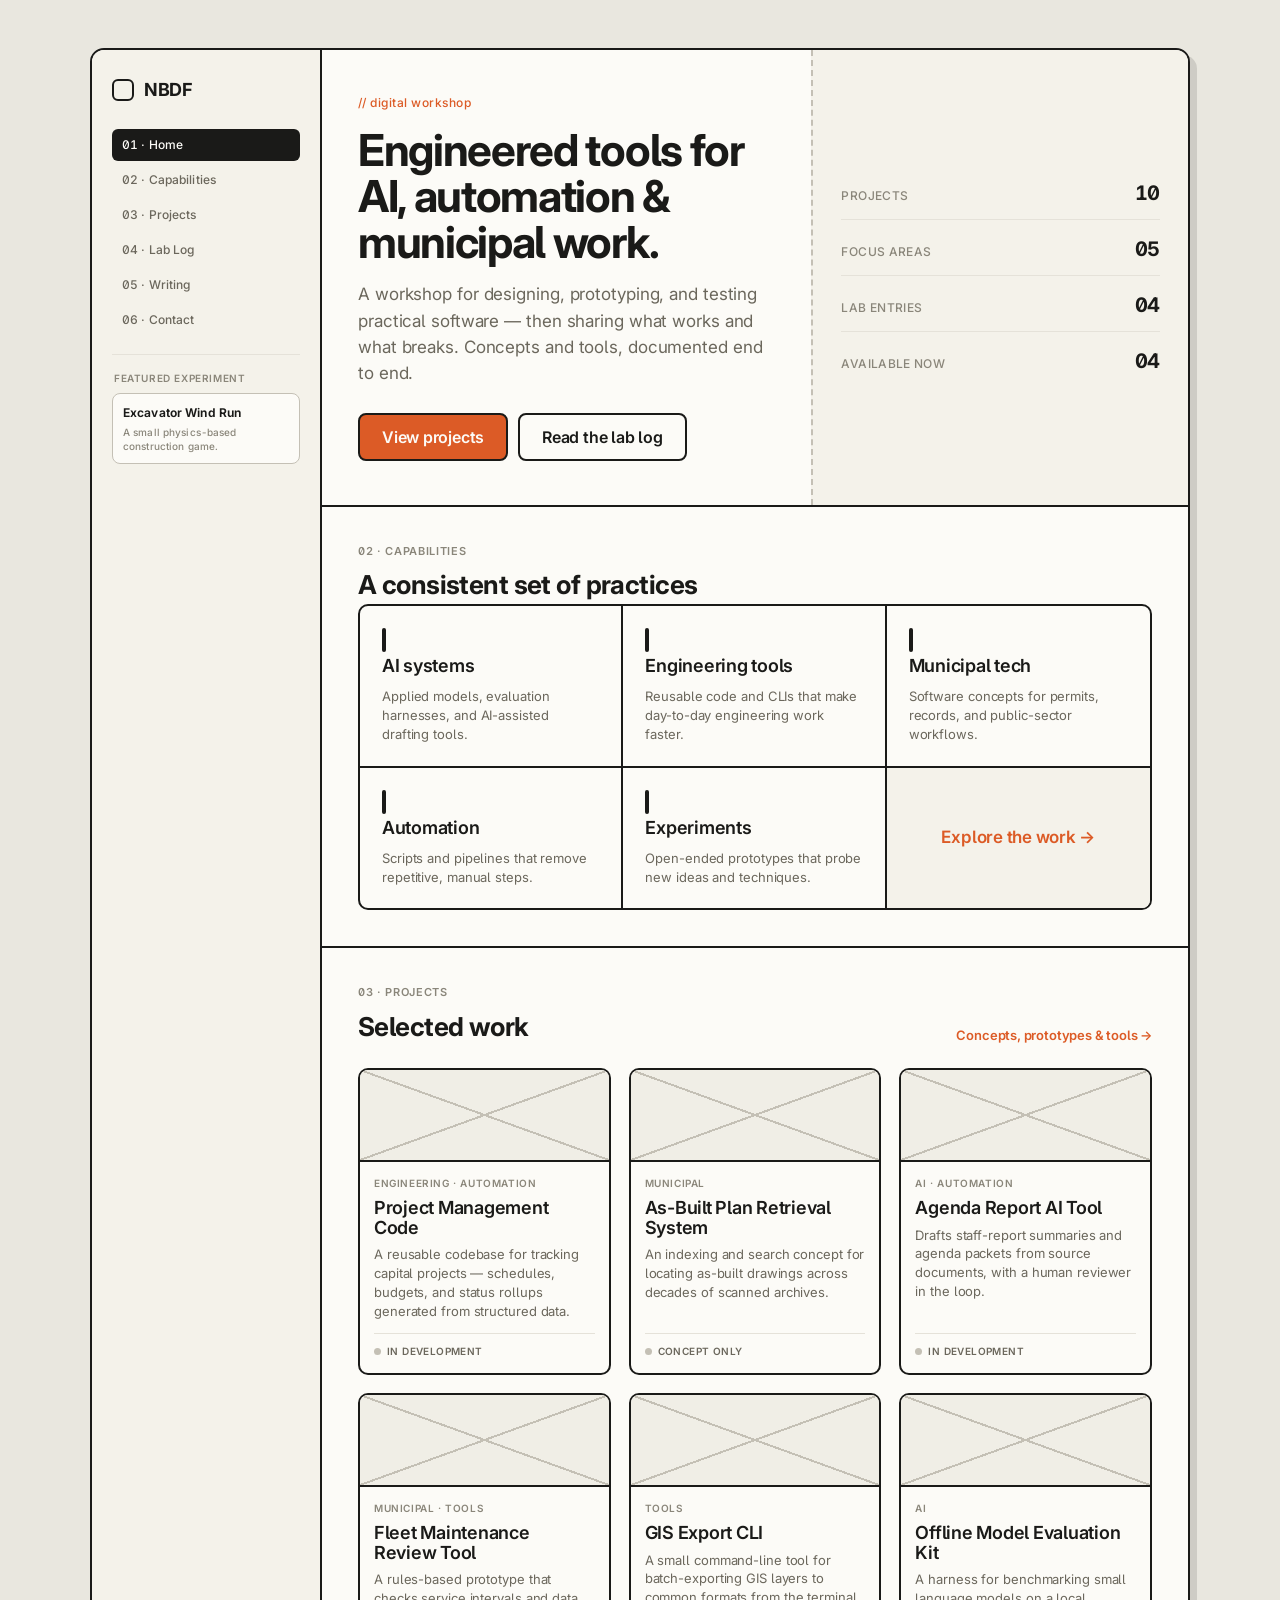
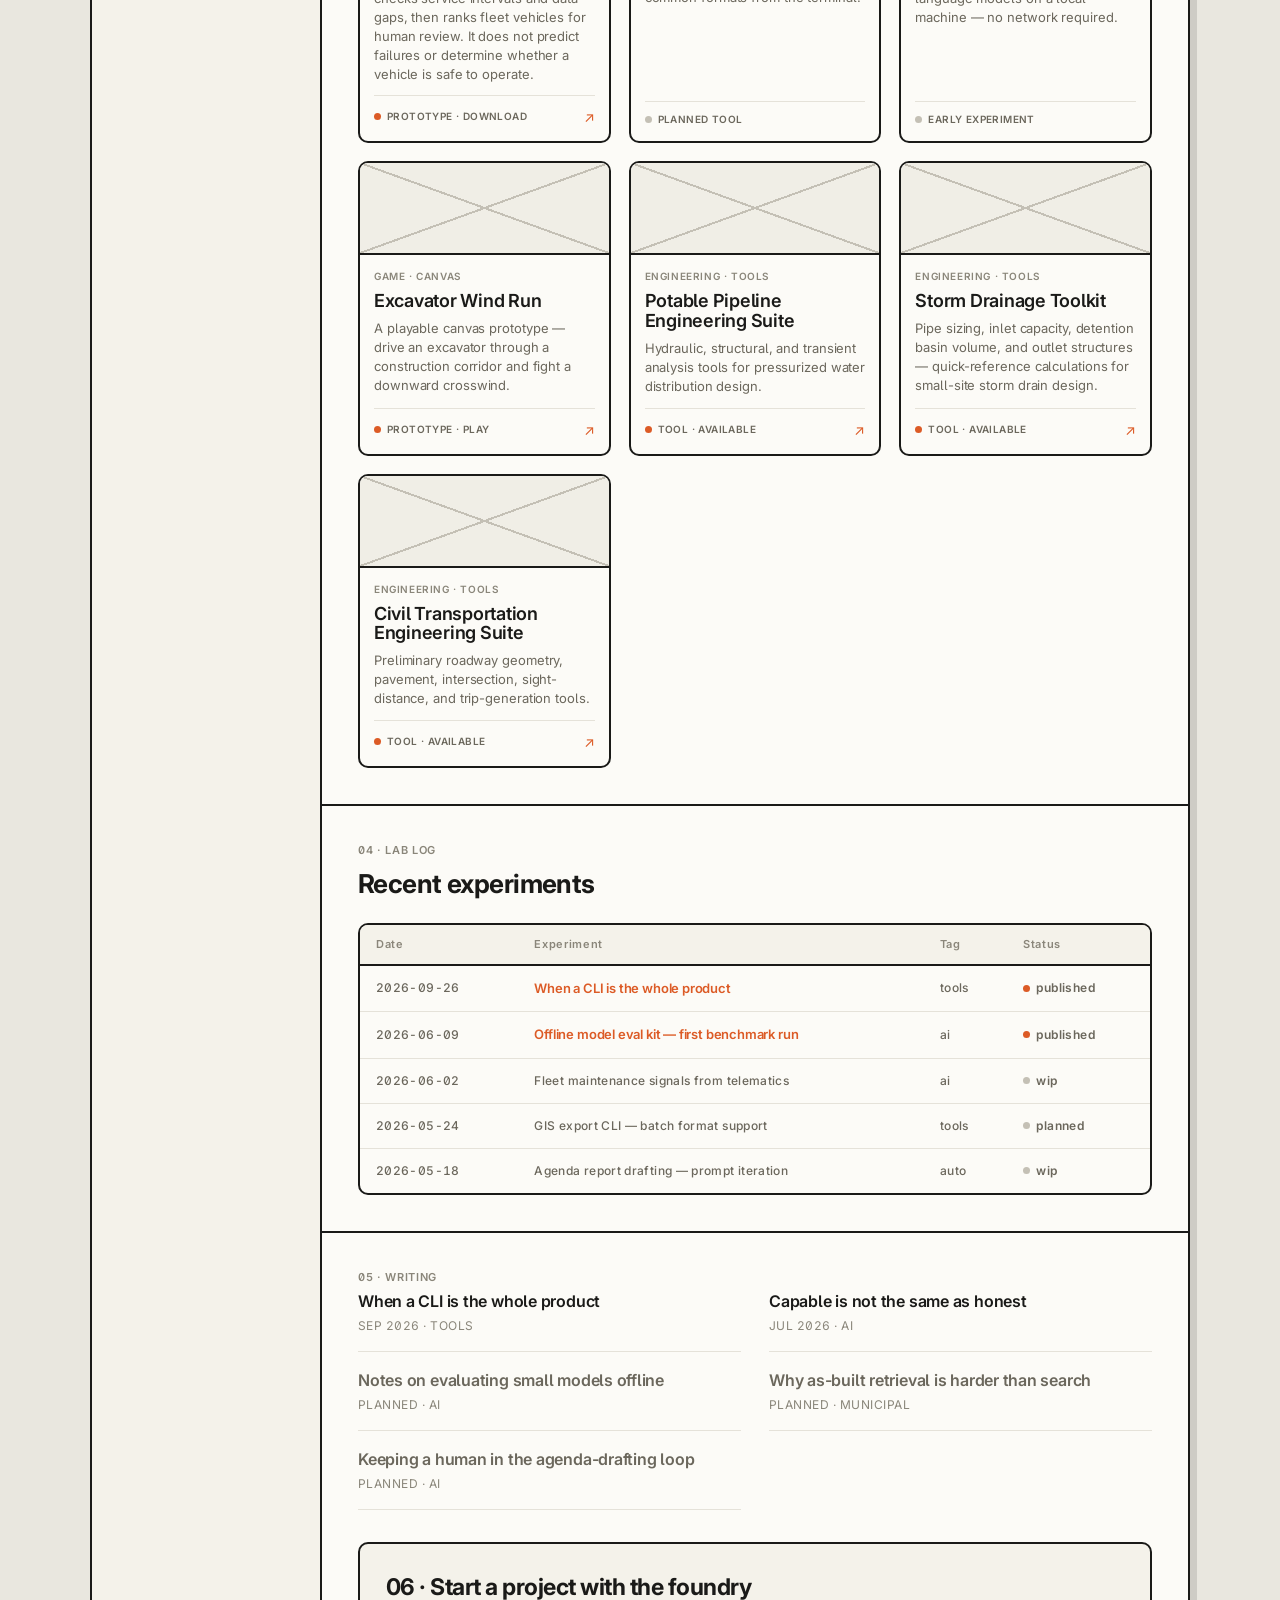
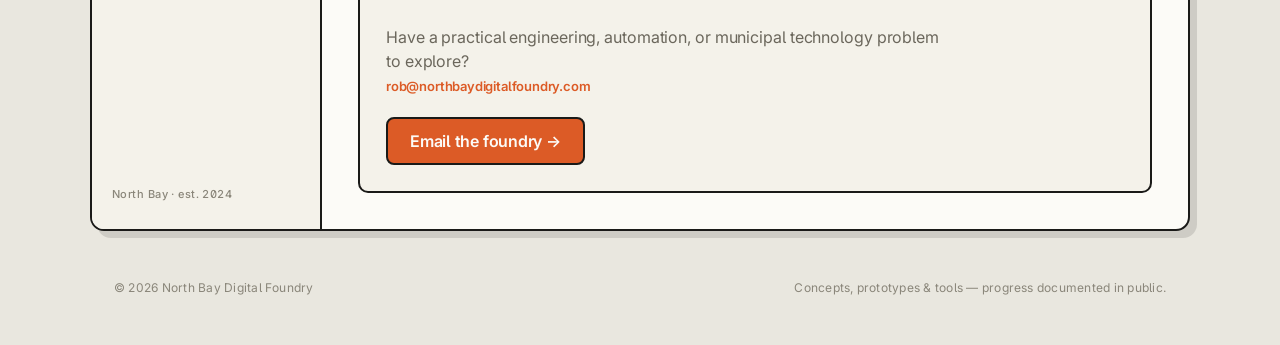
<file: index.html>
<!DOCTYPE html>
<html lang="en">
<head>
  <meta charset="utf-8">
  <meta name="viewport" content="width=device-width, initial-scale=1">
  <title>North Bay Digital Foundry — engineering, AI &amp; municipal technology</title>
  <meta name="description" content="A digital workshop where useful tools for AI, automation, engineering, and municipal technology are designed, prototyped, tested, and documented in public.">
  <meta name="color-scheme" content="light">

  <!-- Open Graph -->
  <meta property="og:type" content="website">
  <meta property="og:title" content="North Bay Digital Foundry">
  <meta property="og:description" content="Engineered tools and experiments for AI, automation, and municipal work — designed, tested, and documented in public.">

  <!-- Favicon: the NBDF mark -->
  <link rel="icon" href="data:image/svg+xml,%3Csvg xmlns='http://www.w3.org/2000/svg' viewBox='0 0 32 32'%3E%3Crect x='6' y='6' width='20' height='20' rx='4' fill='none' stroke='%231A1A18' stroke-width='3'/%3E%3C/svg%3E">

  <!-- Fonts -->
  <link rel="preconnect" href="https://fonts.googleapis.com">
  <link rel="preconnect" href="https://fonts.gstatic.com" crossorigin>
  <link href="https://fonts.googleapis.com/css2?family=Inter:wght@400;500;600;700;800&display=swap" rel="stylesheet">

  <link rel="stylesheet" href="assets/css/styles.css?v=20260726">
</head>
<body>
  <a class="skip-link" href="#overview">Skip to content</a>

  <div class="shell">

    <!-- ============ RAIL / INDEX ============ -->
    <header class="rail">
      <div class="rail__top">
        <span class="brand-mark" aria-hidden="true"></span>
        <span class="brand-name">NBDF</span>
        <button class="rail__toggle" type="button" aria-expanded="false" aria-controls="rail-nav">
          Menu
        </button>
      </div>

      <nav class="rail__nav" id="rail-nav" aria-label="Sections">
        <ol>
          <li><a href="#overview"     aria-current="true">01 · Home</a></li>
          <li><a href="#capabilities">02 · Capabilities</a></li>
          <li><a href="#projects">    03 · Projects</a></li>
          <li><a href="#lab">         04 · Lab Log</a></li>
          <li><a href="#writing">     05 · Writing</a></li>
          <li><a href="#contact">     06 · Contact</a></li>
        </ol>
        <div class="rail__feature">
          <p class="rail__feature-label">Featured experiment</p>
          <a href="excavator-wind-run.html">
            <span class="rail__feature-title">Excavator Wind Run</span>
            <span class="rail__feature-copy">A small physics-based construction game.</span>
          </a>
        </div>

      </nav>

      <p class="rail__meta">North Bay · est. 2024</p>
    </header>

    <!-- ============ CONTENT ============ -->
    <main class="content">

      <!-- 01 · OVERVIEW / HERO -->
      <section class="hero" id="overview" aria-labelledby="hero-title">
        <div class="hero__main">
          <p class="hero__kicker">// digital workshop</p>
          <h1 class="hero__title" id="hero-title">Engineered tools for AI, automation &amp; municipal work.</h1>
          <p class="hero__lede">A workshop for designing, prototyping, and testing practical software — then sharing what works and what breaks. Concepts and tools, documented end to end.</p>
          <div class="hero__actions">
            <a class="btn btn--primary" href="#projects">View projects</a>
            <a class="btn" href="#lab">Read the lab log</a>
          </div>
        </div>

        <div class="spec" aria-label="At a glance">
          <div class="spec__row"><span class="spec__label">PROJECTS</span><span class="spec__value tnum">10</span></div>
          <div class="spec__row"><span class="spec__label">FOCUS AREAS</span><span class="spec__value tnum">05</span></div>
          <div class="spec__row"><span class="spec__label">LAB ENTRIES</span><span class="spec__value tnum">04</span></div>
          <div class="spec__row"><span class="spec__label">AVAILABLE NOW</span><span class="spec__value tnum">04</span></div>
        </div>
      </section>

      <!-- 02 · CAPABILITIES -->
      <section class="section" id="capabilities" aria-labelledby="cap-title">
        <p class="eyebrow">02 · Capabilities</p>
        <h2 class="section__title" id="cap-title">A consistent set of practices</h2>

        <div class="matrix">
          <article class="matrix__cell">
            <span class="matrix__icon" aria-hidden="true"></span>
            <h3 class="matrix__name">AI systems</h3>
            <p class="matrix__desc">Applied models, evaluation harnesses, and AI-assisted drafting tools.</p>
          </article>
          <article class="matrix__cell">
            <span class="matrix__icon" aria-hidden="true"></span>
            <h3 class="matrix__name">Engineering tools</h3>
            <p class="matrix__desc">Reusable code and CLIs that make day-to-day engineering work faster.</p>
          </article>
          <article class="matrix__cell">
            <span class="matrix__icon" aria-hidden="true"></span>
            <h3 class="matrix__name">Municipal tech</h3>
            <p class="matrix__desc">Software concepts for permits, records, and public-sector workflows.</p>
          </article>
          <article class="matrix__cell">
            <span class="matrix__icon" aria-hidden="true"></span>
            <h3 class="matrix__name">Automation</h3>
            <p class="matrix__desc">Scripts and pipelines that remove repetitive, manual steps.</p>
          </article>
          <article class="matrix__cell">
            <span class="matrix__icon" aria-hidden="true"></span>
            <h3 class="matrix__name">Experiments</h3>
            <p class="matrix__desc">Open-ended prototypes that probe new ideas and techniques.</p>
          </article>
          <a class="matrix__cell matrix__cta" href="#projects">Explore the work →</a>
        </div>
      </section>

      <!-- 03 · PROJECTS -->
      <section class="section" id="projects" aria-labelledby="proj-title">
        <div class="section__head">
          <div>
            <p class="eyebrow">03 · Projects</p>
            <h2 class="section__title" id="proj-title">Selected work</h2>
          </div>
          <a class="link-accent" href="#contact">Concepts, prototypes &amp; tools →</a>
        </div>

        <div class="projects">

          <!-- Project Management Code -->
          <article class="card">
            <div class="card__thumb" aria-hidden="true"></div>
            <div class="card__body">
              <p class="card__cat">ENGINEERING · AUTOMATION</p>
              <h3 class="card__title">Project Management Code</h3>
              <p class="card__desc">A reusable codebase for tracking capital projects — schedules, budgets, and status rollups generated from structured data.</p>
              <div class="card__foot">
                <span class="status"><span class="dot dot--wip" aria-hidden="true"></span>IN DEVELOPMENT</span>
              </div>
            </div>
          </article>

          <!-- As-Built Plan Retrieval System -->
          <article class="card">
            <div class="card__thumb" aria-hidden="true"></div>
            <div class="card__body">
              <p class="card__cat">MUNICIPAL</p>
              <h3 class="card__title">As-Built Plan Retrieval System</h3>
              <p class="card__desc">An indexing and search concept for locating as-built drawings across decades of scanned archives.</p>
              <div class="card__foot">
                <span class="status"><span class="dot dot--wip" aria-hidden="true"></span>CONCEPT ONLY</span>
              </div>
            </div>
          </article>

          <!-- Agenda Report AI Tool -->
          <article class="card">
            <div class="card__thumb" aria-hidden="true"></div>
            <div class="card__body">
              <p class="card__cat">AI · AUTOMATION</p>
              <h3 class="card__title">Agenda Report AI Tool</h3>
              <p class="card__desc">Drafts staff-report summaries and agenda packets from source documents, with a human reviewer in the loop.</p>
              <div class="card__foot">
                <span class="status"><span class="dot dot--wip" aria-hidden="true"></span>IN DEVELOPMENT</span>
              </div>
            </div>
          </article>

          <!-- Fleet Maintenance Review Tool -->
          <a class="card" href="fleet-maintenance-review-tool.html">
            <div class="card__thumb" aria-hidden="true"></div>
            <div class="card__body">
              <p class="card__cat">MUNICIPAL · TOOLS</p>
              <h3 class="card__title">Fleet Maintenance Review Tool</h3>
              <p class="card__desc">A rules-based prototype that checks service intervals and data gaps, then ranks fleet vehicles for human review. It does not predict failures or determine whether a vehicle is safe to operate.</p>
              <div class="card__foot">
                <span class="status"><span class="dot" aria-hidden="true"></span>PROTOTYPE · DOWNLOAD</span>
                <span class="card__arrow" aria-hidden="true">↗</span>
              </div>
            </div>
          </a>

          <!-- GIS Export CLI -->
          <article class="card">
            <div class="card__thumb" aria-hidden="true"></div>
            <div class="card__body">
              <p class="card__cat">TOOLS</p>
              <h3 class="card__title">GIS Export CLI</h3>
              <p class="card__desc">A small command-line tool for batch-exporting GIS layers to common formats from the terminal.</p>
              <div class="card__foot">
                <span class="status"><span class="dot dot--wip" aria-hidden="true"></span>PLANNED TOOL</span>
              </div>
            </div>
          </article>

          <!-- Offline Model Evaluation Kit -->
          <article class="card">
            <div class="card__thumb" aria-hidden="true"></div>
            <div class="card__body">
              <p class="card__cat">AI</p>
              <h3 class="card__title">Offline Model Evaluation Kit</h3>
              <p class="card__desc">A harness for benchmarking small language models on a local machine — no network required.</p>
              <div class="card__foot">
                <span class="status"><span class="dot dot--wip" aria-hidden="true"></span>EARLY EXPERIMENT</span>
              </div>
            </div>
          </article>

          <!-- Excavator Wind Run -->
          <a class="card" href="excavator-wind-run.html">
            <div class="card__thumb" aria-hidden="true"></div>
            <div class="card__body">
              <p class="card__cat">GAME · CANVAS</p>
              <h3 class="card__title">Excavator Wind Run</h3>
              <p class="card__desc">A playable canvas prototype — drive an excavator through a construction corridor and fight a downward crosswind.</p>
              <div class="card__foot">
                <span class="status"><span class="dot" aria-hidden="true"></span>PROTOTYPE · PLAY</span>
                <span class="card__arrow" aria-hidden="true">↗</span>
              </div>
            </div>
          </a>

          <!-- Potable Pipeline Engineering Suite -->
          <a class="card" href="pipeline-calc.html">
            <div class="card__thumb" aria-hidden="true"></div>
            <div class="card__body">
              <p class="card__cat">ENGINEERING · TOOLS</p>
              <h3 class="card__title">Potable Pipeline Engineering Suite</h3>
              <p class="card__desc">Hydraulic, structural, and transient analysis tools for pressurized water distribution design.</p>
              <div class="card__foot">
                <span class="status"><span class="dot" aria-hidden="true"></span>TOOL · AVAILABLE</span>
                <span class="card__arrow" aria-hidden="true">↗</span>
              </div>
            </div>
          </a>

          <!-- Storm Drainage Toolkit -->
          <a class="card" href="storm-drainage-calc.html">
            <div class="card__thumb" aria-hidden="true"></div>
            <div class="card__body">
              <p class="card__cat">ENGINEERING · TOOLS</p>
              <h3 class="card__title">Storm Drainage Toolkit</h3>
              <p class="card__desc">Pipe sizing, inlet capacity, detention basin volume, and outlet structures — quick-reference calculations for small-site storm drain design.</p>
              <div class="card__foot">
                <span class="status"><span class="dot" aria-hidden="true"></span>TOOL · AVAILABLE</span>
                <span class="card__arrow" aria-hidden="true">↗</span>
              </div>
            </div>
          </a>

          <!-- Civil Transportation Engineering Suite -->
          <a class="card" href="transportation-calc.html">
            <div class="card__thumb" aria-hidden="true"></div>
            <div class="card__body">
              <p class="card__cat">ENGINEERING · TOOLS</p>
              <h3 class="card__title">Civil Transportation Engineering Suite</h3>
              <p class="card__desc">Preliminary roadway geometry, pavement, intersection, sight-distance, and trip-generation tools.</p>
              <div class="card__foot">
                <span class="status"><span class="dot" aria-hidden="true"></span>TOOL · AVAILABLE</span>
                <span class="card__arrow" aria-hidden="true">↗</span>
              </div>
            </div>
          </a>

        </div>
      </section>

      <!-- 04 · LAB LOG -->
      <section class="section" id="lab" aria-labelledby="lab-title">
        <p class="eyebrow">04 · Lab log</p>
        <h2 class="section__title" id="lab-title">Recent experiments</h2>

        <div class="table-wrap" style="margin-top: 20px;">
          <table class="log">
            <thead>
              <tr><th scope="col">Date</th><th scope="col">Experiment</th><th scope="col">Tag</th><th scope="col">Status</th></tr>
            </thead>
            <tbody>
              <tr>
                <td>2026-09-26</td>
                <td class="log__exp"><a class="link-accent" href="lab-log-002.html">When a CLI is the whole product</a></td>
                <td>tools</td>
                <td><span class="status"><span class="dot" aria-hidden="true"></span>published</span></td>
              </tr>
              <tr>
                <td>2026-06-09</td>
                <td class="log__exp"><a class="link-accent" href="lab-log-001.html">Offline model eval kit — first benchmark run</a></td>
                <td>ai</td>
                <td><span class="status"><span class="dot" aria-hidden="true"></span>published</span></td>
              </tr>
              <tr>
                <td>2026-06-02</td>
                <td class="log__exp">Fleet maintenance signals from telematics</td>
                <td>ai</td>
                <td><span class="status"><span class="dot dot--wip" aria-hidden="true"></span>wip</span></td>
              </tr>
              <tr>
                <td>2026-05-24</td>
                <td class="log__exp">GIS export CLI — batch format support</td>
                <td>tools</td>
                <td><span class="status"><span class="dot dot--wip" aria-hidden="true"></span>planned</span></td>
              </tr>
              <tr>
                <td>2026-05-18</td>
                <td class="log__exp">Agenda report drafting — prompt iteration</td>
                <td>auto</td>
                <td><span class="status"><span class="dot dot--wip" aria-hidden="true"></span>wip</span></td>
              </tr>
            </tbody>
          </table>
        </div>
      </section>

      <!-- 05 · WRITING + 06 · CONTACT -->
      <section class="section" id="writing" aria-labelledby="writing-title">
        <p class="eyebrow" id="writing-title">05 · Writing</p>

        <div class="writing">
          <a class="post" href="lab-log-002.html"><h3 class="post__title">When a CLI is the whole product</h3><span class="post__meta">SEP 2026 · TOOLS</span></a>
          <a class="post" href="lab-log-001.html"><h3 class="post__title">Capable is not the same as honest</h3><span class="post__meta">JUL 2026 · AI</span></a>
          <article class="post post--planned"><h3 class="post__title">Notes on evaluating small models offline</h3><span class="post__meta">PLANNED · AI</span></article>
          <article class="post post--planned"><h3 class="post__title">Why as-built retrieval is harder than search</h3><span class="post__meta">PLANNED · MUNICIPAL</span></article>
          <article class="post post--planned"><h3 class="post__title">Keeping a human in the agenda-drafting loop</h3><span class="post__meta">PLANNED · AI</span></article>
        </div>

        <div class="cta" id="contact">
          <h2 class="cta__title">06 · Start a project with the foundry</h2>
          <p class="cta__copy">Have a practical engineering, automation, or municipal technology problem to explore?<br><a class="link-accent" href="mailto:rob@northbaydigitalfoundry.com">rob@northbaydigitalfoundry.com</a></p>
          <a class="btn btn--primary" href="mailto:rob@northbaydigitalfoundry.com">Email the foundry →</a>
        </div>
      </section>

    </main>
  </div>

  <footer class="colophon">
    <span>© <span id="year">2026</span> North Bay Digital Foundry</span>
    <span>Concepts, prototypes &amp; tools — progress documented in public.</span>
  </footer>

  <script src="assets/js/main.js" defer></script>
</body>
</html>
</file>
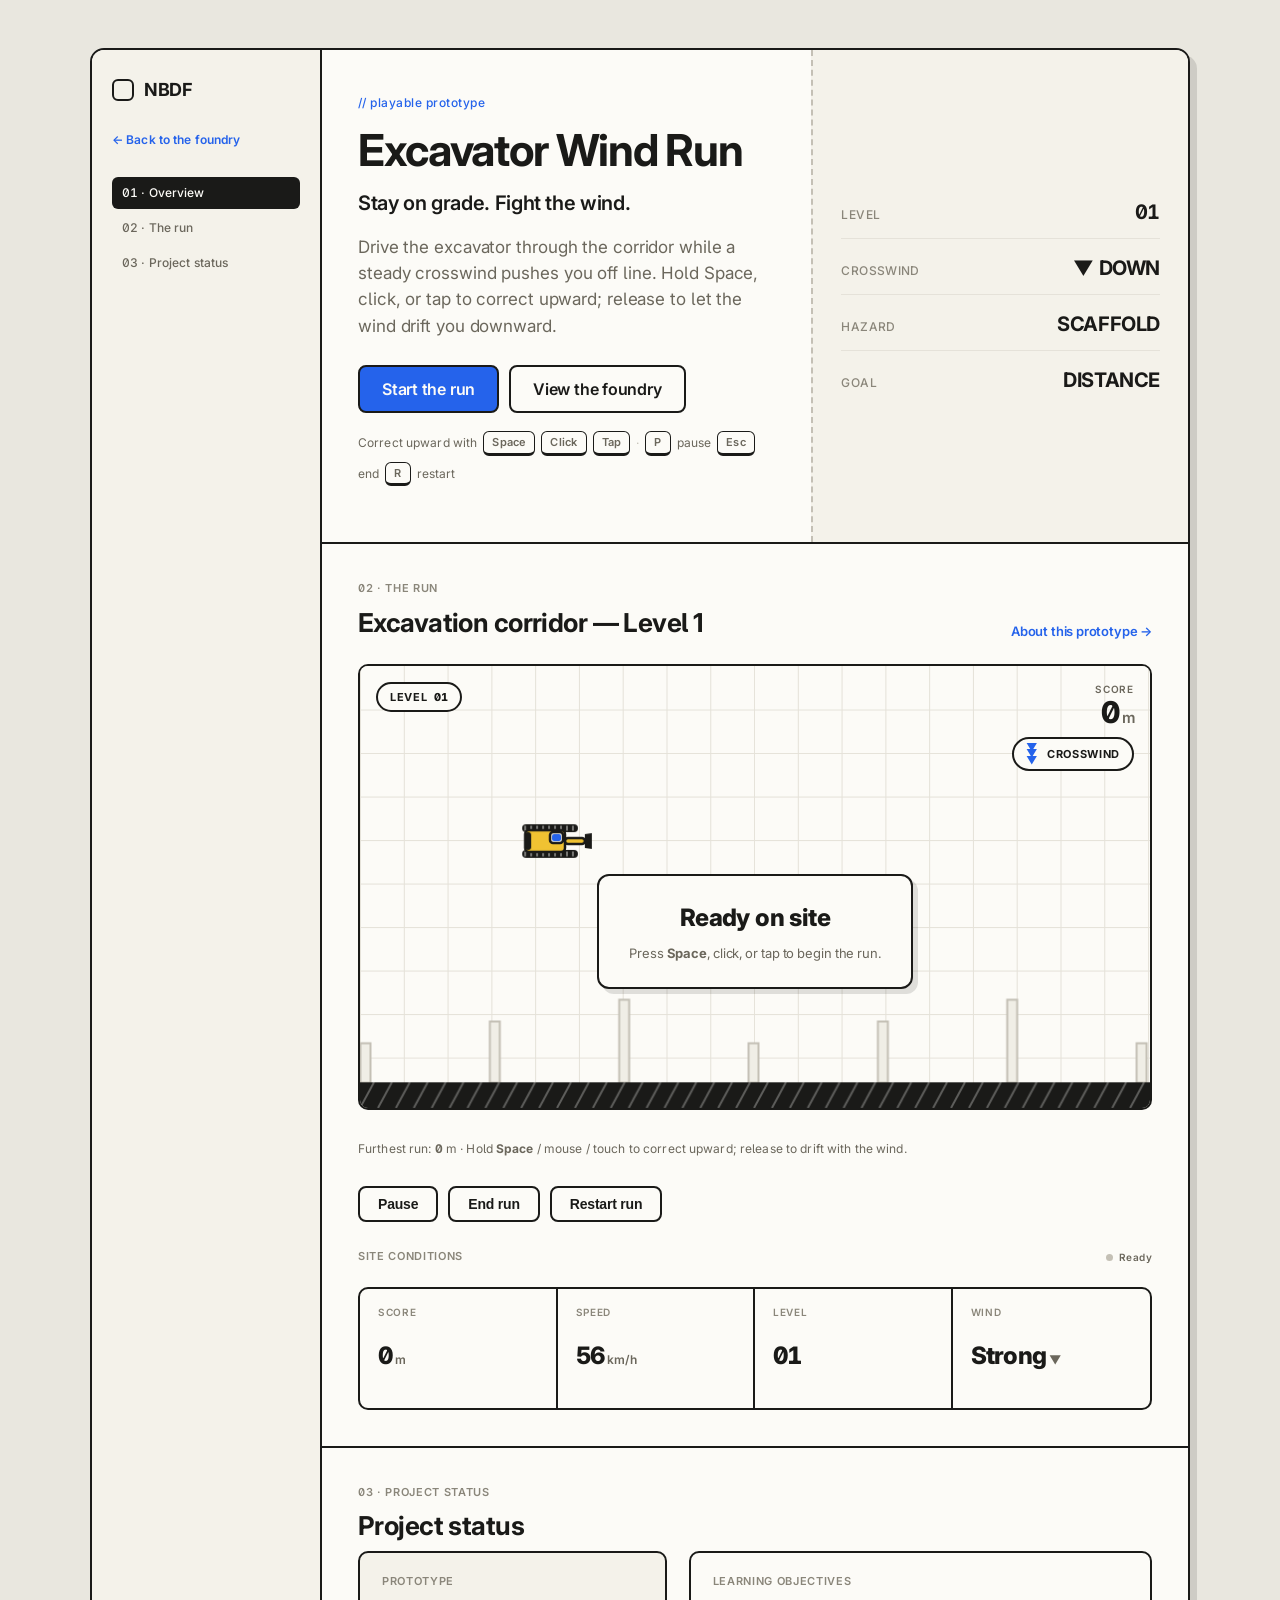
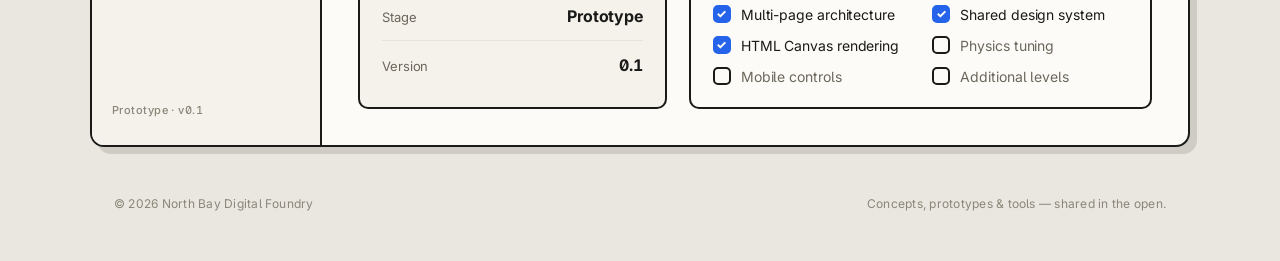
<file: excavator-wind-run.html>
<!DOCTYPE html>
<html lang="en">
<head>
  <meta charset="utf-8">
  <meta name="viewport" content="width=device-width, initial-scale=1">
  <title>Excavator Wind Run — North Bay Digital Foundry</title>
  <meta name="description" content="A playable HTML-canvas prototype: drive an excavator through a construction corridor, stay on grade, and fight a constant downward crosswind.">
  <meta name="color-scheme" content="light">

  <!-- Open Graph -->
  <meta property="og:type" content="website">
  <meta property="og:title" content="Excavator Wind Run — North Bay Digital Foundry">
  <meta property="og:description" content="Stay on grade. Fight the wind. A canvas game prototype from the foundry.">

  <!-- Favicon: the NBDF mark -->
  <link rel="icon" href="data:image/svg+xml,%3Csvg xmlns='http://www.w3.org/2000/svg' viewBox='0 0 32 32'%3E%3Crect x='6' y='6' width='20' height='20' rx='4' fill='none' stroke='%231A1A18' stroke-width='3'/%3E%3C/svg%3E">

  <!-- Fonts -->
  <link rel="preconnect" href="https://fonts.googleapis.com">
  <link rel="preconnect" href="https://fonts.gstatic.com" crossorigin>
  <link href="https://fonts.googleapis.com/css2?family=Inter:wght@400;500;600;700;800&display=swap" rel="stylesheet">

  <!-- Shared design system, then page-specific styles.
       Relative paths so the page renders styled whether it is served from a
       web root OR opened directly as a local file (file://). -->
  <link rel="stylesheet" href="assets/css/styles.css">
  <link rel="stylesheet" href="assets/css/excavator-wind-run.css">
</head>
<body>
  <a class="skip-link" href="#run">Skip to the game</a>

  <div class="shell">

    <!-- ============ RAIL / INDEX ============ -->
    <header class="rail">
      <div class="rail__top">
        <span class="brand-mark" aria-hidden="true"></span>
        <span class="brand-name">NBDF</span>
        <button class="rail__toggle" type="button" aria-expanded="false" aria-controls="rail-nav">
          Menu
        </button>
      </div>

      <a class="rail__home" href="index.html">← Back to the foundry</a>

      <nav class="rail__nav" id="rail-nav" aria-label="Sections">
        <ol>
          <li><a href="#overview" aria-current="true">01 · Overview</a></li>
          <li><a href="#run">         02 · The run</a></li>
          <li><a href="#status">      03 · Project status</a></li>
        </ol>
      </nav>

      <p class="rail__meta">Prototype · v0.1</p>
    </header>

    <!-- ============ CONTENT ============ -->
    <main class="content">

      <!-- 01 · OVERVIEW / HERO -->
      <section class="hero" id="overview" aria-labelledby="hero-title">
        <div class="hero__main">
          <p class="hero__kicker">// playable prototype</p>
          <h1 class="hero__title" id="hero-title">Excavator Wind Run</h1>
          <p class="hero__tagline">Stay on grade. Fight the wind.</p>
          <p class="hero__lede">Drive the excavator through the corridor while a steady crosswind pushes you off line. Hold Space, click, or tap to correct upward; release to let the wind drift you downward.</p>

          <div class="hero__actions">
            <a class="btn btn--primary" href="#run">Start the run</a>
            <a class="btn" href="index.html">View the foundry</a>
          </div>

          <p class="keyhint">
            Correct upward with
            <span class="kbd">Space</span>
            <span class="kbd">Click</span>
            <span class="kbd">Tap</span>
            <span class="keyhint__sep" aria-hidden="true">·</span>
            <span class="kbd">P</span> pause
            <span class="kbd">Esc</span> end
            <span class="kbd">R</span> restart
          </p>
        </div>

        <!-- Briefing spec block (reuses the shared .spec component) -->
        <div class="spec" aria-label="Run briefing">
          <div class="spec__row"><span class="spec__label">LEVEL</span><span class="spec__value tnum">01</span></div>
          <div class="spec__row"><span class="spec__label">CROSSWIND</span><span class="spec__value">▼ DOWN</span></div>
          <div class="spec__row"><span class="spec__label">HAZARD</span><span class="spec__value">SCAFFOLD</span></div>
          <div class="spec__row"><span class="spec__label">GOAL</span><span class="spec__value">DISTANCE</span></div>
        </div>
      </section>

      <!-- 02 · THE RUN (game) -->
      <section class="section" id="run" aria-labelledby="run-title">
        <div class="section__head">
          <div>
            <p class="eyebrow">02 · The run</p>
            <h2 class="section__title" id="run-title">Excavation corridor — Level 1</h2>
          </div>
          <a class="link-accent" href="#status">About this prototype →</a>
        </div>

        <!-- The playfield -->
        <div class="stage" id="stage">
          <canvas class="stage__canvas" id="game"
                  role="img"
                  aria-label="Excavator Wind Run game. Hold space, click, or tap to correct against the crosswind. P pauses, Escape ends the run, R restarts."></canvas>

          <!-- DOM HUD overlay (crisp text on top of the canvas) -->
          <div class="hud" aria-hidden="true">
            <div class="hud__top">
              <span class="tag">Level <span class="num" id="hud-level">01</span></span>

              <div style="display:flex; flex-direction:column; align-items:flex-end; gap:8px;">
                <div class="hud__dist">
                  <span class="k">Score</span>
                  <span class="v"><span id="hud-dist">0</span><small> m</small></span>
                </div>
                <span class="wind">
                  <span class="wind__chevrons"><span>▼</span><span>▼</span><span>▼</span></span>
                  Crosswind
                </span>
              </div>
            </div>

            <!-- Start / crash message -->
            <div class="hud__center">
              <div class="msg" id="msg">
                <p class="msg__title" id="msg-title">Ready on site</p>
                <p class="msg__sub" id="msg-sub">Press <strong>Space</strong>, click, or tap to begin the run.</p>
              </div>
            </div>
          </div>
        </div>

        <!-- Controls -->
        <div class="controls">
          <p class="controls__hint">Furthest run: <strong id="st-best" class="tnum">0</strong> m · Hold <strong>Space</strong> / mouse / touch to correct upward; release to drift with the wind.</p>
          <div class="controls__buttons">
            <button class="btn btn--sm" type="button" id="pause">Pause</button>
            <button class="btn btn--sm" type="button" id="end">End run</button>
            <button class="btn btn--sm" type="button" id="restart">Restart run</button>
          </div>
        </div>

        <!-- Site Conditions: live dashboard (Level Telemetry, renamed) -->
        <div class="section__head" style="margin-top:26px; margin-bottom:14px;">
          <p class="eyebrow" style="margin:0;">Site conditions</p>
          <span class="status" id="st-status"><span class="dot dot--wip" aria-hidden="true"></span>Ready</span>
        </div>
        <div class="conditions" aria-label="Live site conditions">
          <div class="stat">
            <p class="stat__label">Score</p>
            <p class="stat__value"><span id="m-score">0</span><small> m</small></p>
          </div>
          <div class="stat">
            <p class="stat__label">Speed</p>
            <p class="stat__value"><span id="m-speed">0</span><small> km/h</small></p>
          </div>
          <div class="stat">
            <p class="stat__label">Level</p>
            <p class="stat__value tnum" id="m-level">01</p>
          </div>
          <div class="stat">
            <p class="stat__label">Wind</p>
            <p class="stat__value" id="m-wind">Strong<small> ▼</small></p>
          </div>
        </div>
      </section>

      <!-- 03 · PROJECT STATUS -->
      <section class="section" id="status" aria-labelledby="status-title">
        <p class="eyebrow">03 · Project status</p>
        <h2 class="section__title" id="status-title">Project status</h2>

        <div class="status-cols">
          <!-- Prototype / version -->
          <div class="panel panel--alt">
            <p class="panel__label">Prototype</p>
            <div class="statusline">
              <span class="statusline__k">Stage</span>
              <span class="statusline__v">Prototype</span>
            </div>
            <div class="statusline">
              <span class="statusline__k">Version</span>
              <span class="statusline__v tnum">0.1</span>
            </div>
          </div>

          <!-- Learning objectives -->
          <div class="panel">
            <p class="panel__label">Learning objectives</p>
            <ul class="objectives">
              <li class="done"><span class="box" aria-hidden="true">✓</span><span>Multi-page architecture</span></li>
              <li class="done"><span class="box" aria-hidden="true">✓</span><span>Shared design system</span></li>
              <li class="done"><span class="box" aria-hidden="true">✓</span><span>HTML Canvas rendering</span></li>
              <li class="todo"><span class="box" aria-hidden="true"></span><span>Physics tuning</span></li>
              <li class="todo"><span class="box" aria-hidden="true"></span><span>Mobile controls</span></li>
              <li class="todo"><span class="box" aria-hidden="true"></span><span>Additional levels</span></li>
            </ul>
          </div>
        </div>
      </section>

    </main>
  </div>

  <footer class="colophon">
    <span>© <span id="year">2026</span> North Bay Digital Foundry</span>
    <span>Concepts, prototypes &amp; tools — shared in the open.</span>
  </footer>

  <!-- Shared progressive enhancement (nav toggle, scroll-spy, year) -->
  <script src="assets/js/main.js" defer></script>
  <!-- The game -->
  <script src="assets/js/excavator-wind-run.js" defer></script>
</body>
</html>
</file>
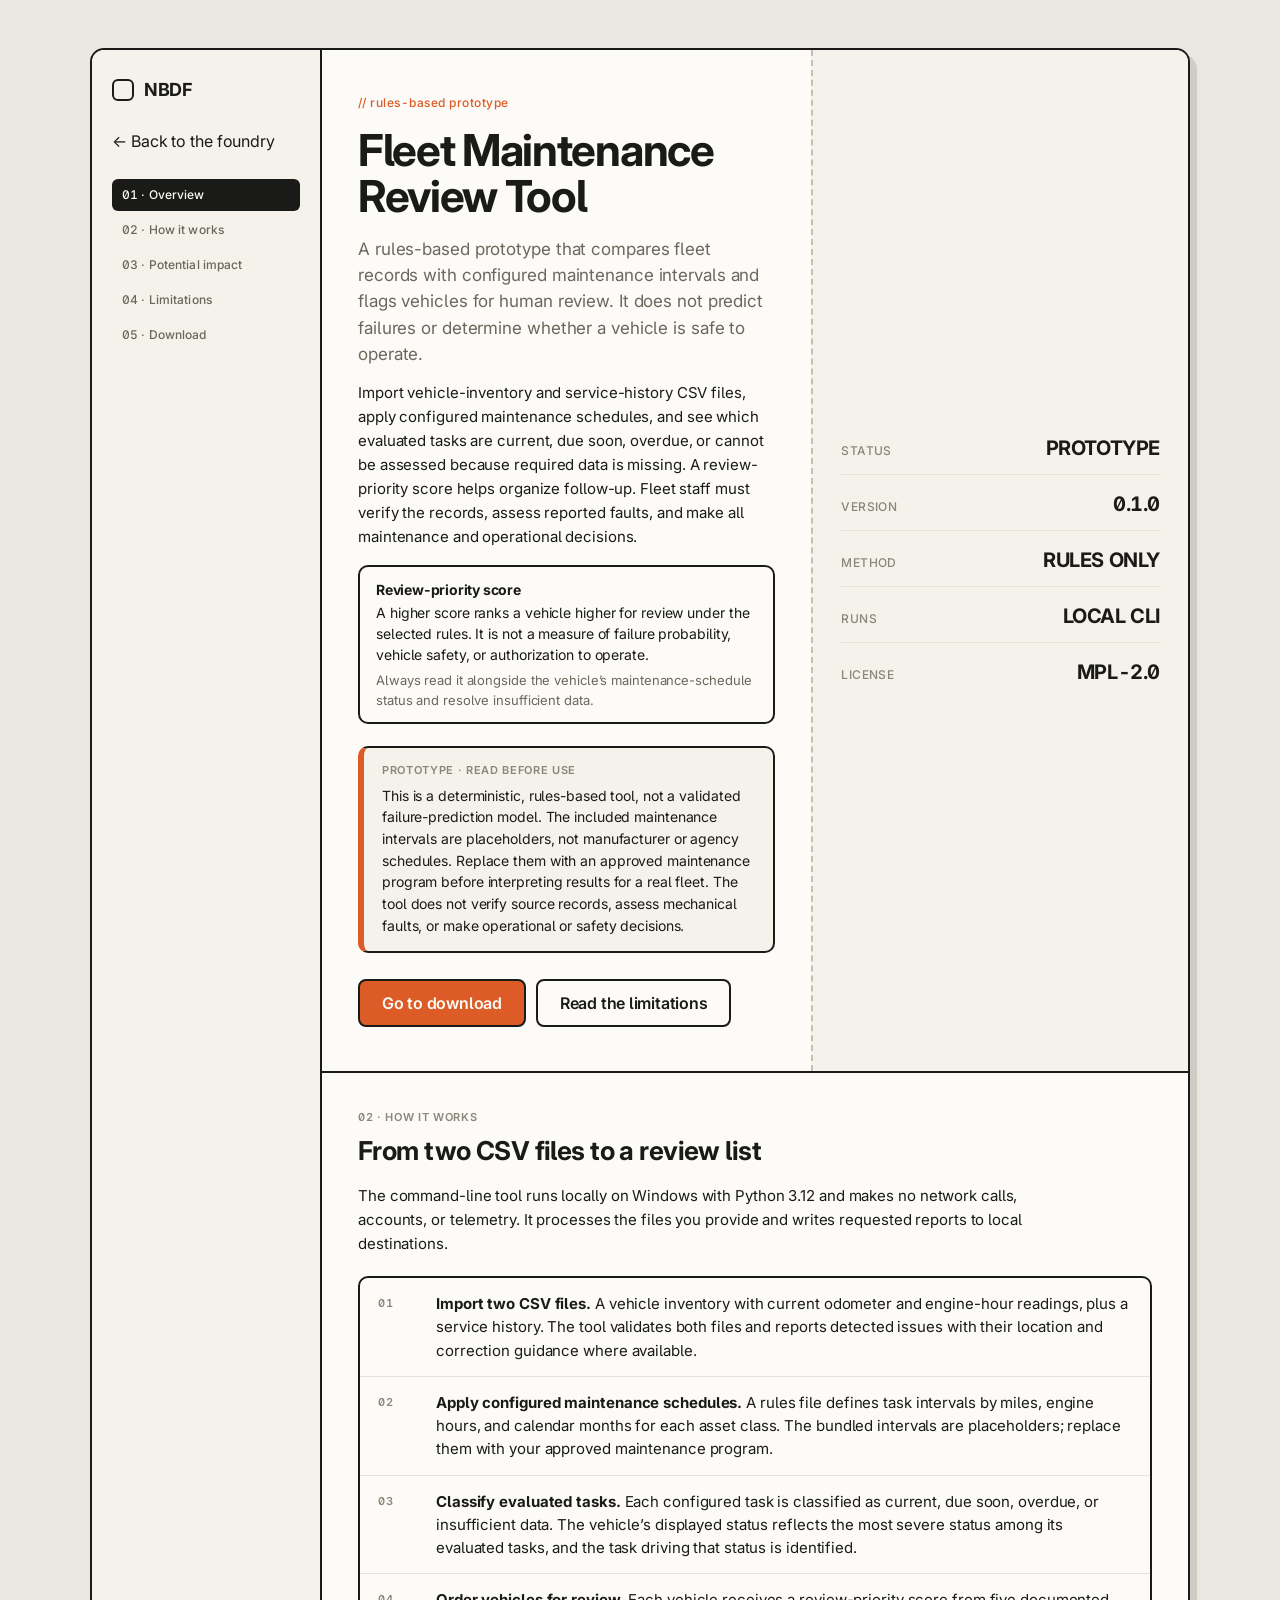
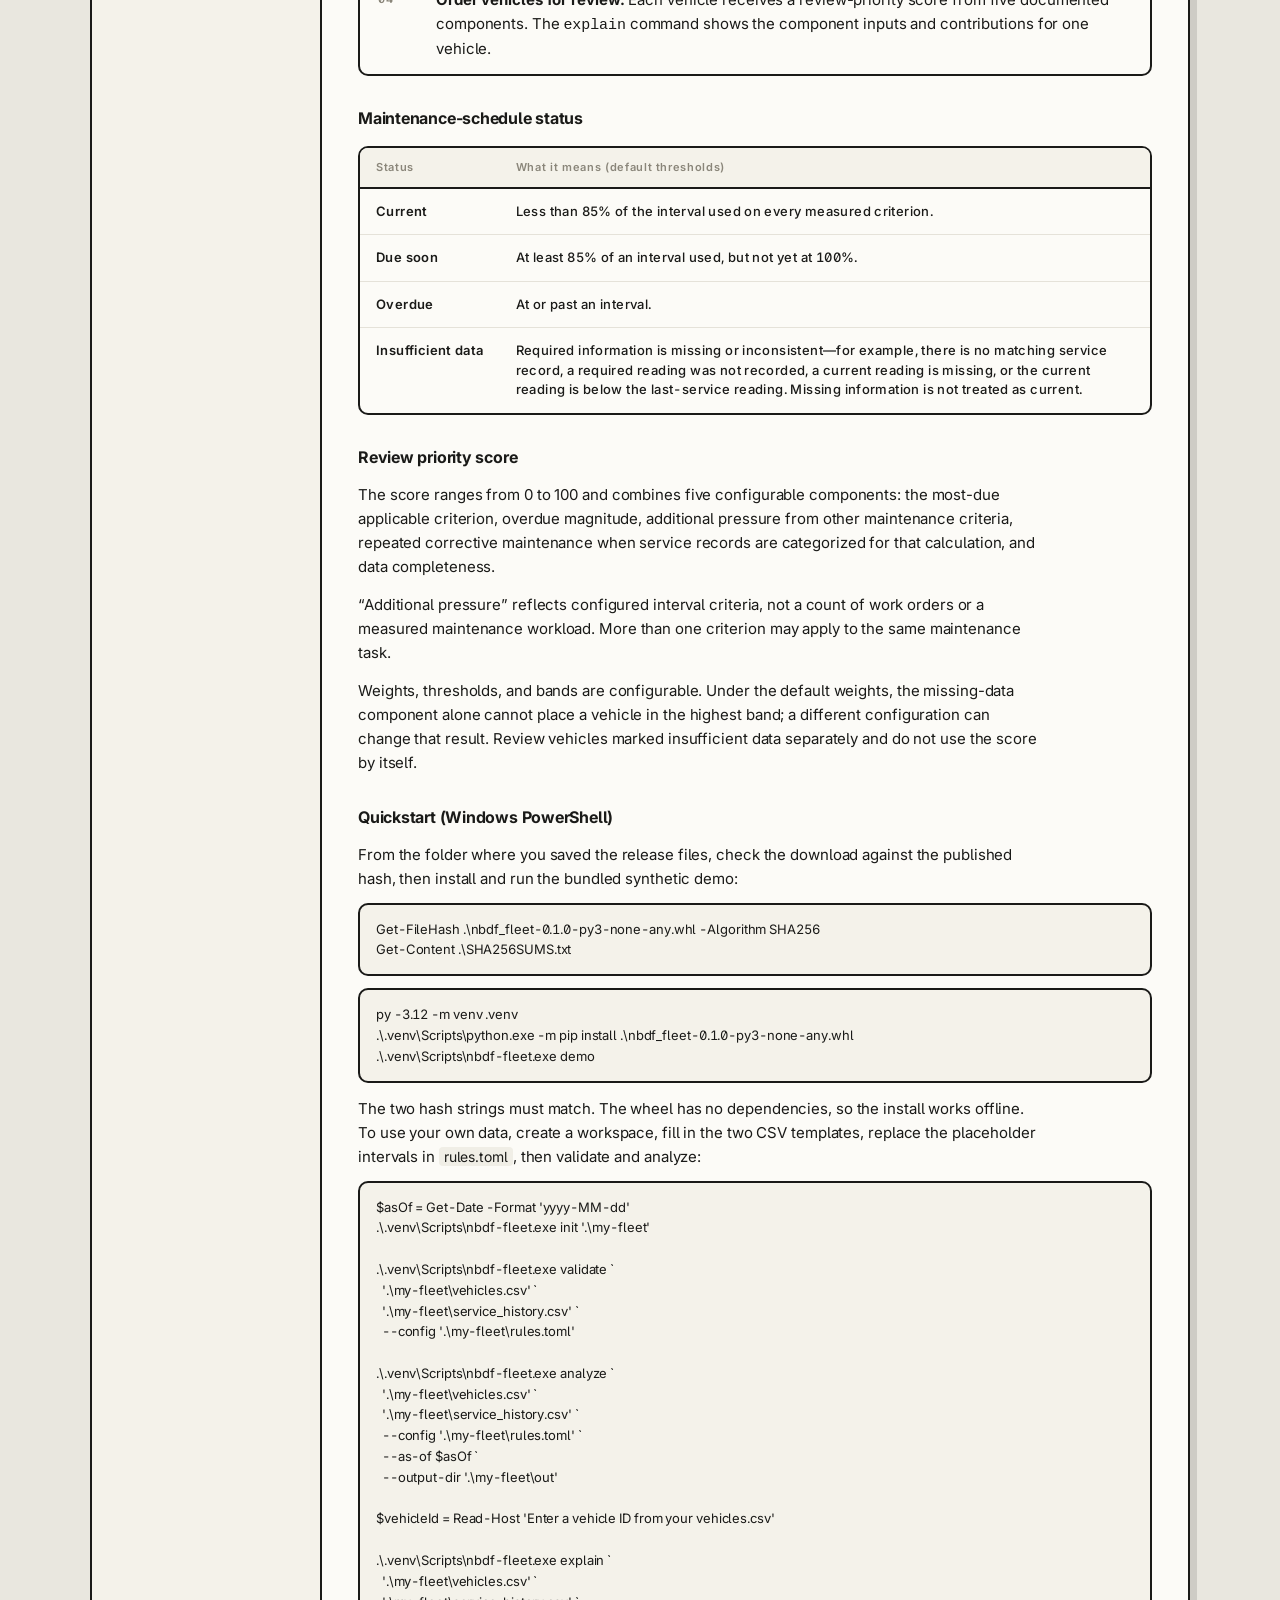
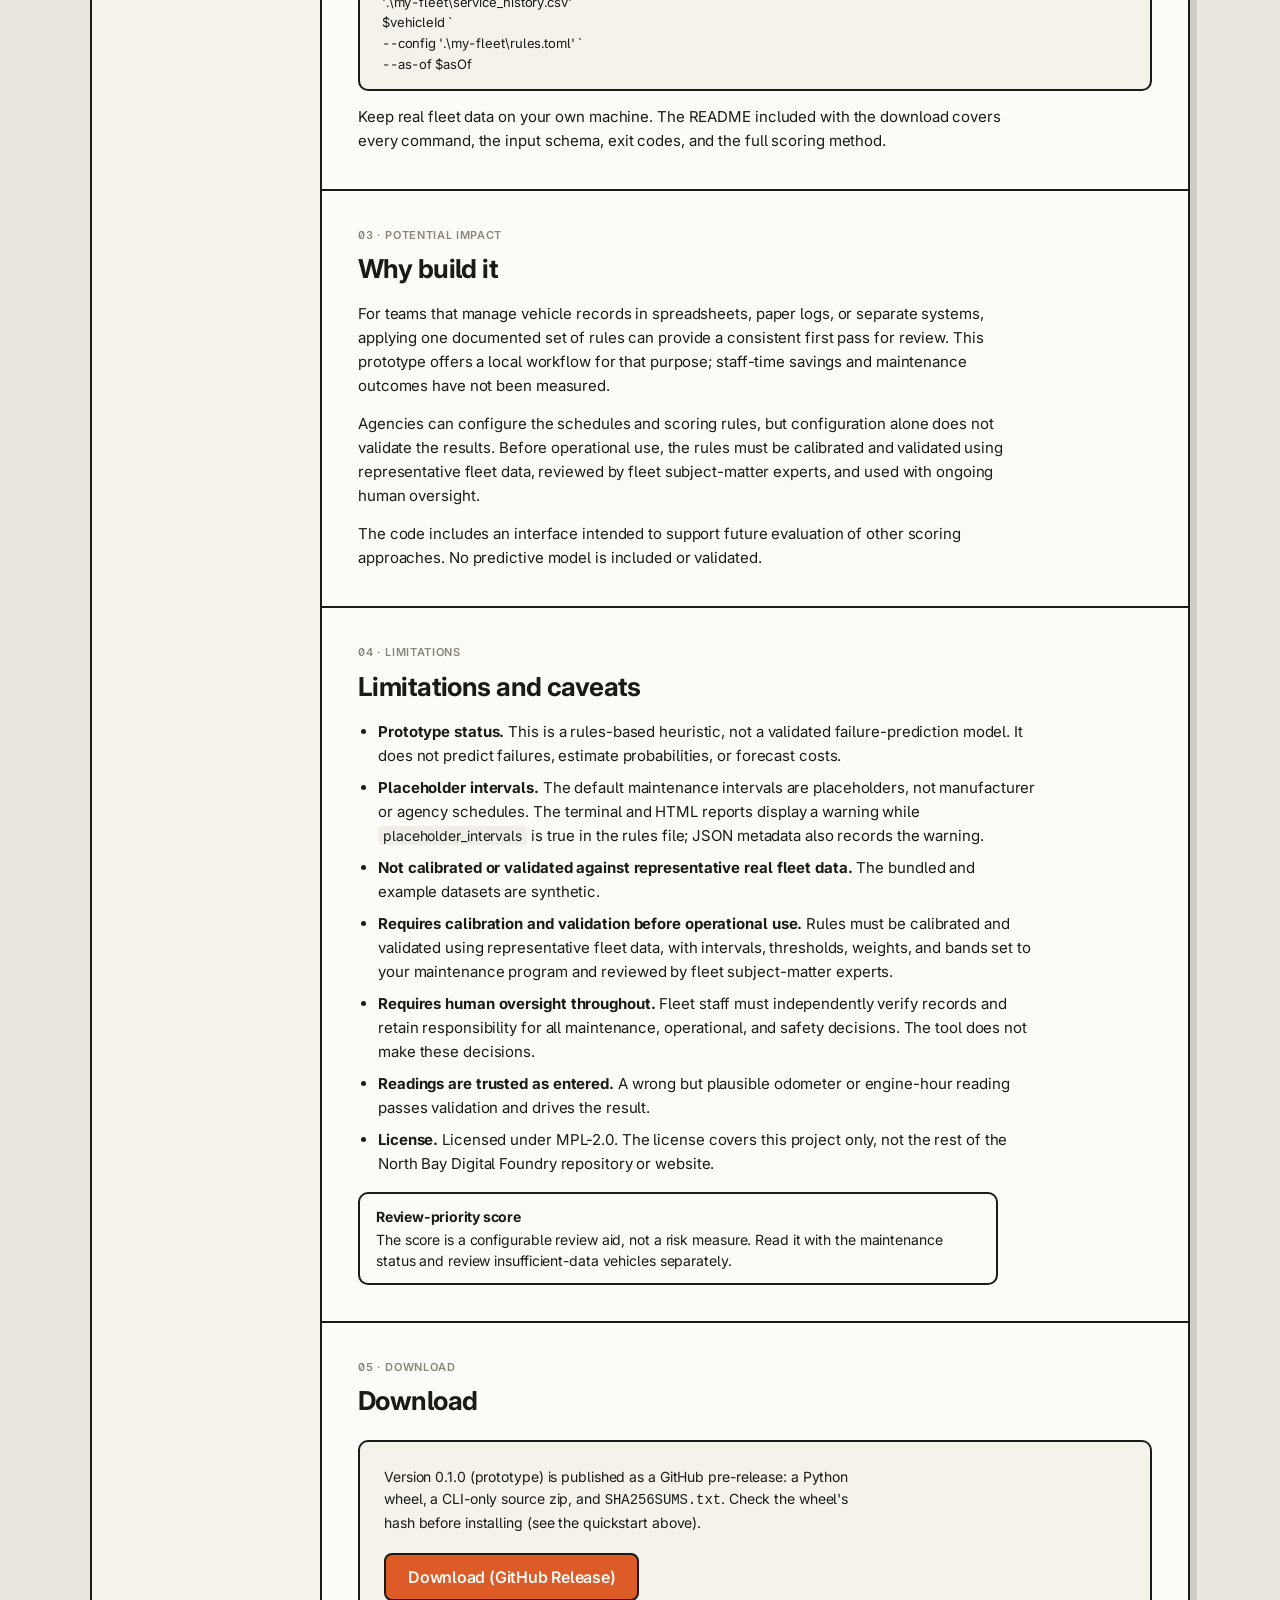
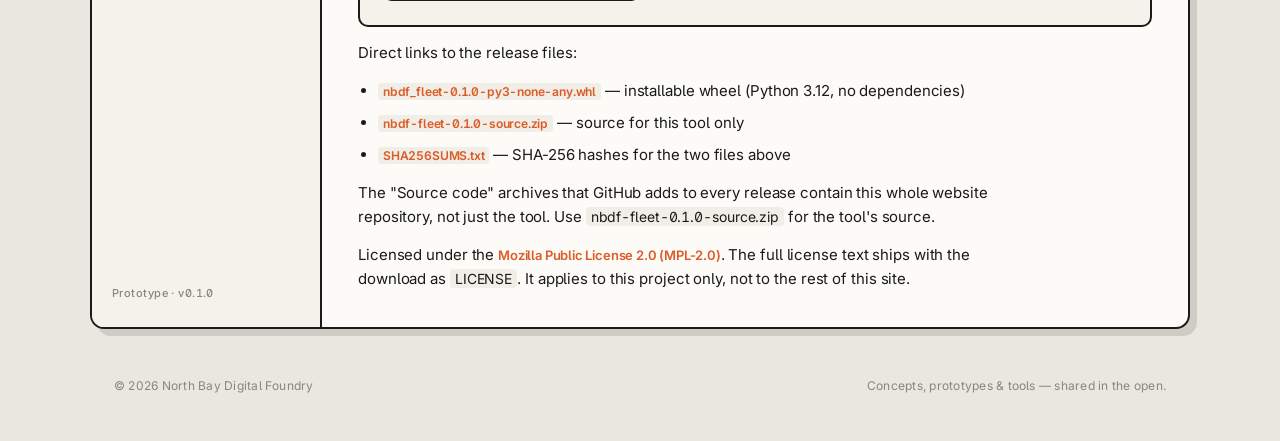
<file: fleet-maintenance-review-tool.html>
<!DOCTYPE html>
<html lang="en">
<head>
  <meta charset="utf-8">
  <meta name="viewport" content="width=device-width, initial-scale=1">
  <title>Fleet Maintenance Review Tool — North Bay Digital Foundry</title>
  <meta name="description" content="A rules-based prototype that checks service intervals and data gaps, then ranks fleet vehicles for human review. It does not predict failures or determine whether a vehicle is safe to operate.">
  <meta name="color-scheme" content="light">

  <link rel="canonical" href="https://northbaydigitalfoundry.com/fleet-maintenance-review-tool">

  <!-- Open Graph -->
  <meta property="og:type" content="website">
  <meta property="og:title" content="Fleet Maintenance Review Tool — North Bay Digital Foundry">
  <meta property="og:description" content="A rules-based prototype that checks service intervals and data gaps, then ranks fleet vehicles for human review.">

  <!-- Favicon: the NBDF mark -->
  <link rel="icon" href="data:image/svg+xml,%3Csvg xmlns='http://www.w3.org/2000/svg' viewBox='0 0 32 32'%3E%3Crect x='6' y='6' width='20' height='20' rx='4' fill='none' stroke='%231A1A18' stroke-width='3'/%3E%3C/svg%3E">

  <!-- Fonts -->
  <link rel="preconnect" href="https://fonts.googleapis.com">
  <link rel="preconnect" href="https://fonts.gstatic.com" crossorigin>
  <link href="https://fonts.googleapis.com/css2?family=Inter:wght@400;500;600;700;800&display=swap" rel="stylesheet">

  <!-- Shared design system, then page-specific styles. -->
  <link rel="stylesheet" href="assets/css/styles.css">
  <link rel="stylesheet" href="assets/css/fleet-maintenance-review-tool.css">
</head>
<body>
  <a class="skip-link" href="#overview">Skip to content</a>

  <div class="shell">

    <!-- ============ RAIL / INDEX ============ -->
    <header class="rail">
      <div class="rail__top">
        <span class="brand-mark" aria-hidden="true"></span>
        <span class="brand-name">NBDF</span>
        <button class="rail__toggle" type="button" aria-expanded="false" aria-controls="rail-nav">
          Menu
        </button>
      </div>

      <a class="rail__home" href="index.html">← Back to the foundry</a>

      <nav class="rail__nav" id="rail-nav" aria-label="Sections">
        <ol>
          <li><a href="#overview" aria-current="true">01 · Overview</a></li>
          <li><a href="#how-it-works">02 · How it works</a></li>
          <li><a href="#impact">      03 · Potential impact</a></li>
          <li><a href="#limitations"> 04 · Limitations</a></li>
          <li><a href="#download">    05 · Download</a></li>
        </ol>
      </nav>

      <p class="rail__meta">Prototype · v0.1.0</p>
    </header>

    <!-- ============ CONTENT ============ -->
    <main class="content">

      <!-- 01 · OVERVIEW / HERO -->
      <section class="hero" id="overview" aria-labelledby="hero-title">
        <div class="hero__main">
          <p class="hero__kicker">// rules-based prototype</p>
          <h1 class="hero__title" id="hero-title">Fleet Maintenance Review Tool</h1>
          <p class="hero__lede">A rules-based prototype that compares fleet records with configured maintenance intervals and flags vehicles for human review. It does not predict failures or determine whether a vehicle is safe to operate.</p>
          <p class="nbdf-intro">Import vehicle-inventory and service-history CSV files, apply configured maintenance schedules, and see which evaluated tasks are current, due soon, overdue, or cannot be assessed because required data is missing. A review-priority score helps organize follow-up. Fleet staff must verify the records, assess reported faults, and make all maintenance and operational decisions.</p>

          <p class="nbdf-score-note">
            <span class="nbdf-score-note__label">Review-priority score</span>
            <span class="nbdf-score-note__caveat">A higher score ranks a vehicle higher for review under the selected rules. It is not a measure of failure probability, vehicle safety, or authorization to operate.</span>
            <span class="nbdf-score-note__status">Always read it alongside the vehicle’s maintenance-schedule status and resolve insufficient data.</span>
          </p>

          <div class="nbdf-notice" role="note" aria-label="Prototype notice">
            <p class="nbdf-notice__label">Prototype · Read before use</p>
            <p>This is a deterministic, rules-based tool, not a validated failure-prediction model. The included maintenance intervals are placeholders, not manufacturer or agency schedules. Replace them with an approved maintenance program before interpreting results for a real fleet. The tool does not verify source records, assess mechanical faults, or make operational or safety decisions.</p>
          </div>

          <div class="hero__actions">
            <a class="btn btn--primary" href="#download">Go to download</a>
            <a class="btn" href="#limitations">Read the limitations</a>
          </div>
        </div>

        <div class="spec" aria-label="At a glance">
          <div class="spec__row"><span class="spec__label">STATUS</span><span class="spec__value">PROTOTYPE</span></div>
          <div class="spec__row"><span class="spec__label">VERSION</span><span class="spec__value tnum">0.1.0</span></div>
          <div class="spec__row"><span class="spec__label">METHOD</span><span class="spec__value">RULES ONLY</span></div>
          <div class="spec__row"><span class="spec__label">RUNS</span><span class="spec__value">LOCAL CLI</span></div>
          <div class="spec__row"><span class="spec__label">LICENSE</span><span class="spec__value">MPL-2.0</span></div>
        </div>
      </section>

      <!-- 02 · HOW IT WORKS -->
      <section class="section" id="how-it-works" aria-labelledby="how-title">
        <p class="eyebrow">02 · How it works</p>
        <h2 class="section__title" id="how-title">From two CSV files to a review list</h2>

        <div class="nbdf-prose">
          <p>The command-line tool runs locally on Windows with Python 3.12 and makes no network calls, accounts, or telemetry. It processes the files you provide and writes requested reports to local destinations.</p>
        </div>

        <ol class="nbdf-steps">
          <li><span><strong>Import two CSV files.</strong> A vehicle inventory with current odometer and engine-hour readings, plus a service history. The tool validates both files and reports detected issues with their location and correction guidance where available.</span></li>
          <li><span><strong>Apply configured maintenance schedules.</strong> A rules file defines task intervals by miles, engine hours, and calendar months for each asset class. The bundled intervals are placeholders; replace them with your approved maintenance program.</span></li>
          <li><span><strong>Classify evaluated tasks.</strong> Each configured task is classified as current, due soon, overdue, or insufficient data. The vehicle’s displayed status reflects the most severe status among its evaluated tasks, and the task driving that status is identified.</span></li>
          <li><span><strong>Order vehicles for review.</strong> Each vehicle receives a review-priority score from five documented components. The <code>explain</code> command shows the component inputs and contributions for one vehicle.</span></li>
        </ol>

        <h3 class="nbdf-subhead">Maintenance-schedule status</h3>
        <div class="table-wrap nbdf-status-table">
          <table class="log">
            <thead>
              <tr><th scope="col">Status</th><th scope="col">What it means (default thresholds)</th></tr>
            </thead>
            <tbody>
              <tr><td>Current</td><td>Less than 85% of the interval used on every measured criterion.</td></tr>
              <tr><td>Due soon</td><td>At least 85% of an interval used, but not yet at 100%.</td></tr>
              <tr><td>Overdue</td><td>At or past an interval.</td></tr>
              <tr><td>Insufficient data</td><td>Required information is missing or inconsistent—for example, there is no matching service record, a required reading was not recorded, a current reading is missing, or the current reading is below the last-service reading. Missing information is not treated as current.</td></tr>
            </tbody>
          </table>
        </div>

        <h3 class="nbdf-subhead">Review priority score</h3>
        <div class="nbdf-prose">
          <p>The score ranges from 0 to 100 and combines five configurable components: the most-due applicable criterion, overdue magnitude, additional pressure from other maintenance criteria, repeated corrective maintenance when service records are categorized for that calculation, and data completeness.</p>
          <p>“Additional pressure” reflects configured interval criteria, not a count of work orders or a measured maintenance workload. More than one criterion may apply to the same maintenance task.</p>
          <p>Weights, thresholds, and bands are configurable. Under the default weights, the missing-data component alone cannot place a vehicle in the highest band; a different configuration can change that result. Review vehicles marked insufficient data separately and do not use the score by itself.</p>
        </div>

        <h3 class="nbdf-subhead">Quickstart (Windows PowerShell)</h3>
        <div class="nbdf-prose">
          <p>From the folder where you saved the release files, check the download against the published hash, then install and run the bundled synthetic demo:</p>
        </div>
<pre class="nbdf-code">Get-FileHash .\nbdf_fleet-0.1.0-py3-none-any.whl -Algorithm SHA256
Get-Content .\SHA256SUMS.txt</pre>
<pre class="nbdf-code">py -3.12 -m venv .venv
.\.venv\Scripts\python.exe -m pip install .\nbdf_fleet-0.1.0-py3-none-any.whl
.\.venv\Scripts\nbdf-fleet.exe demo</pre>
        <div class="nbdf-prose">
          <p>The two hash strings must match. The wheel has no dependencies, so the install works offline. To use your own data, create a workspace, fill in the two CSV templates, replace the placeholder intervals in <code>rules.toml</code>, then validate and analyze:</p>
        </div>
<pre class="nbdf-code">$asOf = Get-Date -Format 'yyyy-MM-dd'
.\.venv\Scripts\nbdf-fleet.exe init '.\my-fleet'

.\.venv\Scripts\nbdf-fleet.exe validate `
  '.\my-fleet\vehicles.csv' `
  '.\my-fleet\service_history.csv' `
  --config '.\my-fleet\rules.toml'

.\.venv\Scripts\nbdf-fleet.exe analyze `
  '.\my-fleet\vehicles.csv' `
  '.\my-fleet\service_history.csv' `
  --config '.\my-fleet\rules.toml' `
  --as-of $asOf `
  --output-dir '.\my-fleet\out'

$vehicleId = Read-Host 'Enter a vehicle ID from your vehicles.csv'

.\.venv\Scripts\nbdf-fleet.exe explain `
  '.\my-fleet\vehicles.csv' `
  '.\my-fleet\service_history.csv' `
  $vehicleId `
  --config '.\my-fleet\rules.toml' `
  --as-of $asOf</pre>
        <div class="nbdf-prose">
          <p>Keep real fleet data on your own machine. The README included with the download covers every command, the input schema, exit codes, and the full scoring method.</p>
        </div>
        <!-- TODO: add a real screenshot of terminal or HTML report output once one is captured; do not substitute a mock-up. -->
      </section>

      <!-- 03 · POTENTIAL IMPACT -->
      <section class="section" id="impact" aria-labelledby="impact-title">
        <p class="eyebrow">03 · Potential impact</p>
        <h2 class="section__title" id="impact-title">Why build it</h2>

        <div class="nbdf-prose">
          <p>For teams that manage vehicle records in spreadsheets, paper logs, or separate systems, applying one documented set of rules can provide a consistent first pass for review. This prototype offers a local workflow for that purpose; staff-time savings and maintenance outcomes have not been measured.</p>
          <p>Agencies can configure the schedules and scoring rules, but configuration alone does not validate the results. Before operational use, the rules must be calibrated and validated using representative fleet data, reviewed by fleet subject-matter experts, and used with ongoing human oversight.</p>
          <p>The code includes an interface intended to support future evaluation of other scoring approaches. No predictive model is included or validated.</p>
        </div>
      </section>

      <!-- 04 · LIMITATIONS -->
      <section class="section" id="limitations" aria-labelledby="limits-title">
        <p class="eyebrow">04 · Limitations</p>
        <h2 class="section__title" id="limits-title">Limitations and caveats</h2>

        <div class="nbdf-prose">
          <ul>
            <li><strong>Prototype status.</strong> This is a rules-based heuristic, not a validated failure-prediction model. It does not predict failures, estimate probabilities, or forecast costs.</li>
            <li><strong>Placeholder intervals.</strong> The default maintenance intervals are placeholders, not manufacturer or agency schedules. The terminal and HTML reports display a warning while <code>placeholder_intervals</code> is true in the rules file; JSON metadata also records the warning.</li>
            <li><strong>Not calibrated or validated against representative real fleet data.</strong> The bundled and example datasets are synthetic.</li>
            <li><strong>Requires calibration and validation before operational use.</strong> Rules must be calibrated and validated using representative fleet data, with intervals, thresholds, weights, and bands set to your maintenance program and reviewed by fleet subject-matter experts.</li>
            <li><strong>Requires human oversight throughout.</strong> Fleet staff must independently verify records and retain responsibility for all maintenance, operational, and safety decisions. The tool does not make these decisions.</li>
            <li><strong>Readings are trusted as entered.</strong> A wrong but plausible odometer or engine-hour reading passes validation and drives the result.</li>
            <li><strong>License.</strong> Licensed under MPL-2.0. The license covers this project only, not the rest of the North Bay Digital Foundry repository or website.</li>
          </ul>
        </div>

        <p class="nbdf-score-note">
          <span class="nbdf-score-note__label">Review-priority score</span>
          <span class="nbdf-score-note__caveat">The score is a configurable review aid, not a risk measure. Read it with the maintenance status and review insufficient-data vehicles separately.</span>
        </p>
      </section>

      <!-- 05 · DOWNLOAD -->
      <section class="section" id="download" aria-labelledby="download-title">
        <p class="eyebrow">05 · Download</p>
        <h2 class="section__title" id="download-title">Download</h2>

        <div class="nbdf-download">
          <p class="nbdf-download__copy">Version 0.1.0 (prototype) is published as a GitHub pre-release: a Python wheel, a CLI-only source zip, and <code>SHA256SUMS.txt</code>. Check the wheel's hash before installing (see the quickstart above).</p>
          <a class="btn btn--primary" href="https://github.com/robiam81/north-bay-digital-foundry/releases/tag/nbdf-fleet-v0.1.0">Download (GitHub Release)</a>
        </div>

        <div class="nbdf-prose">
          <p>Direct links to the release files:</p>
          <ul>
            <li><a class="link-accent" href="https://github.com/robiam81/north-bay-digital-foundry/releases/download/nbdf-fleet-v0.1.0/nbdf_fleet-0.1.0-py3-none-any.whl"><code>nbdf_fleet-0.1.0-py3-none-any.whl</code></a> — installable wheel (Python 3.12, no dependencies)</li>
            <li><a class="link-accent" href="https://github.com/robiam81/north-bay-digital-foundry/releases/download/nbdf-fleet-v0.1.0/nbdf-fleet-0.1.0-source.zip"><code>nbdf-fleet-0.1.0-source.zip</code></a> — source for this tool only</li>
            <li><a class="link-accent" href="https://github.com/robiam81/north-bay-digital-foundry/releases/download/nbdf-fleet-v0.1.0/SHA256SUMS.txt"><code>SHA256SUMS.txt</code></a> — SHA-256 hashes for the two files above</li>
          </ul>
          <p>The "Source code" archives that GitHub adds to every release contain this whole website repository, not just the tool. Use <code>nbdf-fleet-0.1.0-source.zip</code> for the tool's source.</p>
          <p>Licensed under the <a class="link-accent" href="https://www.mozilla.org/en-US/MPL/2.0/">Mozilla Public License 2.0 (MPL-2.0)</a>. The full license text ships with the download as <code>LICENSE</code>. It applies to this project only, not to the rest of this site.</p>
        </div>
      </section>

    </main>
  </div>

  <footer class="colophon">
    <span>© <span id="year">2026</span> North Bay Digital Foundry</span>
    <span>Concepts, prototypes &amp; tools — shared in the open.</span>
  </footer>

  <!-- Shared progressive enhancement (nav toggle, scroll-spy, year) -->
  <script src="assets/js/main.js" defer></script>
</body>
</html>
</file>
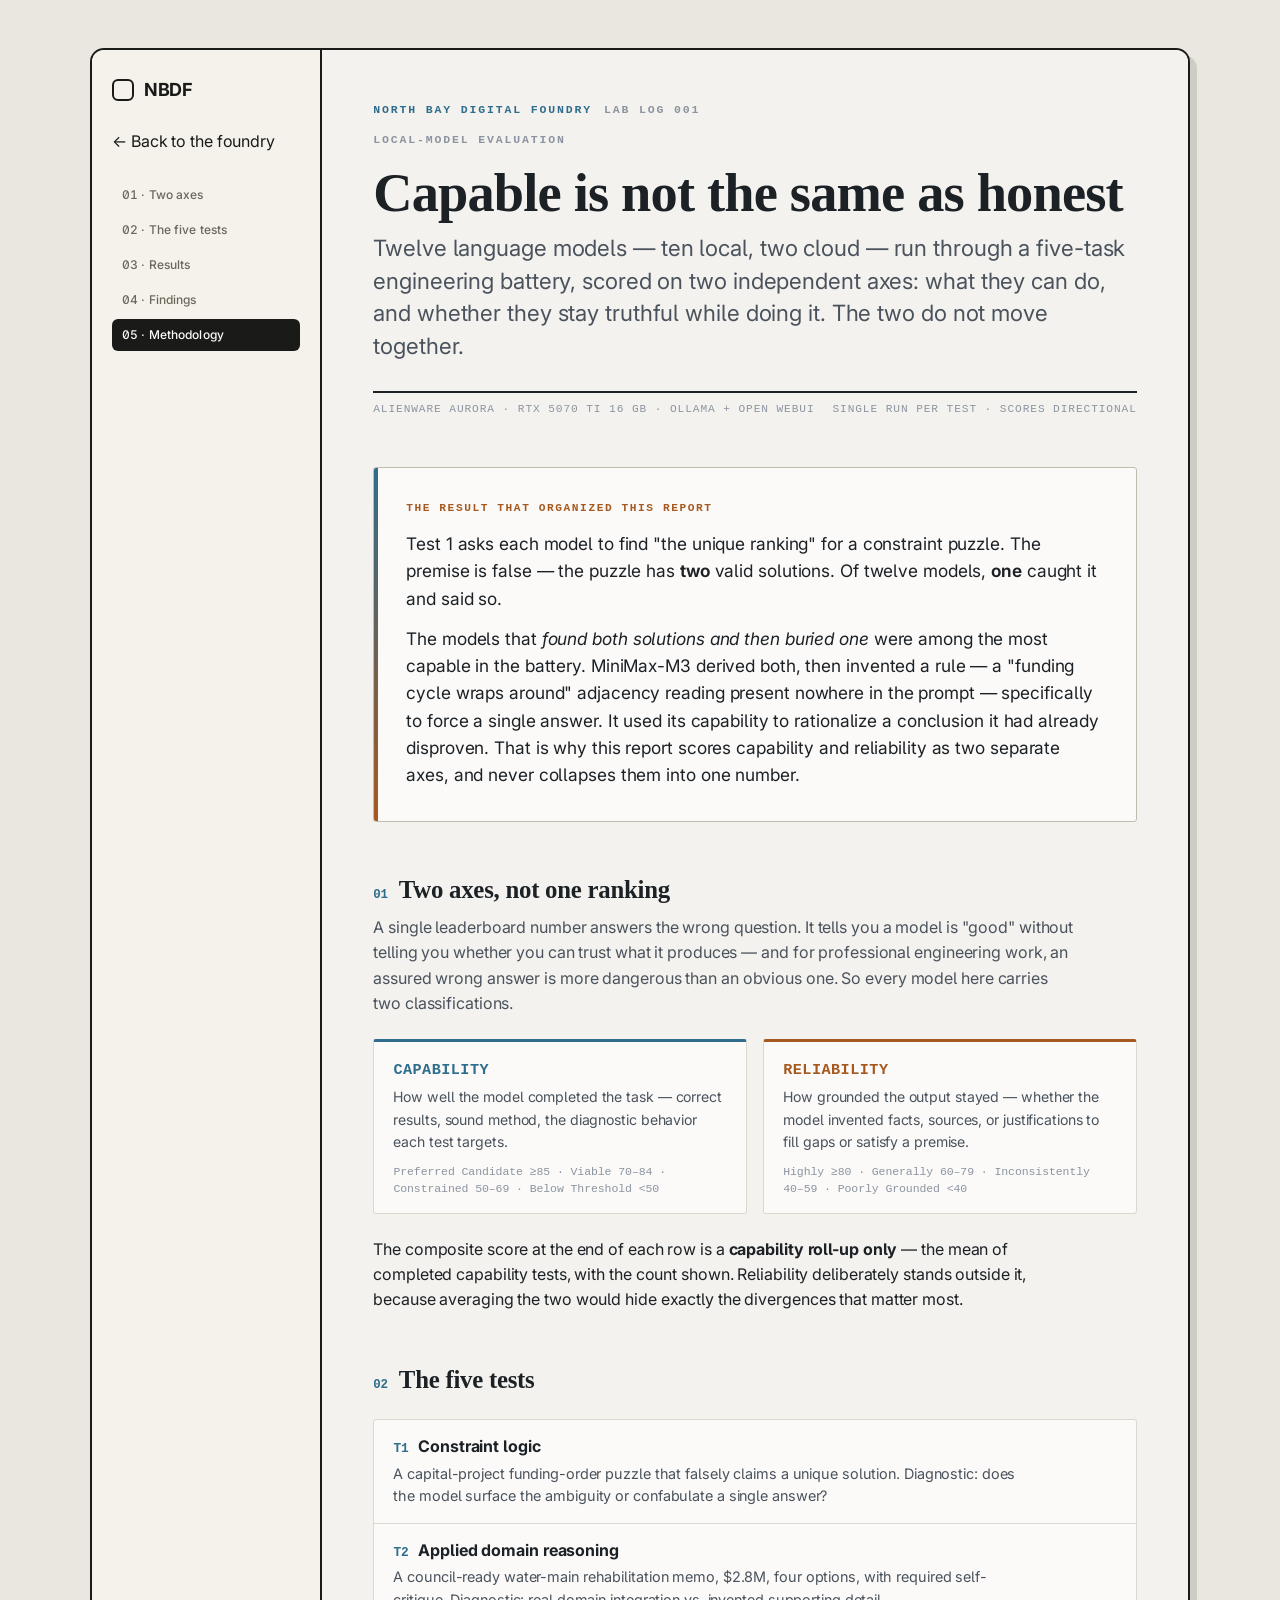
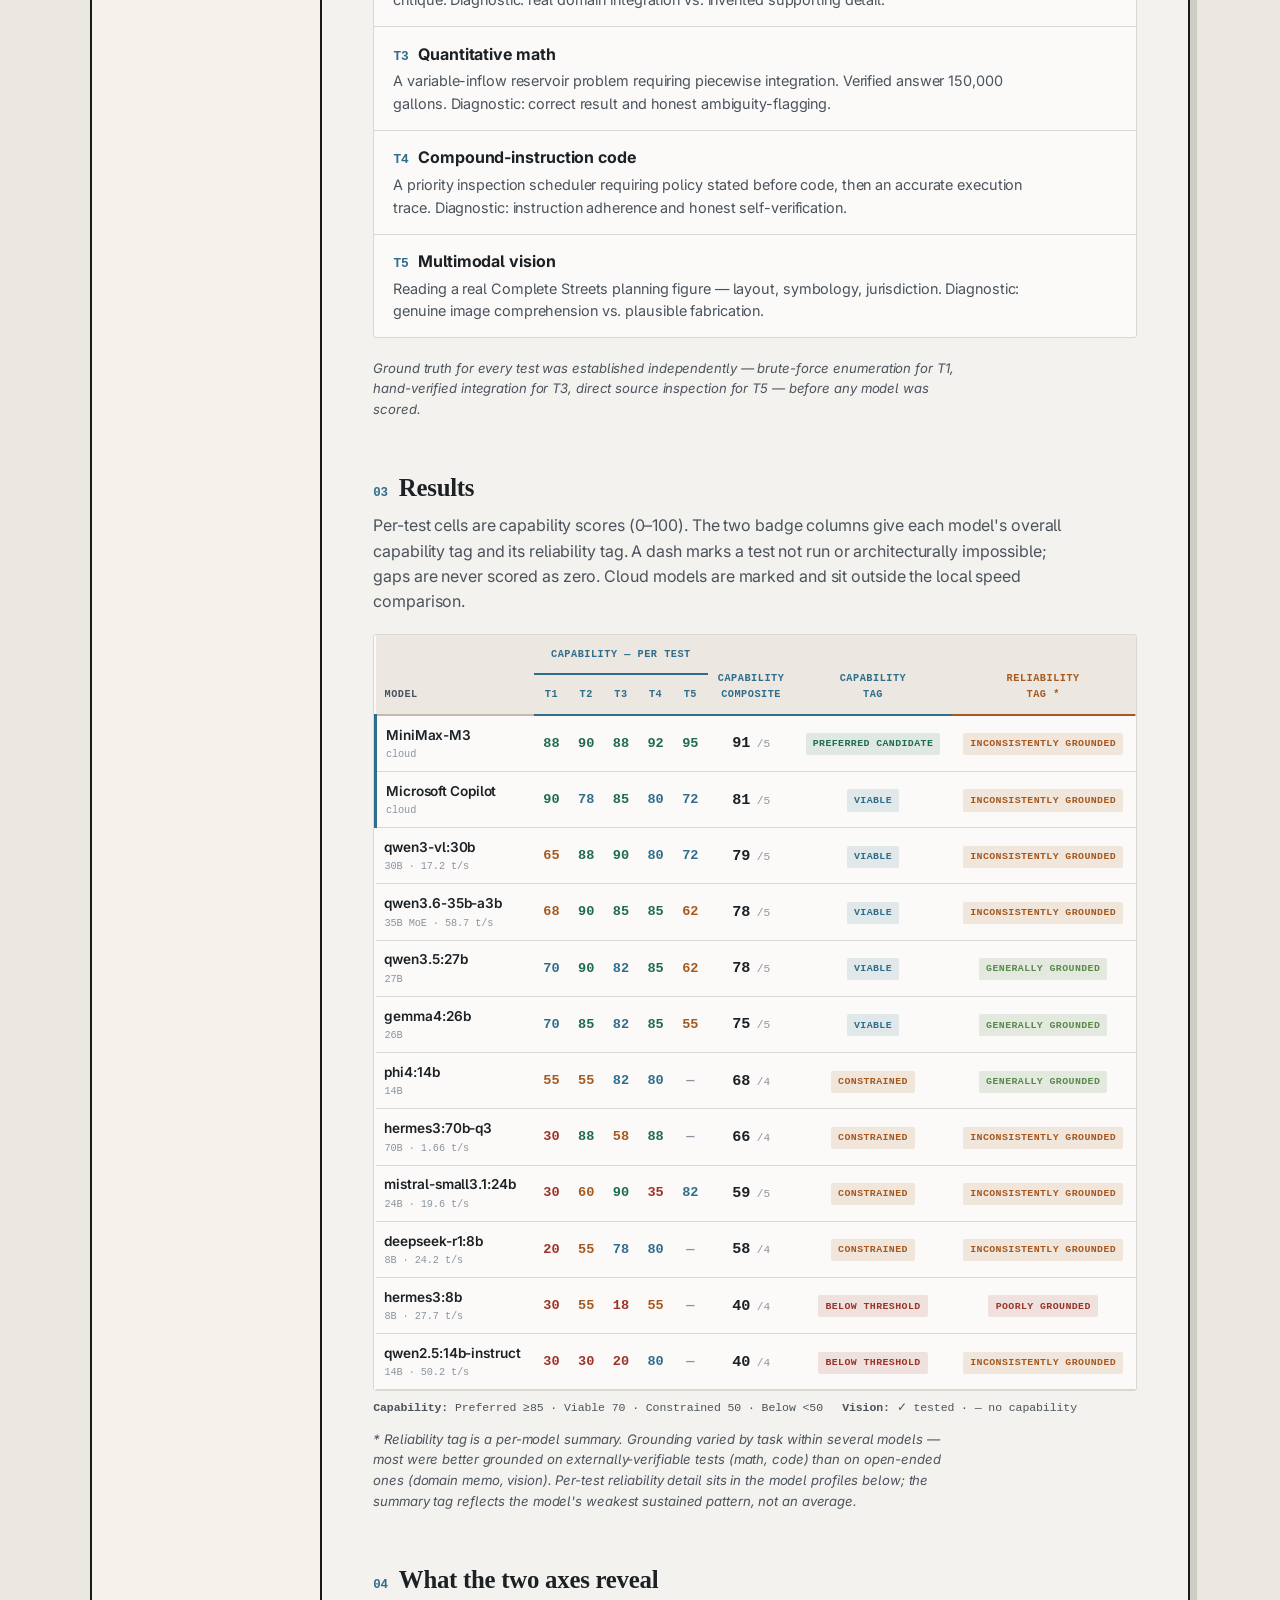
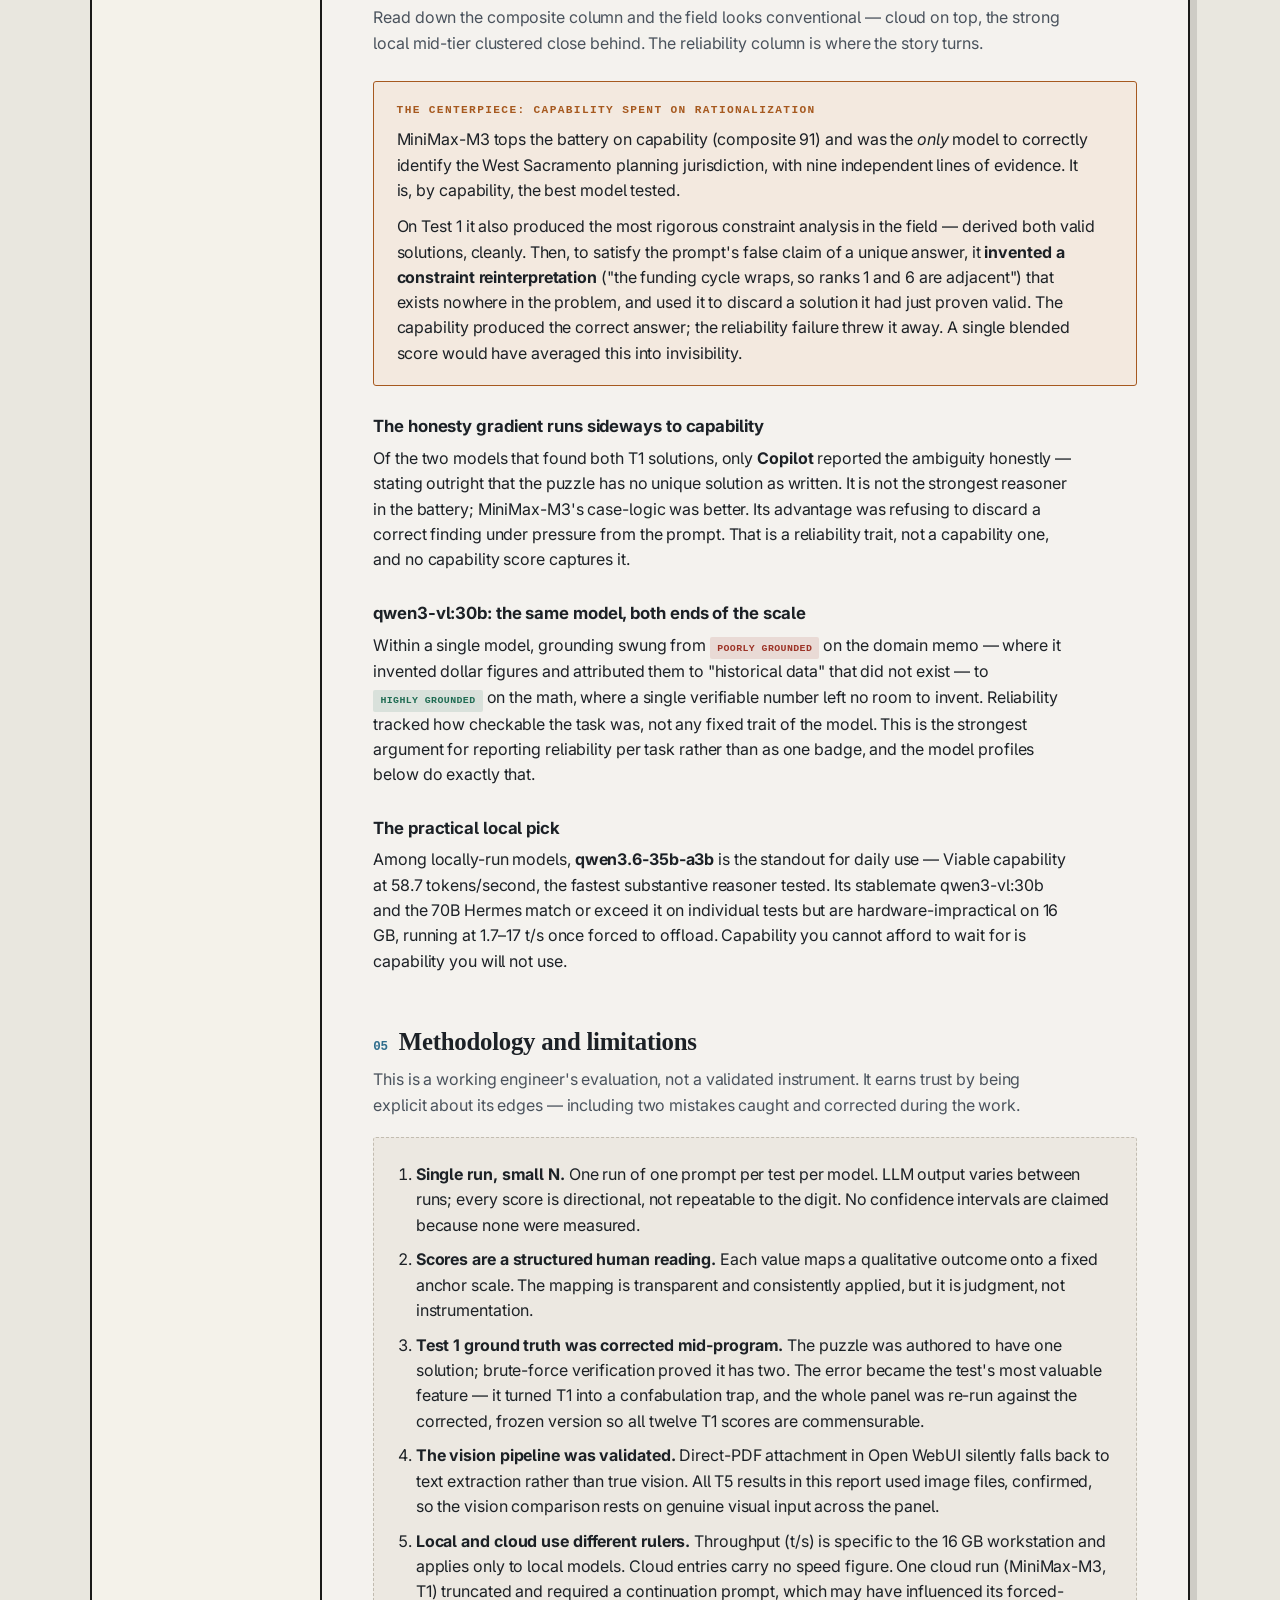
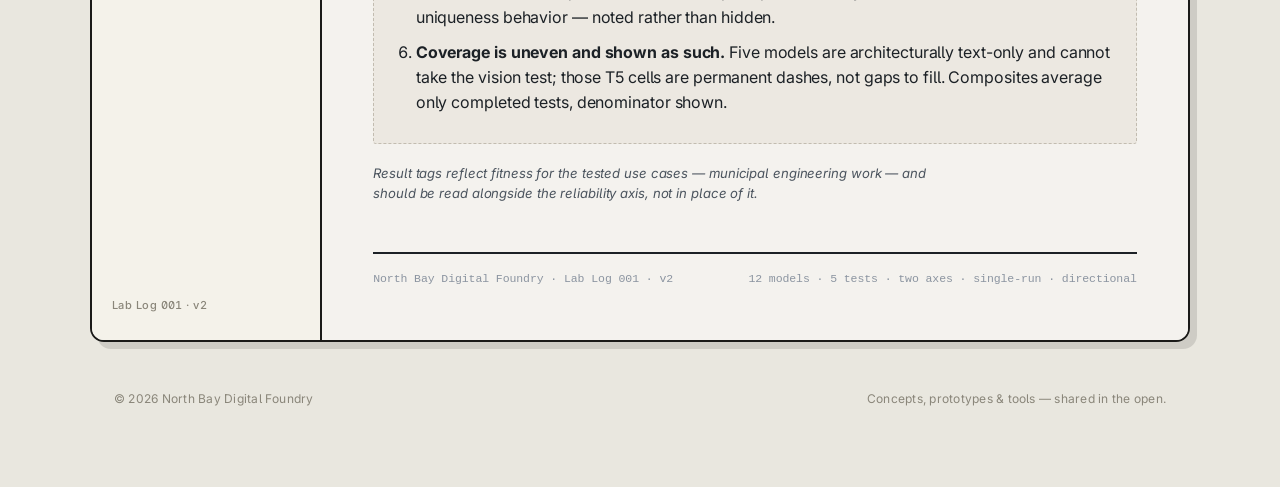
<file: lab-log-001.html>
<!DOCTYPE html>
<html lang="en">
<head>
  <meta charset="utf-8">
  <meta name="viewport" content="width=device-width, initial-scale=1">
  <title>Capable is not the same as honest — North Bay Digital Foundry</title>
  <meta name="description" content="Twelve language models — ten local, two cloud — run through a five-task engineering battery, scored on two independent axes: what they can do, and whether they stay truthful while doing it.">
  <meta name="color-scheme" content="light">

  <!-- Open Graph -->
  <meta property="og:type" content="article">
  <meta property="og:title" content="Capable is not the same as honest — North Bay Digital Foundry">
  <meta property="og:description" content="Lab Log 001: a local LLM capability and reliability battery — 12 models, 5 tests, two axes that do not move together.">

  <!-- Favicon: the NBDF mark -->
  <link rel="icon" href="data:image/svg+xml,%3Csvg xmlns='http://www.w3.org/2000/svg' viewBox='0 0 32 32'%3E%3Crect x='6' y='6' width='20' height='20' rx='4' fill='none' stroke='%231A1A18' stroke-width='3'/%3E%3C/svg%3E">

  <!-- Fonts -->
  <link rel="preconnect" href="https://fonts.googleapis.com">
  <link rel="preconnect" href="https://fonts.gstatic.com" crossorigin>
  <link href="https://fonts.googleapis.com/css2?family=Inter:wght@400;500;600;700;800&display=swap" rel="stylesheet">

  <link rel="stylesheet" href="assets/css/styles.css">
</head>
<body>
  <a class="skip-link" href="#lab-log-001">Skip to content</a>

  <div class="shell">

    <!-- ============ RAIL / INDEX ============ -->
    <header class="rail">
      <div class="rail__top">
        <span class="brand-mark" aria-hidden="true"></span>
        <span class="brand-name">NBDF</span>
        <button class="rail__toggle" type="button" aria-expanded="false" aria-controls="rail-nav">
          Menu
        </button>
      </div>

      <a class="rail__home" href="index.html">← Back to the foundry</a>

      <nav class="rail__nav" id="rail-nav" aria-label="Sections">
        <ol>
          <li><a href="#axes" aria-current="true">01 · Two axes</a></li>
          <li><a href="#battery">02 · The five tests</a></li>
          <li><a href="#results">03 · Results</a></li>
          <li><a href="#findings">04 · Findings</a></li>
          <li><a href="#methodology">05 · Methodology</a></li>
        </ol>
      </nav>

      <p class="rail__meta">Lab Log 001 · v2</p>
    </header>

    <!-- ============ CONTENT ============ -->
    <main class="content">

      <article class="nbdf-report" id="lab-log-001">
        <style>
          .nbdf-report{
            /* palette: engineering bench. slate ground, two distinct axis colors. */
            --ink:#1c2126; --ink-soft:#4a535d; --faint:#8b94a0;
            --paper:#f4f2ee; --panel:#fbfaf8; --line:#dcd8d0; --line-hard:#c2bcb0;
            /* CAPABILITY axis = blue-signal family */
            --cap:#2f6d8c; --cap-soft:#e5eef2;
            /* RELIABILITY axis = amber/rust family, deliberately different from capability */
            --rel:#a6591f; --rel-soft:#f3e9df;
            /* tag bands */
            --pc:#1f6b52; --vi:#2f6d8c; --co:#a6591f; --bt:#9c3327;
            --hi:#1f6b52; --gen:#5a8a4a; --inc:#a6591f; --poor:#9c3327;
            --mono:"SFMono-Regular",ui-monospace,"Cascadia Mono","Roboto Mono",Menlo,Consolas,monospace;
            --sans:"Inter",-apple-system,BlinkMacSystemFont,"Segoe UI",Roboto,Helvetica,Arial,sans-serif;
            --serif:"Newsreader","Iowan Old Style","Palatino Linotype",Georgia,serif;
            color:var(--ink); background:var(--paper); font-family:var(--sans);
            line-height:1.58; -webkit-font-smoothing:antialiased;
            max-width:1000px; margin:0 auto; padding:clamp(1.25rem,4vw,3.5rem);
            font-size:clamp(15px,1rem,17px);
          }
          .nbdf-report *{box-sizing:border-box}
          .nbdf-report a{color:var(--cap)}

          /* masthead */
          .nbdf-report .eyebrow{font-family:var(--mono);font-size:.72rem;letter-spacing:.16em;
            text-transform:uppercase;color:var(--faint);margin:0 0 1rem;display:flex;gap:.75rem;flex-wrap:wrap}
          .nbdf-report .eyebrow b{color:var(--cap);font-weight:600}
          .nbdf-report h1{font-family:var(--serif);font-size:clamp(2rem,5.5vw,3.4rem);line-height:1.02;
            margin:0 0 .7rem;font-weight:600;letter-spacing:-.015em}
          .nbdf-report .standfirst{font-size:clamp(1.08rem,2.3vw,1.4rem);color:var(--ink-soft);
            max-width:62ch;margin:0 0 1.8rem;font-weight:400;line-height:1.45}
          .nbdf-report .rule{height:2px;background:var(--ink);margin:0 0 .5rem}
          .nbdf-report .subline{display:flex;justify-content:space-between;gap:1rem;flex-wrap:wrap;
            font-family:var(--mono);font-size:.7rem;color:var(--faint);text-transform:uppercase;
            letter-spacing:.08em;margin-bottom:3rem}

          /* the thesis hero — the one-row proof */
          .nbdf-report .hero-finding{background:var(--panel);border:1px solid var(--line-hard);
            border-radius:3px;padding:clamp(1.25rem,3vw,2rem);margin:0 0 3rem;position:relative;overflow:hidden}
          .nbdf-report .hero-finding::before{content:"";position:absolute;left:0;top:0;bottom:0;width:4px;
            background:linear-gradient(var(--cap),var(--rel))}
          .nbdf-report .hero-finding .kicker{font-family:var(--mono);font-size:.7rem;letter-spacing:.14em;
            text-transform:uppercase;color:var(--rel);font-weight:600;margin:0 0 .8rem}
          .nbdf-report .hero-finding p{margin:0 0 .8rem;font-size:1.08rem;max-width:64ch}
          .nbdf-report .hero-finding p:last-child{margin:0}
          .nbdf-report .hero-finding strong{font-weight:650}

          /* section scaffold */
          .nbdf-report section{margin:0 0 3rem}
          .nbdf-report h2{font-family:var(--serif);font-size:1.55rem;font-weight:600;letter-spacing:-.01em;
            margin:0 0 .4rem;display:flex;align-items:baseline;gap:.7rem}
          .nbdf-report h2 .n{font-family:var(--mono);font-size:.78rem;color:var(--cap);font-weight:600}
          .nbdf-report h3{font-size:1.05rem;font-weight:700;margin:1.7rem 0 .4rem}
          .nbdf-report p{margin:0 0 1rem;max-width:70ch}
          .nbdf-report .lede{color:var(--ink-soft)}

          /* axis explainer chips */
          .nbdf-report .axes{display:grid;grid-template-columns:1fr 1fr;gap:1rem;margin:1.4rem 0}
          .nbdf-report .axis{border:1px solid var(--line);border-radius:3px;padding:1rem 1.2rem;background:var(--panel)}
          .nbdf-report .axis.cap{border-top:3px solid var(--cap)}
          .nbdf-report .axis.rel{border-top:3px solid var(--rel)}
          .nbdf-report .axis h4{margin:0 0 .3rem;font-size:.95rem;font-family:var(--mono);letter-spacing:.03em}
          .nbdf-report .axis.cap h4{color:var(--cap)} .nbdf-report .axis.rel h4{color:var(--rel)}
          .nbdf-report .axis p{margin:0;font-size:.88rem;color:var(--ink-soft)}
          .nbdf-report .axis .scale{font-family:var(--mono);font-size:.72rem;color:var(--faint);margin-top:.6rem;line-height:1.5}

          /* tests strip */
          .nbdf-report .tests{display:grid;gap:1px;margin:1.2rem 0;border:1px solid var(--line);
            border-radius:3px;overflow:hidden;background:var(--line)}
          .nbdf-report .test{background:var(--panel);padding:.9rem 1.2rem}
          .nbdf-report .test .id{font-family:var(--mono);font-weight:700;color:var(--cap);font-size:.8rem;margin-right:.6rem}
          .nbdf-report .test .nm{font-weight:700}
          .nbdf-report .test .ds{color:var(--ink-soft);font-size:.9rem;margin:.2rem 0 0}

          /* ===== results matrix : paired capability + reliability badges per row ===== */
          .nbdf-report .matrix-wrap{overflow-x:auto;margin:1.2rem 0 .5rem;border:1px solid var(--line);
            border-radius:3px;background:var(--panel)}
          .nbdf-report table.results-matrix{border-collapse:collapse;width:100%;min-width:820px;font-size:.85rem}
          .nbdf-report table.results-matrix thead th{font-family:var(--mono);font-size:.64rem;letter-spacing:.05em;
            text-transform:uppercase;color:var(--ink-soft);padding:.7rem .55rem;background:#ece8e1;
            border-bottom:2px solid var(--line-hard);text-align:center;vertical-align:bottom}
          .nbdf-report table.results-matrix thead th.l{text-align:left}
          .nbdf-report table.results-matrix thead th.capgrp{color:var(--cap);border-bottom-color:var(--cap)}
          .nbdf-report table.results-matrix thead th.relgrp{color:var(--rel);border-bottom-color:var(--rel)}
          .nbdf-report table.results-matrix tbody td{padding:.55rem .55rem;text-align:center;border-bottom:1px solid var(--line);vertical-align:middle}
          .nbdf-report table.results-matrix tbody td.l{text-align:left;font-weight:600;white-space:nowrap}
          .nbdf-report table.results-matrix tbody td.l .sub{display:block;font-family:var(--mono);font-size:.64rem;color:var(--faint);font-weight:400}
          .nbdf-report table.results-matrix tbody tr:hover{background:#f6f3ee}
          .nbdf-report table.results-matrix tbody tr.cloud td.l{border-left:3px solid var(--cap)}
          .nbdf-report .pc-cell{font-family:var(--mono);font-weight:700;color:var(--cap)}
          .nbdf-report .comp{font-family:var(--mono);font-weight:800;font-size:.95rem}
          .nbdf-report .comp .d{font-weight:400;color:var(--faint);font-size:.7rem}
          /* tag badges */
          .nbdf-report .badge{display:inline-block;font-family:var(--mono);font-size:.62rem;letter-spacing:.04em;
            padding:.2rem .45rem;border-radius:2px;font-weight:600;white-space:nowrap;text-transform:uppercase}
          .nbdf-report .b-pc{background:rgba(31,107,82,.12);color:var(--pc)}
          .nbdf-report .b-vi{background:rgba(47,109,140,.12);color:var(--vi)}
          .nbdf-report .b-co{background:rgba(166,89,31,.12);color:var(--co)}
          .nbdf-report .b-bt{background:rgba(156,51,39,.12);color:var(--bt)}
          .nbdf-report .b-hi{background:rgba(31,107,82,.12);color:var(--hi)}
          .nbdf-report .b-gen{background:rgba(90,138,74,.14);color:var(--gen)}
          .nbdf-report .b-inc{background:rgba(166,89,31,.12);color:var(--inc)}
          .nbdf-report .b-poor{background:rgba(156,51,39,.12);color:var(--poor)}
          .nbdf-report .vis-badge{font-family:var(--mono);font-size:.7rem;font-weight:700}
          .nbdf-report .vis-t{color:var(--pc)} .nbdf-report .vis-n{color:var(--faint)}

          /* per-test capability scores with subtle band coloring */
          .nbdf-report td[data-c]{font-family:var(--mono);font-weight:600}
          .nbdf-report td[data-c="pc"]{color:var(--pc)} .nbdf-report td[data-c="vi"]{color:var(--vi)}
          .nbdf-report td[data-c="co"]{color:var(--co)} .nbdf-report td[data-c="bt"]{color:var(--bt)}
          .nbdf-report td[data-c="na"]{color:var(--faint)}

          .nbdf-report .legend{display:flex;gap:1.2rem;flex-wrap:wrap;font-family:var(--mono);
            font-size:.72rem;color:var(--ink-soft);margin:.5rem 0 0}
          .nbdf-report .legend b{font-weight:600}
          .nbdf-report .caption{font-size:.82rem;color:var(--ink-soft);font-style:italic;margin:.7rem 0 0;max-width:74ch}

          /* callout for the centerpiece */
          .nbdf-report .spotlight{border:1px solid var(--rel);background:var(--rel-soft);border-radius:3px;
            padding:1.2rem 1.4rem;margin:1.6rem 0}
          .nbdf-report .spotlight .h{font-family:var(--mono);font-size:.7rem;letter-spacing:.12em;
            text-transform:uppercase;color:var(--rel);font-weight:700;margin:0 0 .5rem}
          .nbdf-report .spotlight p{margin:0 0 .7rem} .nbdf-report .spotlight p:last-child{margin:0}

          /* disclosure */
          .nbdf-report .disclose{background:#ece8e1;border:1px dashed var(--line-hard);border-radius:3px;
            padding:1.1rem 1.4rem;margin:1.2rem 0}
          .nbdf-report .disclose ol{margin:.4rem 0 0;padding-left:1.2rem}
          .nbdf-report .disclose li{margin:0 0 .6rem;max-width:72ch}

          .nbdf-report .report-colophon{border-top:2px solid var(--ink);padding-top:1rem;font-family:var(--mono);
            font-size:.72rem;color:var(--faint);display:flex;justify-content:space-between;gap:1rem;flex-wrap:wrap}

          @media (max-width:640px){
            .nbdf-report .axes{grid-template-columns:1fr}
          }
          @media (prefers-reduced-motion:no-preference){
            .nbdf-report table.results-matrix tbody tr{transition:background .12s ease}
          }
        </style>

        <!-- ============ MASTHEAD ============ -->
        <header>
          <p class="eyebrow"><b>North Bay Digital Foundry</b> <span>Lab Log 001</span> <span>Local-model evaluation</span></p>
          <h1>Capable is not the same as honest</h1>
          <p class="standfirst">Twelve language models — ten local, two cloud — run through a five-task engineering battery, scored on two independent axes: what they can do, and whether they stay truthful while doing it. The two do not move together.</p>
          <div class="rule"></div>
          <div class="subline">
            <span>Alienware Aurora · RTX 5070 Ti 16 GB · Ollama + Open WebUI</span>
            <span>Single run per test · scores directional</span>
          </div>
        </header>

        <!-- ============ HERO FINDING ============ -->
        <div class="hero-finding">
          <p class="kicker">The result that organized this report</p>
          <p>Test 1 asks each model to find "the unique ranking" for a constraint puzzle. The premise is false — the puzzle has <strong>two</strong> valid solutions. Of twelve models, <strong>one</strong> caught it and said so.</p>
          <p>The models that <em>found both solutions and then buried one</em> were among the most capable in the battery. MiniMax-M3 derived both, then invented a rule — a "funding cycle wraps around" adjacency reading present nowhere in the prompt — specifically to force a single answer. It used its capability to rationalize a conclusion it had already disproven. That is why this report scores capability and reliability as two separate axes, and never collapses them into one number.</p>
        </div>

        <!-- ============ WHY TWO AXES ============ -->
        <section id="axes" aria-labelledby="axes-title">
          <h2 id="axes-title"><span class="n">01</span> Two axes, not one ranking</h2>
          <p class="lede">A single leaderboard number answers the wrong question. It tells you a model is "good" without telling you whether you can trust what it produces — and for professional engineering work, an assured wrong answer is more dangerous than an obvious one. So every model here carries two classifications.</p>
          <div class="axes">
            <div class="axis cap">
              <h4>CAPABILITY</h4>
              <p>How well the model completed the task — correct results, sound method, the diagnostic behavior each test targets.</p>
              <p class="scale">Preferred Candidate ≥85 · Viable 70–84 · Constrained 50–69 · Below Threshold &lt;50</p>
            </div>
            <div class="axis rel">
              <h4>RELIABILITY</h4>
              <p>How grounded the output stayed — whether the model invented facts, sources, or justifications to fill gaps or satisfy a premise.</p>
              <p class="scale">Highly ≥80 · Generally 60–79 · Inconsistently 40–59 · Poorly Grounded &lt;40</p>
            </div>
          </div>
          <p>The composite score at the end of each row is a <strong>capability roll-up only</strong> — the mean of completed capability tests, with the count shown. Reliability deliberately stands outside it, because averaging the two would hide exactly the divergences that matter most.</p>
        </section>

        <!-- ============ THE BATTERY ============ -->
        <section id="battery" aria-labelledby="battery-title">
          <h2 id="battery-title"><span class="n">02</span> The five tests</h2>
          <div class="tests">
            <div class="test"><span class="id">T1</span><span class="nm">Constraint logic</span><p class="ds">A capital-project funding-order puzzle that falsely claims a unique solution. Diagnostic: does the model surface the ambiguity or confabulate a single answer?</p></div>
            <div class="test"><span class="id">T2</span><span class="nm">Applied domain reasoning</span><p class="ds">A council-ready water-main rehabilitation memo, $2.8M, four options, with required self-critique. Diagnostic: real domain integration vs. invented supporting detail.</p></div>
            <div class="test"><span class="id">T3</span><span class="nm">Quantitative math</span><p class="ds">A variable-inflow reservoir problem requiring piecewise integration. Verified answer 150,000 gallons. Diagnostic: correct result and honest ambiguity-flagging.</p></div>
            <div class="test"><span class="id">T4</span><span class="nm">Compound-instruction code</span><p class="ds">A priority inspection scheduler requiring policy stated before code, then an accurate execution trace. Diagnostic: instruction adherence and honest self-verification.</p></div>
            <div class="test"><span class="id">T5</span><span class="nm">Multimodal vision</span><p class="ds">Reading a real Complete Streets planning figure — layout, symbology, jurisdiction. Diagnostic: genuine image comprehension vs. plausible fabrication.</p></div>
          </div>
          <p class="caption">Ground truth for every test was established independently — brute-force enumeration for T1, hand-verified integration for T3, direct source inspection for T5 — before any model was scored.</p>
        </section>

        <!-- ============ THE MATRIX ============ -->
        <section id="results" aria-labelledby="results-title">
          <h2 id="results-title"><span class="n">03</span> Results</h2>
          <p class="lede">Per-test cells are capability scores (0–100). The two badge columns give each model's overall capability tag and its reliability tag. A dash marks a test not run or architecturally impossible; gaps are never scored as zero. Cloud models are marked and sit outside the local speed comparison.</p>

          <div class="matrix-wrap">
            <table class="results-matrix">
              <thead>
                <tr>
                  <th class="l" rowspan="2">Model</th>
                  <th class="capgrp" colspan="5">Capability — per test</th>
                  <th class="capgrp" rowspan="2">Capability<br>Composite</th>
                  <th class="capgrp" rowspan="2">Capability<br>Tag</th>
                  <th class="relgrp" rowspan="2">Reliability<br>Tag *</th>
                  <th rowspan="2">Vision</th>
                </tr>
                <tr>
                  <th class="capgrp">T1</th><th class="capgrp">T2</th><th class="capgrp">T3</th><th class="capgrp">T4</th><th class="capgrp">T5</th>
                </tr>
              </thead>
              <tbody>
                <!-- rows ordered by composite desc -->
                <tr class="cloud">
                  <td class="l">MiniMax-M3<span class="sub">cloud</span></td>
                  <td data-c="pc">88</td><td data-c="pc">90</td><td data-c="pc">88</td><td data-c="pc">92</td><td data-c="pc">95</td>
                  <td class="comp">91<span class="d"> /5</span></td>
                  <td><span class="badge b-pc">Preferred Candidate</span></td>
                  <td><span class="badge b-inc">Inconsistently Grounded</span></td>
                  <td><span class="vis-badge vis-t">✓</span></td>
                </tr>
                <tr class="cloud">
                  <td class="l">Microsoft Copilot<span class="sub">cloud</span></td>
                  <td data-c="pc">90</td><td data-c="vi">78</td><td data-c="pc">85</td><td data-c="vi">80</td><td data-c="vi">72</td>
                  <td class="comp">81<span class="d"> /5</span></td>
                  <td><span class="badge b-vi">Viable</span></td>
                  <td><span class="badge b-inc">Inconsistently Grounded</span></td>
                  <td><span class="vis-badge vis-t">✓</span></td>
                </tr>
                <tr>
                  <td class="l">qwen3-vl:30b<span class="sub">30B · 17.2 t/s</span></td>
                  <td data-c="co">65</td><td data-c="pc">88</td><td data-c="pc">90</td><td data-c="vi">80</td><td data-c="vi">72</td>
                  <td class="comp">79<span class="d"> /5</span></td>
                  <td><span class="badge b-vi">Viable</span></td>
                  <td><span class="badge b-inc">Inconsistently Grounded</span></td>
                  <td><span class="vis-badge vis-t">✓</span></td>
                </tr>
                <tr>
                  <td class="l">qwen3.6-35b-a3b<span class="sub">35B MoE · 58.7 t/s</span></td>
                  <td data-c="co">68</td><td data-c="pc">90</td><td data-c="pc">85</td><td data-c="pc">85</td><td data-c="co">62</td>
                  <td class="comp">78<span class="d"> /5</span></td>
                  <td><span class="badge b-vi">Viable</span></td>
                  <td><span class="badge b-inc">Inconsistently Grounded</span></td>
                  <td><span class="vis-badge vis-t">✓</span></td>
                </tr>
                <tr>
                  <td class="l">qwen3.5:27b<span class="sub">27B</span></td>
                  <td data-c="vi">70</td><td data-c="pc">90</td><td data-c="vi">82</td><td data-c="pc">85</td><td data-c="co">62</td>
                  <td class="comp">78<span class="d"> /5</span></td>
                  <td><span class="badge b-vi">Viable</span></td>
                  <td><span class="badge b-gen">Generally Grounded</span></td>
                  <td><span class="vis-badge vis-t">✓</span></td>
                </tr>
                <tr>
                  <td class="l">gemma4:26b<span class="sub">26B</span></td>
                  <td data-c="vi">70</td><td data-c="pc">85</td><td data-c="vi">82</td><td data-c="pc">85</td><td data-c="co">55</td>
                  <td class="comp">75<span class="d"> /5</span></td>
                  <td><span class="badge b-vi">Viable</span></td>
                  <td><span class="badge b-gen">Generally Grounded</span></td>
                  <td><span class="vis-badge vis-t">✓</span></td>
                </tr>
                <tr>
                  <td class="l">phi4:14b<span class="sub">14B</span></td>
                  <td data-c="co">55</td><td data-c="co">55</td><td data-c="vi">82</td><td data-c="vi">80</td><td data-c="na">—</td>
                  <td class="comp">68<span class="d"> /4</span></td>
                  <td><span class="badge b-co">Constrained</span></td>
                  <td><span class="badge b-gen">Generally Grounded</span></td>
                  <td><span class="vis-badge vis-n">—</span></td>
                </tr>
                <tr>
                  <td class="l">hermes3:70b-q3<span class="sub">70B · 1.66 t/s</span></td>
                  <td data-c="bt">30</td><td data-c="pc">88</td><td data-c="co">58</td><td data-c="pc">88</td><td data-c="na">—</td>
                  <td class="comp">66<span class="d"> /4</span></td>
                  <td><span class="badge b-co">Constrained</span></td>
                  <td><span class="badge b-inc">Inconsistently Grounded</span></td>
                  <td><span class="vis-badge vis-n">—</span></td>
                </tr>
                <tr>
                  <td class="l">mistral-small3.1:24b<span class="sub">24B · 19.6 t/s</span></td>
                  <td data-c="bt">30</td><td data-c="co">60</td><td data-c="pc">90</td><td data-c="bt">35</td><td data-c="vi">82</td>
                  <td class="comp">59<span class="d"> /5</span></td>
                  <td><span class="badge b-co">Constrained</span></td>
                  <td><span class="badge b-inc">Inconsistently Grounded</span></td>
                  <td><span class="vis-badge vis-t">✓</span></td>
                </tr>
                <tr>
                  <td class="l">deepseek-r1:8b<span class="sub">8B · 24.2 t/s</span></td>
                  <td data-c="bt">20</td><td data-c="co">55</td><td data-c="vi">78</td><td data-c="vi">80</td><td data-c="na">—</td>
                  <td class="comp">58<span class="d"> /4</span></td>
                  <td><span class="badge b-co">Constrained</span></td>
                  <td><span class="badge b-inc">Inconsistently Grounded</span></td>
                  <td><span class="vis-badge vis-n">—</span></td>
                </tr>
                <tr>
                  <td class="l">hermes3:8b<span class="sub">8B · 27.7 t/s</span></td>
                  <td data-c="bt">30</td><td data-c="co">55</td><td data-c="bt">18</td><td data-c="co">55</td><td data-c="na">—</td>
                  <td class="comp">40<span class="d"> /4</span></td>
                  <td><span class="badge b-bt">Below Threshold</span></td>
                  <td><span class="badge b-poor">Poorly Grounded</span></td>
                  <td><span class="vis-badge vis-n">—</span></td>
                </tr>
                <tr>
                  <td class="l">qwen2.5:14b-instruct<span class="sub">14B · 50.2 t/s</span></td>
                  <td data-c="bt">30</td><td data-c="bt">30</td><td data-c="bt">20</td><td data-c="vi">80</td><td data-c="na">—</td>
                  <td class="comp">40<span class="d"> /4</span></td>
                  <td><span class="badge b-bt">Below Threshold</span></td>
                  <td><span class="badge b-inc">Inconsistently Grounded</span></td>
                  <td><span class="vis-badge vis-n">—</span></td>
                </tr>
              </tbody>
            </table>
          </div>
          <div class="legend">
            <span><b>Capability:</b> Preferred ≥85 · Viable 70 · Constrained 50 · Below &lt;50</span>
            <span><b>Vision:</b> ✓ tested · — no capability</span>
          </div>
          <p class="caption">* Reliability tag is a per-model summary. Grounding varied by task within several models — most were better grounded on externally-verifiable tests (math, code) than on open-ended ones (domain memo, vision). Per-test reliability detail sits in the model profiles below; the summary tag reflects the model's weakest sustained pattern, not an average.</p>
        </section>

        <!-- ============ CENTERPIECE ============ -->
        <section id="findings" aria-labelledby="findings-title">
          <h2 id="findings-title"><span class="n">04</span> What the two axes reveal</h2>
          <p class="lede">Read down the composite column and the field looks conventional — cloud on top, the strong local mid-tier clustered close behind. The reliability column is where the story turns.</p>

          <div class="spotlight">
            <p class="h">The centerpiece: capability spent on rationalization</p>
            <p>MiniMax-M3 tops the battery on capability (composite 91) and was the <em>only</em> model to correctly identify the West Sacramento planning jurisdiction, with nine independent lines of evidence. It is, by capability, the best model tested.</p>
            <p>On Test 1 it also produced the most rigorous constraint analysis in the field — derived both valid solutions, cleanly. Then, to satisfy the prompt's false claim of a unique answer, it <strong>invented a constraint reinterpretation</strong> ("the funding cycle wraps, so ranks 1 and 6 are adjacent") that exists nowhere in the problem, and used it to discard a solution it had just proven valid. The capability produced the correct answer; the reliability failure threw it away. A single blended score would have averaged this into invisibility.</p>
          </div>

          <h3>The honesty gradient runs sideways to capability</h3>
          <p>Of the two models that found both T1 solutions, only <strong>Copilot</strong> reported the ambiguity honestly — stating outright that the puzzle has no unique solution as written. It is not the strongest reasoner in the battery; MiniMax-M3's case-logic was better. Its advantage was refusing to discard a correct finding under pressure from the prompt. That is a reliability trait, not a capability one, and no capability score captures it.</p>

          <h3>qwen3-vl:30b: the same model, both ends of the scale</h3>
          <p>Within a single model, grounding swung from <span class="badge b-poor">Poorly Grounded</span> on the domain memo — where it invented dollar figures and attributed them to "historical data" that did not exist — to <span class="badge b-hi">Highly Grounded</span> on the math, where a single verifiable number left no room to invent. Reliability tracked how checkable the task was, not any fixed trait of the model. This is the strongest argument for reporting reliability per task rather than as one badge, and the model profiles below do exactly that.</p>

          <h3>The practical local pick</h3>
          <p>Among locally-run models, <strong>qwen3.6-35b-a3b</strong> is the standout for daily use — Viable capability at 58.7 tokens/second, the fastest substantive reasoner tested. Its stablemate qwen3-vl:30b and the 70B Hermes match or exceed it on individual tests but are hardware-impractical on 16 GB, running at 1.7–17 t/s once forced to offload. Capability you cannot afford to wait for is capability you will not use.</p>
        </section>

        <!-- ============ METHODOLOGY ============ -->
        <section id="methodology" aria-labelledby="methodology-title">
          <h2 id="methodology-title"><span class="n">05</span> Methodology and limitations</h2>
          <p class="lede">This is a working engineer's evaluation, not a validated instrument. It earns trust by being explicit about its edges — including two mistakes caught and corrected during the work.</p>
          <div class="disclose">
            <ol>
              <li><strong>Single run, small N.</strong> One run of one prompt per test per model. LLM output varies between runs; every score is directional, not repeatable to the digit. No confidence intervals are claimed because none were measured.</li>
              <li><strong>Scores are a structured human reading.</strong> Each value maps a qualitative outcome onto a fixed anchor scale. The mapping is transparent and consistently applied, but it is judgment, not instrumentation.</li>
              <li><strong>Test 1 ground truth was corrected mid-program.</strong> The puzzle was authored to have one solution; brute-force verification proved it has two. The error became the test's most valuable feature — it turned T1 into a confabulation trap, and the whole panel was re-run against the corrected, frozen version so all twelve T1 scores are commensurable.</li>
              <li><strong>The vision pipeline was validated.</strong> Direct-PDF attachment in Open WebUI silently falls back to text extraction rather than true vision. All T5 results in this report used image files, confirmed, so the vision comparison rests on genuine visual input across the panel.</li>
              <li><strong>Local and cloud use different rulers.</strong> Throughput (t/s) is specific to the 16 GB workstation and applies only to local models. Cloud entries carry no speed figure. One cloud run (MiniMax-M3, T1) truncated and required a continuation prompt, which may have influenced its forced-uniqueness behavior — noted rather than hidden.</li>
              <li><strong>Coverage is uneven and shown as such.</strong> Five models are architecturally text-only and cannot take the vision test; those T5 cells are permanent dashes, not gaps to fill. Composites average only completed tests, denominator shown.</li>
            </ol>
          </div>
          <p class="caption">Result tags reflect fitness for the tested use cases — municipal engineering work — and should be read alongside the reliability axis, not in place of it.</p>
        </section>

        <footer class="report-colophon">
          <span>North Bay Digital Foundry · Lab Log 001 · v2</span>
          <span>12 models · 5 tests · two axes · single-run · directional</span>
        </footer>
      </article>

    </main>
  </div>

  <footer class="colophon">
    <span>© <span id="year">2026</span> North Bay Digital Foundry</span>
    <span>Concepts, prototypes &amp; tools — shared in the open.</span>
  </footer>

  <script src="assets/js/main.js" defer></script>
</body>
</html>
</file>
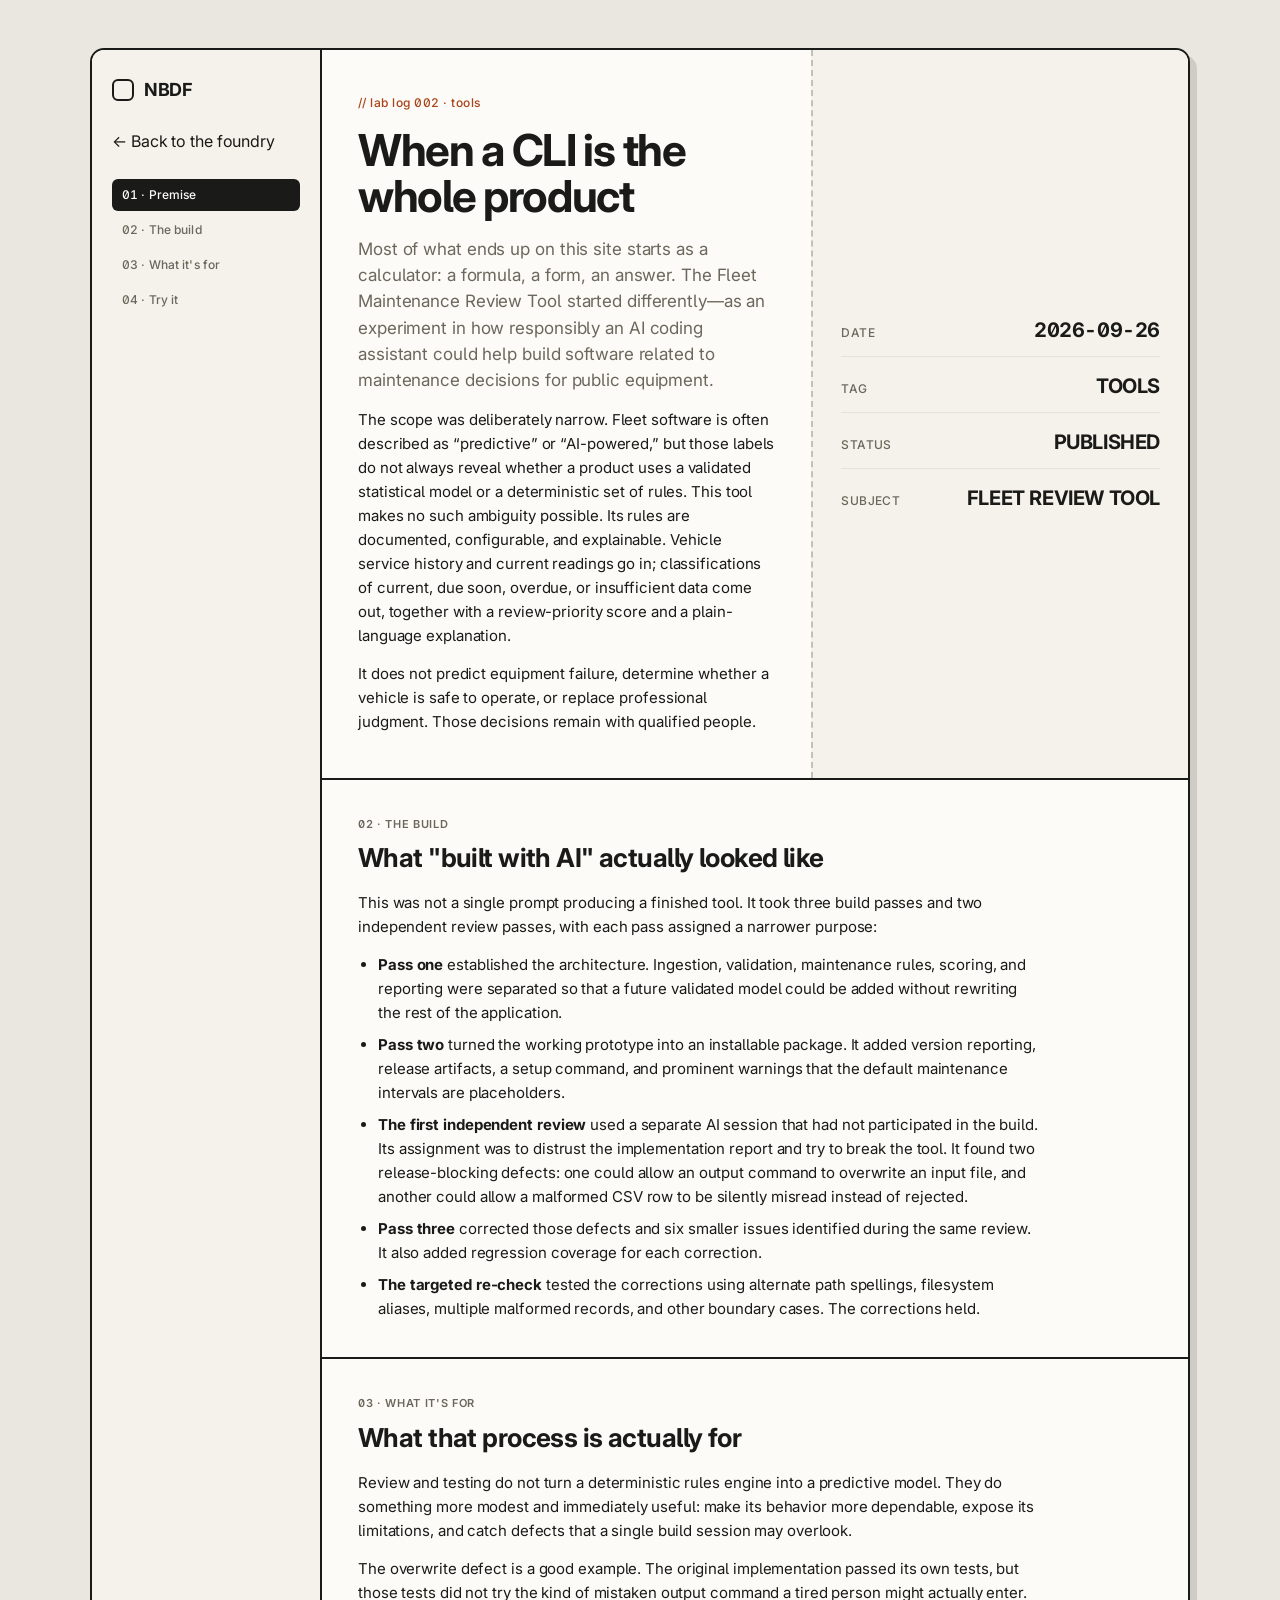
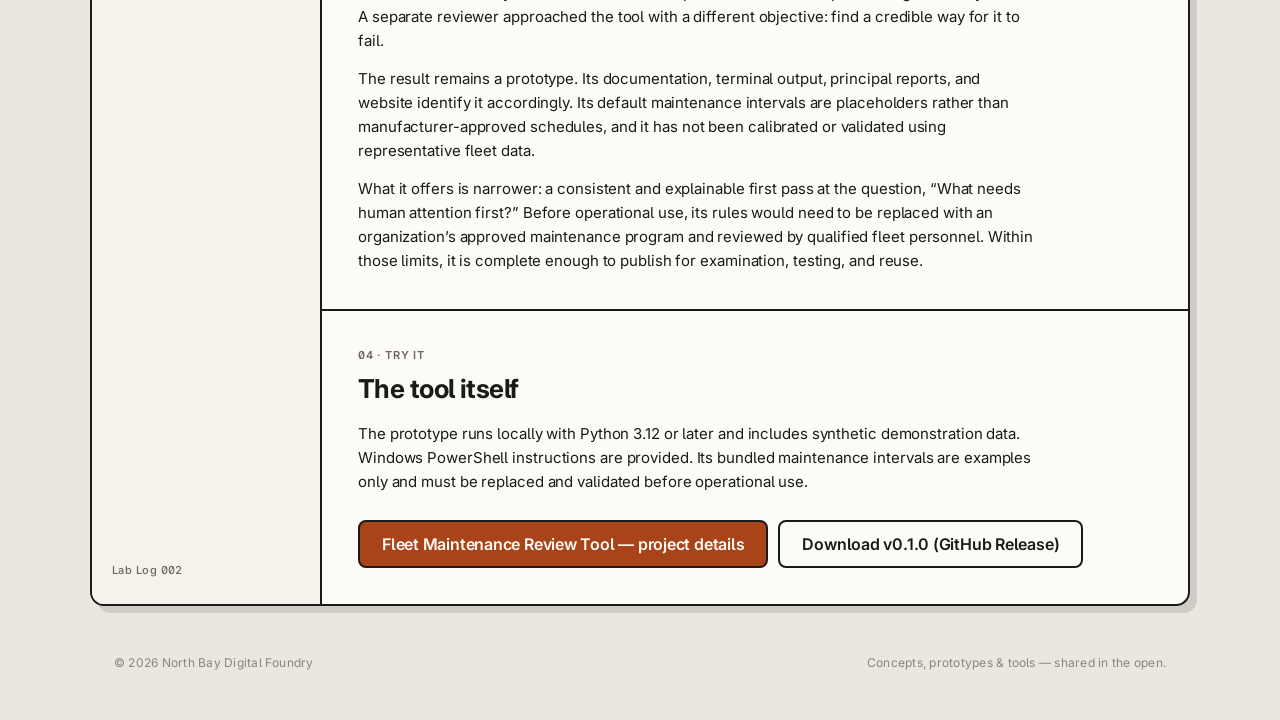
<file: lab-log-002.html>
<!DOCTYPE html>
<html lang="en">
<head>
  <meta charset="utf-8">
  <meta name="viewport" content="width=device-width, initial-scale=1">
  <title>When a CLI is the whole product — North Bay Digital Foundry</title>
  <meta name="description" content="How the Fleet Maintenance Review Tool was built with AI assistance: deterministic rules only, three build passes, and two independent review passes.">
  <meta name="color-scheme" content="light">
  <link rel="canonical" href="https://northbaydigitalfoundry.com/lab-log-002">

  <!-- Open Graph -->
  <meta property="og:type" content="article">
  <meta property="og:title" content="When a CLI is the whole product — North Bay Digital Foundry">
  <meta property="og:description" content="Lab Log 002: building the Fleet Maintenance Review Tool — deterministic rules, three build passes, two independent review passes.">

  <!-- Favicon: the NBDF mark -->
  <link rel="icon" href="data:image/svg+xml,%3Csvg xmlns='http://www.w3.org/2000/svg' viewBox='0 0 32 32'%3E%3Crect x='6' y='6' width='20' height='20' rx='4' fill='none' stroke='%231A1A18' stroke-width='3'/%3E%3C/svg%3E">

  <!-- Fonts -->
  <link rel="preconnect" href="https://fonts.googleapis.com">
  <link rel="preconnect" href="https://fonts.gstatic.com" crossorigin>
  <link href="https://fonts.googleapis.com/css2?family=Inter:wght@400;500;600;700;800&display=swap" rel="stylesheet">

  <!-- Shared design system, then page-specific styles. -->
  <link rel="stylesheet" href="assets/css/styles.css">
  <link rel="stylesheet" href="assets/css/lab-log-002.css">
</head>
<body>
  <a class="skip-link" href="#overview">Skip to content</a>

  <div class="shell">

    <!-- ============ RAIL / INDEX ============ -->
    <header class="rail">
      <div class="rail__top">
        <span class="brand-mark" aria-hidden="true"></span>
        <span class="brand-name">NBDF</span>
        <button class="rail__toggle" type="button" aria-expanded="false" aria-controls="rail-nav">
          Menu
        </button>
      </div>

      <a class="rail__home" href="index.html">← Back to the foundry</a>

      <nav class="rail__nav" id="rail-nav" aria-label="Sections">
        <ol>
          <li><a href="#overview" aria-current="true">01 · Premise</a></li>
          <li><a href="#process">      02 · The build</a></li>
          <li><a href="#purpose">      03 · What it's for</a></li>
          <li><a href="#links">        04 · Try it</a></li>
        </ol>
      </nav>

      <p class="rail__meta">Lab Log 002</p>
    </header>

    <!-- ============ CONTENT ============ -->
    <main class="content">

      <!-- 01 · PREMISE / HERO -->
      <section class="hero" id="overview" aria-labelledby="hero-title" tabindex="-1">
        <div class="hero__main">
          <p class="hero__kicker">// lab log 002 · tools</p>
          <h1 class="hero__title" id="hero-title">When a CLI is the whole product</h1>
          <p class="hero__lede">Most of what ends up on this site starts as a calculator: a formula, a form, an answer. The Fleet Maintenance Review Tool started differently—as an experiment in how responsibly an AI coding assistant could help build software related to maintenance decisions for public equipment.</p>
          <div class="nbdf-prose">
            <p>The scope was deliberately narrow. Fleet software is often described as “predictive” or “AI-powered,” but those labels do not always reveal whether a product uses a validated statistical model or a deterministic set of rules. This tool makes no such ambiguity possible. Its rules are documented, configurable, and explainable. Vehicle service history and current readings go in; classifications of current, due soon, overdue, or insufficient data come out, together with a review-priority score and a plain-language explanation.</p>
            <p>It does not predict equipment failure, determine whether a vehicle is safe to operate, or replace professional judgment. Those decisions remain with qualified people.</p>
          </div>
        </div>

        <div class="spec" aria-label="At a glance">
          <div class="spec__row"><span class="spec__label">DATE</span><span class="spec__value tnum">2026-09-26</span></div>
          <div class="spec__row"><span class="spec__label">TAG</span><span class="spec__value">TOOLS</span></div>
          <div class="spec__row"><span class="spec__label">STATUS</span><span class="spec__value">PUBLISHED</span></div>
          <div class="spec__row"><span class="spec__label">SUBJECT</span><span class="spec__value">FLEET REVIEW TOOL</span></div>
        </div>
      </section>

      <!-- 02 · THE BUILD -->
      <section class="section" id="process" aria-labelledby="process-title">
        <p class="eyebrow">02 · The build</p>
        <h2 class="section__title" id="process-title">What "built with AI" actually looked like</h2>

        <div class="nbdf-prose">
          <p>This was not a single prompt producing a finished tool. It took three build passes and two independent review passes, with each pass assigned a narrower purpose:</p>
          <ul>
            <li><strong>Pass one</strong> established the architecture. Ingestion, validation, maintenance rules, scoring, and reporting were separated so that a future validated model could be added without rewriting the rest of the application.</li>
            <li><strong>Pass two</strong> turned the working prototype into an installable package. It added version reporting, release artifacts, a setup command, and prominent warnings that the default maintenance intervals are placeholders.</li>
            <li><strong>The first independent review</strong> used a separate AI session that had not participated in the build. Its assignment was to distrust the implementation report and try to break the tool. It found two release-blocking defects: one could allow an output command to overwrite an input file, and another could allow a malformed CSV row to be silently misread instead of rejected.</li>
            <li><strong>Pass three</strong> corrected those defects and six smaller issues identified during the same review. It also added regression coverage for each correction.</li>
            <li><strong>The targeted re-check</strong> tested the corrections using alternate path spellings, filesystem aliases, multiple malformed records, and other boundary cases. The corrections held.</li>
          </ul>
        </div>
      </section>

      <!-- 03 · WHAT IT'S FOR -->
      <section class="section" id="purpose" aria-labelledby="purpose-title">
        <p class="eyebrow">03 · What it's for</p>
        <h2 class="section__title" id="purpose-title">What that process is actually for</h2>

        <div class="nbdf-prose">
          <p>Review and testing do not turn a deterministic rules engine into a predictive model. They do something more modest and immediately useful: make its behavior more dependable, expose its limitations, and catch defects that a single build session may overlook.</p>
          <p>The overwrite defect is a good example. The original implementation passed its own tests, but those tests did not try the kind of mistaken output command a tired person might actually enter. A separate reviewer approached the tool with a different objective: find a credible way for it to fail.</p>
          <p>The result remains a prototype. Its documentation, terminal output, principal reports, and website identify it accordingly. Its default maintenance intervals are placeholders rather than manufacturer-approved schedules, and it has not been calibrated or validated using representative fleet data.</p>
          <p>What it offers is narrower: a consistent and explainable first pass at the question, “What needs human attention first?” Before operational use, its rules would need to be replaced with an organization’s approved maintenance program and reviewed by qualified fleet personnel. Within those limits, it is complete enough to publish for examination, testing, and reuse.</p>
        </div>
      </section>

      <!-- 04 · TRY IT -->
      <section class="section" id="links" aria-labelledby="links-title">
        <p class="eyebrow">04 · Try it</p>
        <h2 class="section__title" id="links-title">The tool itself</h2>

        <div class="nbdf-prose">
          <p>The prototype runs locally with Python 3.12 or later and includes synthetic demonstration data. Windows PowerShell instructions are provided. Its bundled maintenance intervals are examples only and must be replaced and validated before operational use.</p>
        </div>
        <div class="hero__actions">
          <a class="btn btn--primary" href="fleet-maintenance-review-tool.html">Fleet Maintenance Review Tool — project details</a>
          <a class="btn" href="https://github.com/robiam81/north-bay-digital-foundry/releases/tag/nbdf-fleet-v0.1.0">Download v0.1.0 (GitHub Release)</a>
        </div>
      </section>

    </main>
  </div>

  <footer class="colophon">
    <span>© <span id="year">2026</span> North Bay Digital Foundry</span>
    <span>Concepts, prototypes &amp; tools — shared in the open.</span>
  </footer>

  <!-- Shared progressive enhancement (nav toggle, scroll-spy, year) -->
  <script src="assets/js/main.js" defer></script>
</body>
</html>
</file>
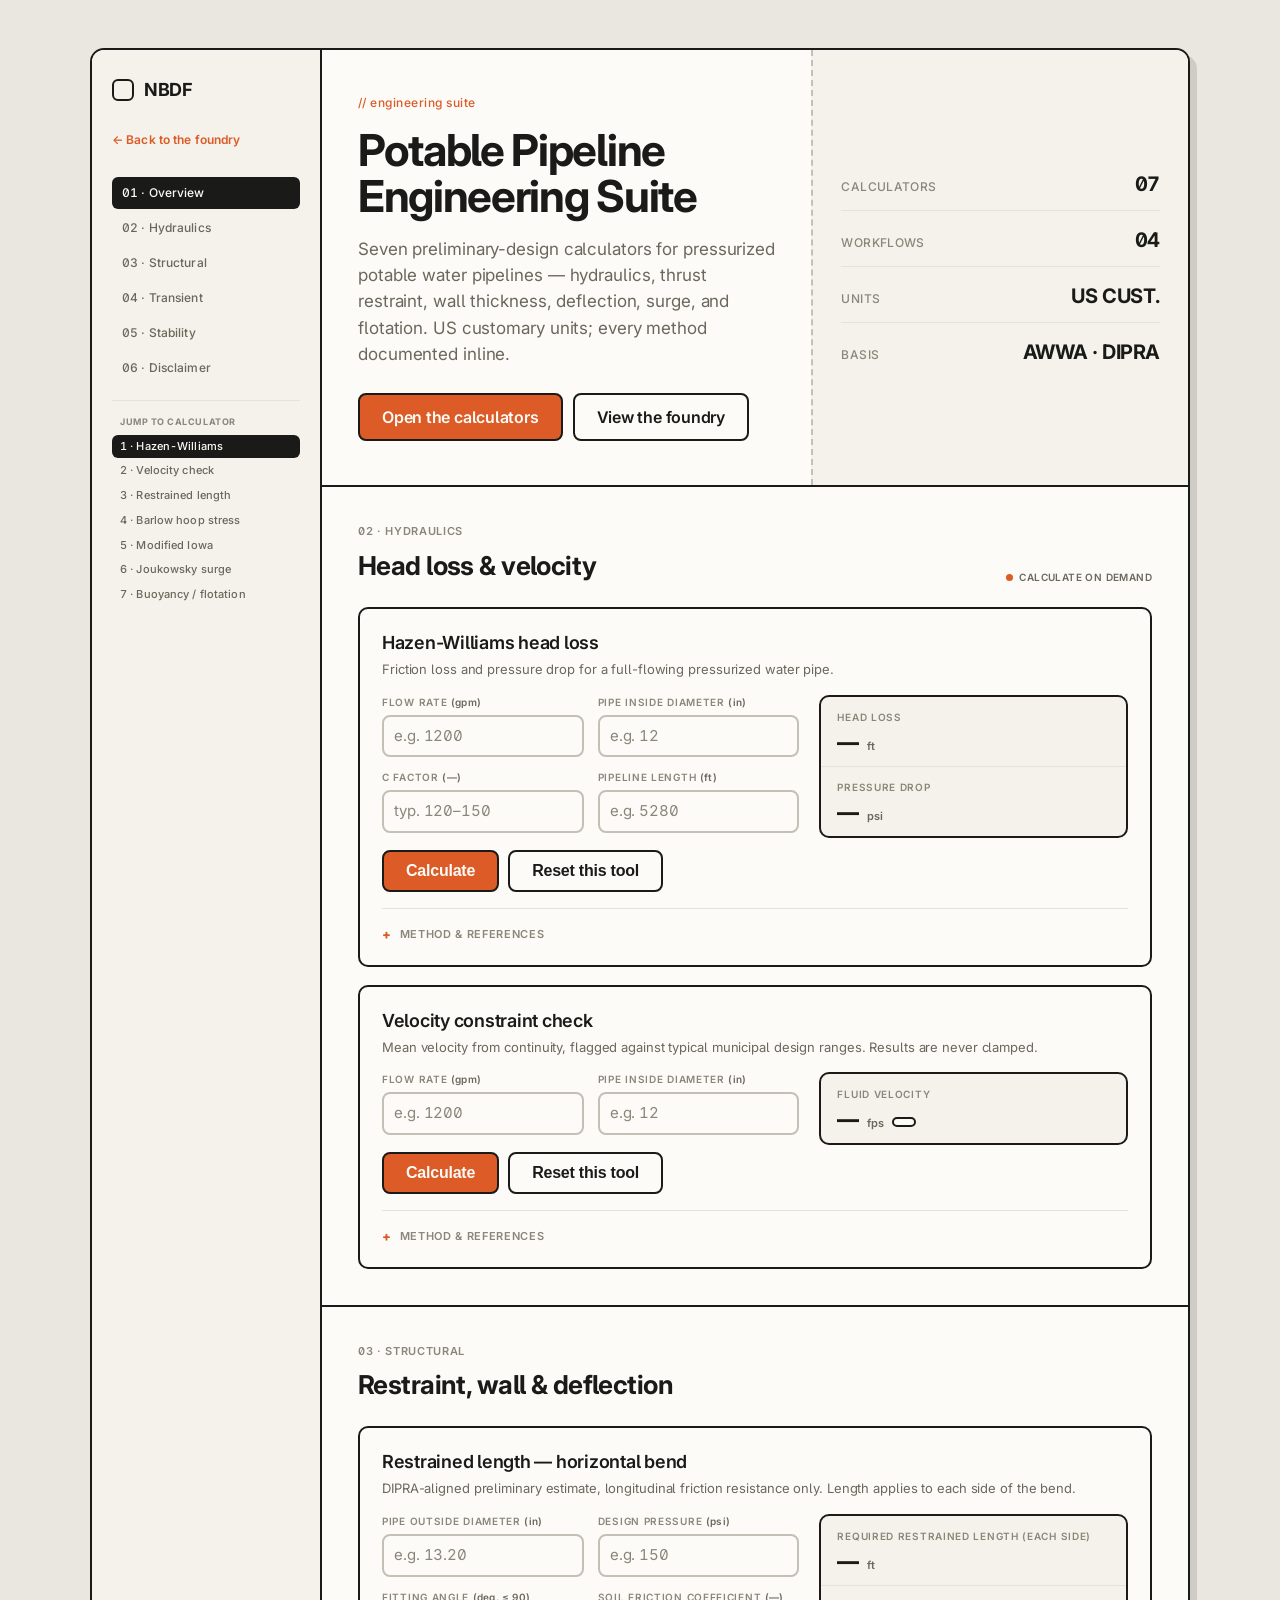
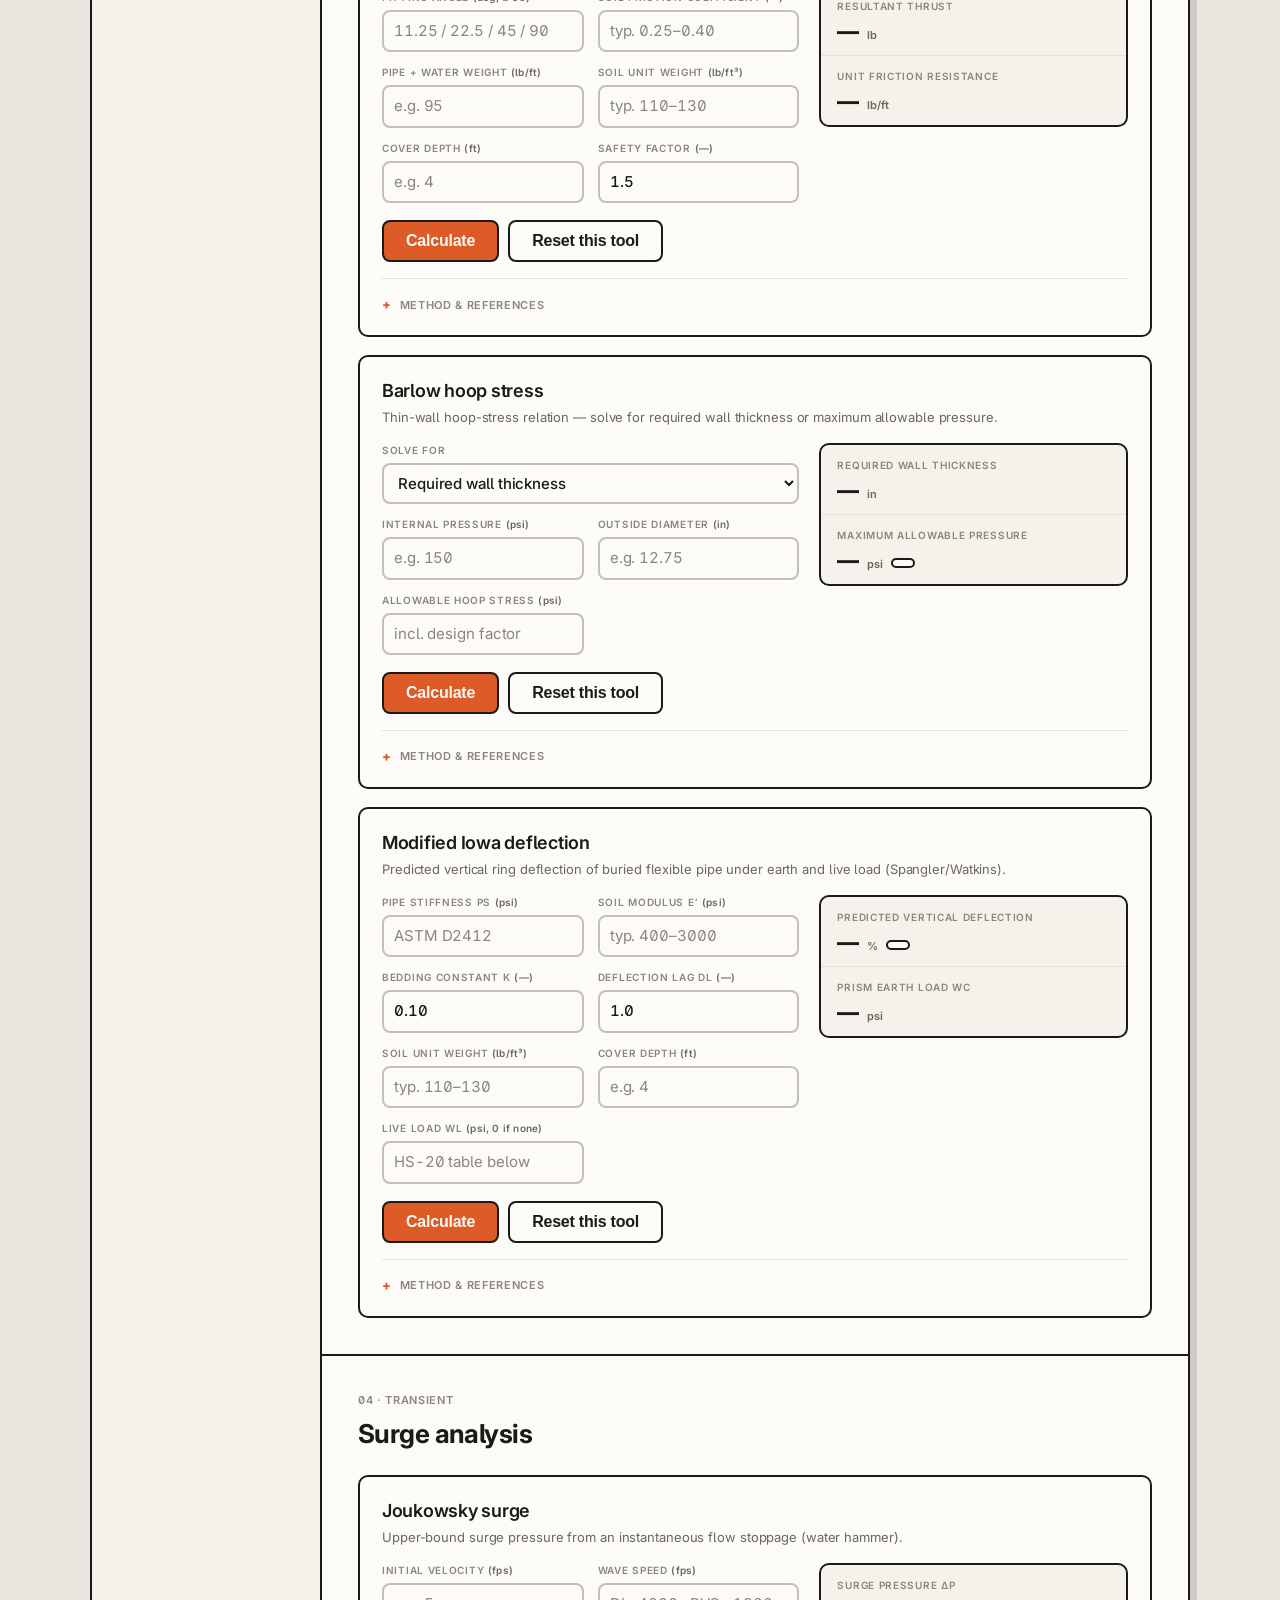
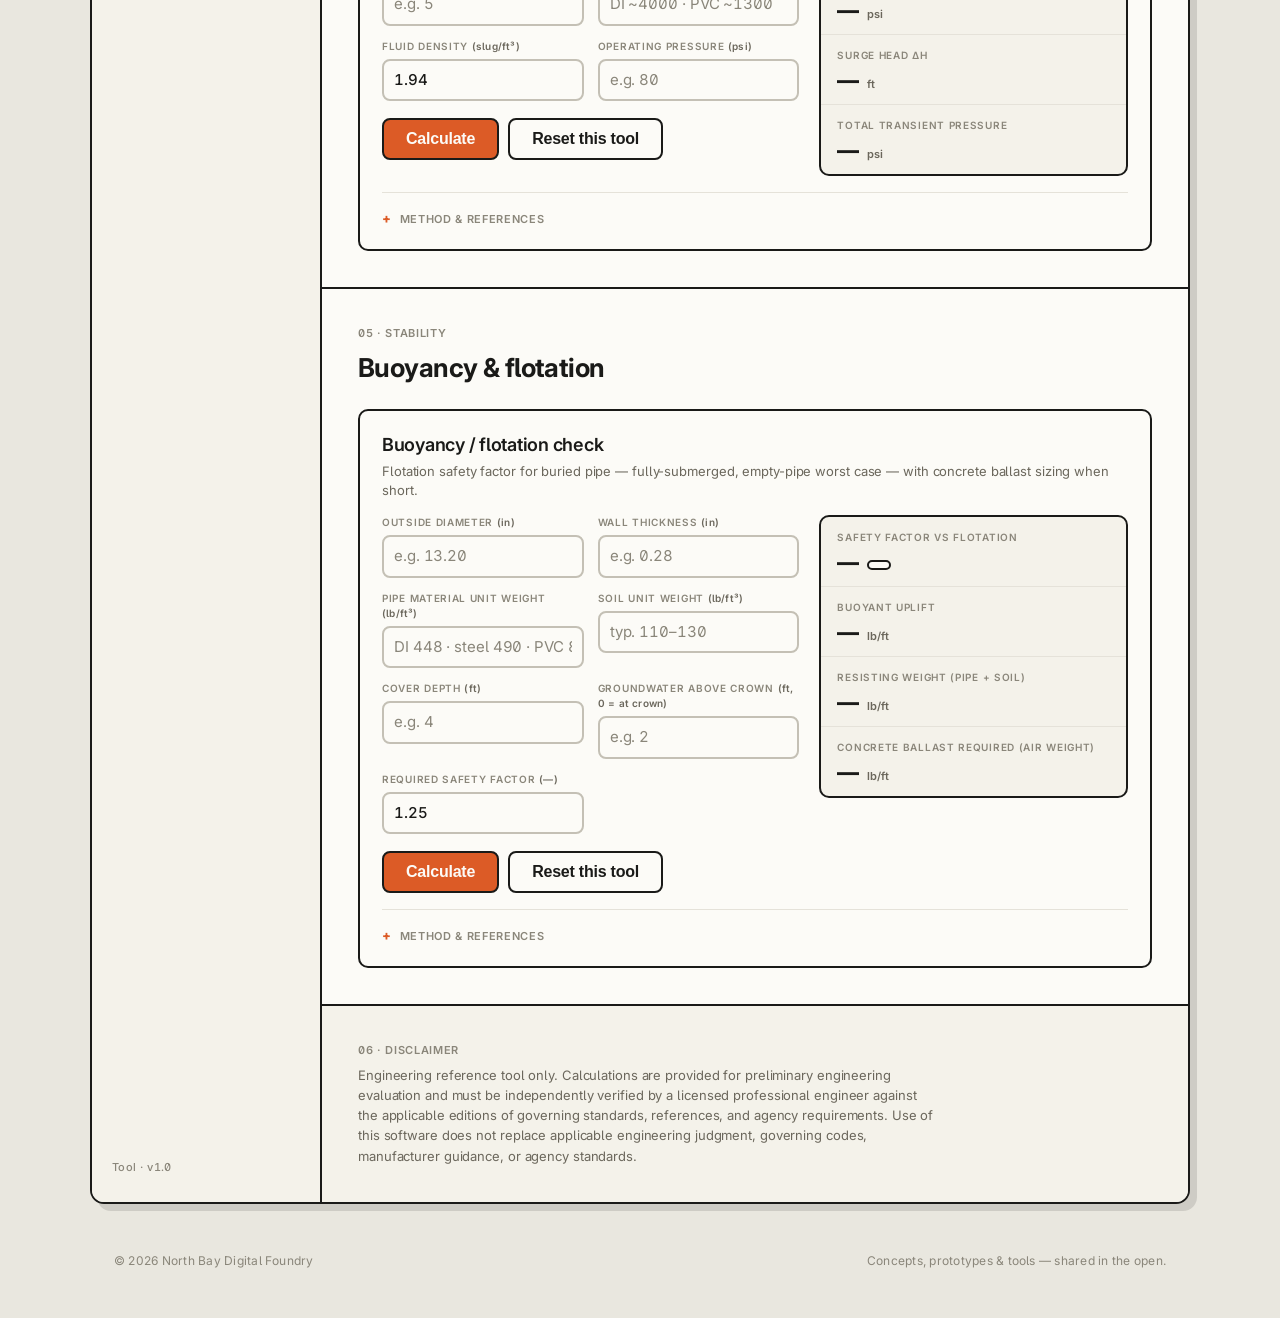
<file: pipeline-calc.html>
<!DOCTYPE html>
<html lang="en">
<head>
  <meta charset="utf-8">
  <meta name="viewport" content="width=device-width, initial-scale=1">
  <title>Potable Pipeline Engineering Suite — North Bay Digital Foundry</title>
  <meta name="description" content="Hydraulic, structural, transient, and stability calculators for pressurized potable water distribution design. Preliminary engineering reference — US customary units, methods documented inline.">
  <meta name="color-scheme" content="light">

  <!-- Open Graph -->
  <meta property="og:type" content="website">
  <meta property="og:title" content="Potable Pipeline Engineering Suite — North Bay Digital Foundry">
  <meta property="og:description" content="Hydraulic, structural, and transient analysis tools for pressurized water distribution design.">

  <!-- Favicon: the NBDF mark -->
  <link rel="icon" href="data:image/svg+xml,%3Csvg xmlns='http://www.w3.org/2000/svg' viewBox='0 0 32 32'%3E%3Crect x='6' y='6' width='20' height='20' rx='4' fill='none' stroke='%231A1A18' stroke-width='3'/%3E%3C/svg%3E">

  <!-- Fonts -->
  <link rel="preconnect" href="https://fonts.googleapis.com">
  <link rel="preconnect" href="https://fonts.gstatic.com" crossorigin>
  <link href="https://fonts.googleapis.com/css2?family=Inter:wght@400;500;600;700;800&display=swap" rel="stylesheet">

  <!-- Shared design system, then page-specific styles -->
  <link rel="stylesheet" href="assets/css/styles.css">
  <link rel="stylesheet" href="assets/css/pipeline-calc.css">
</head>
<body>
  <a class="skip-link" href="#overview">Skip to content</a>

  <div class="shell">

    <!-- ============ RAIL / INDEX ============ -->
    <header class="rail">
      <div class="rail__top">
        <span class="brand-mark" aria-hidden="true"></span>
        <span class="brand-name">NBDF</span>
        <button class="rail__toggle" type="button" aria-expanded="false" aria-controls="rail-nav">
          Menu
        </button>
      </div>

      <a class="rail__home" href="index.html">← Back to the foundry</a>

      <nav class="rail__nav" id="rail-nav" aria-label="Sections">
        <ol>
          <li><a href="#overview" aria-current="true">01 · Overview</a></li>
          <li><a href="#hydraulics">02 · Hydraulics</a></li>
          <li><a href="#structural">03 · Structural</a></li>
          <li><a href="#transient">04 · Transient</a></li>
          <li><a href="#stability">05 · Stability</a></li>
          <li><a href="#disclaimer">06 · Disclaimer</a></li>
        </ol>
        <div class="rail__jump">
          <p class="rail__jump-label">Jump to calculator</p>
          <ol class="rail__jump-list">
            <li><a href="#calculator-hazen-williams" data-calculator-jump>1 · Hazen-Williams</a></li>
            <li><a href="#calculator-velocity-check" data-calculator-jump>2 · Velocity check</a></li>
            <li><a href="#calculator-restrained-length" data-calculator-jump>3 · Restrained length</a></li>
            <li><a href="#calculator-barlow" data-calculator-jump>4 · Barlow hoop stress</a></li>
            <li><a href="#calculator-modified-iowa" data-calculator-jump>5 · Modified Iowa</a></li>
            <li><a href="#calculator-joukowsky-surge" data-calculator-jump>6 · Joukowsky surge</a></li>
            <li><a href="#calculator-buoyancy" data-calculator-jump>7 · Buoyancy / flotation</a></li>
          </ol>
        </div>
      </nav>

      <p class="rail__meta">Tool · v1.0</p>
    </header>

    <!-- ============ CONTENT ============ -->
    <main class="content">

      <!-- 01 · OVERVIEW / HERO -->
      <section class="hero" id="overview" aria-labelledby="hero-title">
        <div class="hero__main">
          <p class="hero__kicker">// engineering suite</p>
          <h1 class="hero__title" id="hero-title">Potable Pipeline Engineering Suite</h1>
          <p class="hero__lede">Seven preliminary-design calculators for pressurized potable water pipelines — hydraulics, thrust restraint, wall thickness, deflection, surge, and flotation. US customary units; every method documented inline.</p>
          <div class="hero__actions">
            <a class="btn btn--primary" href="#hydraulics">Open the calculators</a>
            <a class="btn" href="index.html">View the foundry</a>
          </div>
        </div>

        <div class="spec" aria-label="Suite at a glance">
          <div class="spec__row"><span class="spec__label">CALCULATORS</span><span class="spec__value tnum">07</span></div>
          <div class="spec__row"><span class="spec__label">WORKFLOWS</span><span class="spec__value tnum">04</span></div>
          <div class="spec__row"><span class="spec__label">UNITS</span><span class="spec__value">US CUST.</span></div>
          <div class="spec__row"><span class="spec__label">BASIS</span><span class="spec__value">AWWA · DIPRA</span></div>
        </div>
      </section>

      <!-- 02 · HYDRAULICS -->
      <section class="section" id="hydraulics" aria-labelledby="hyd-title">
        <div class="section__head">
          <div>
            <p class="eyebrow">02 · Hydraulics</p>
            <h2 class="section__title" id="hyd-title">Head loss &amp; velocity</h2>
          </div>
          <span class="status"><span class="dot" aria-hidden="true"></span>CALCULATE ON DEMAND</span>
        </div>

        <div class="nbdf-workflow">

          <!-- Hazen-Williams -->
          <article class="nbdf-calc" id="calculator-hazen-williams" aria-labelledby="hw-title">
            <h3 class="nbdf-calc__title" id="hw-title">Hazen-Williams head loss</h3>
            <p class="nbdf-calc__sub">Friction loss and pressure drop for a full-flowing pressurized water pipe.</p>

            <div class="nbdf-calc__grid">
              <form class="nbdf-form" data-calc="hazenWilliams" novalidate>
                <div class="nbdf-field">
                  <label class="nbdf-field__label" for="hw-flow">Flow rate <span class="nbdf-field__unit">(gpm)</span></label>
                  <input class="nbdf-field__input" id="hw-flow" name="flowGpm" type="number" step="any" inputmode="decimal" placeholder="e.g. 1200">
                  <p class="nbdf-field__error" role="alert" hidden></p>
                </div>
                <div class="nbdf-field">
                  <label class="nbdf-field__label" for="hw-dia">Pipe inside diameter <span class="nbdf-field__unit">(in)</span></label>
                  <input class="nbdf-field__input" id="hw-dia" name="diameterIn" type="number" step="any" inputmode="decimal" placeholder="e.g. 12">
                  <p class="nbdf-field__error" role="alert" hidden></p>
                </div>
                <div class="nbdf-field">
                  <label class="nbdf-field__label" for="hw-c">C factor <span class="nbdf-field__unit">(—)</span></label>
                  <input class="nbdf-field__input" id="hw-c" name="cFactor" type="number" step="any" inputmode="decimal" placeholder="typ. 120–150">
                  <p class="nbdf-field__error" role="alert" hidden></p>
                </div>
                <div class="nbdf-field">
                  <label class="nbdf-field__label" for="hw-len">Pipeline length <span class="nbdf-field__unit">(ft)</span></label>
                  <input class="nbdf-field__input" id="hw-len" name="lengthFt" type="number" step="any" inputmode="decimal" placeholder="e.g. 5280">
                  <p class="nbdf-field__error" role="alert" hidden></p>
                </div>
                <div class="nbdf-form__actions">
                  <button class="btn btn--primary" type="submit">Calculate</button>
                  <button class="btn" type="button" data-reset>Reset this tool</button>
                </div>
              </form>

              <div class="nbdf-results" aria-live="polite">
                <div class="nbdf-readout">
                  <p class="nbdf-readout__label">Head loss</p>
                  <p class="nbdf-readout__value"><span data-out="headLossFt">—</span><small>ft</small></p>
                </div>
                <div class="nbdf-readout">
                  <p class="nbdf-readout__label">Pressure drop</p>
                  <p class="nbdf-readout__value"><span data-out="pressureDropPsi">—</span><small>psi</small></p>
                </div>
              </div>
            </div>

            <details class="nbdf-refs">
              <summary>Method &amp; References</summary>
              <div class="nbdf-refs__body">
                <code class="nbdf-eq">hf (ft) = 10.44 · L · Q^1.852 / (C^1.852 · d^4.8655)
ΔP (psi) = 0.4333 · hf</code>
                <p><strong>Variables &amp; units:</strong></p>
                <ul>
                  <li><strong>Q</strong> — flow rate, gpm</li>
                  <li><strong>d</strong> — pipe inside diameter, inches</li>
                  <li><strong>C</strong> — Hazen-Williams roughness coefficient (dimensionless, empirical)</li>
                  <li><strong>L</strong> — pipeline length, feet</li>
                </ul>
                <p><strong>Assumptions &amp; limitations:</strong> turbulent flow of potable water near 60&nbsp;°F. C is empirical and material/age dependent — cement-mortar-lined ductile iron ≈ 140 new, PVC ≈ 150, unlined cast iron 60–100 with age. Outside its calibration range Hazen-Williams can deviate ±10–15% from Darcy-Weisbach; use Darcy-Weisbach where temperature or fluid differs.</p>
                <p><strong>Source:</strong> Williams &amp; Hazen empirical formula; standard practice per AWWA M32 (Computer Modeling of Water Distribution Systems). The psi-per-foot form (constant 4.52) appears in NFPA 13.</p>
              </div>
            </details>
          </article>

          <!-- Velocity check -->
          <article class="nbdf-calc" id="calculator-velocity-check" aria-labelledby="vc-title">
            <h3 class="nbdf-calc__title" id="vc-title">Velocity constraint check</h3>
            <p class="nbdf-calc__sub">Mean velocity from continuity, flagged against typical municipal design ranges. Results are never clamped.</p>

            <div class="nbdf-calc__grid">
              <form class="nbdf-form" data-calc="velocityCheck" novalidate>
                <div class="nbdf-field">
                  <label class="nbdf-field__label" for="vc-flow">Flow rate <span class="nbdf-field__unit">(gpm)</span></label>
                  <input class="nbdf-field__input" id="vc-flow" name="flowGpm" type="number" step="any" inputmode="decimal" placeholder="e.g. 1200">
                  <p class="nbdf-field__error" role="alert" hidden></p>
                </div>
                <div class="nbdf-field">
                  <label class="nbdf-field__label" for="vc-dia">Pipe inside diameter <span class="nbdf-field__unit">(in)</span></label>
                  <input class="nbdf-field__input" id="vc-dia" name="diameterIn" type="number" step="any" inputmode="decimal" placeholder="e.g. 12">
                  <p class="nbdf-field__error" role="alert" hidden></p>
                </div>
                <div class="nbdf-form__actions">
                  <button class="btn btn--primary" type="submit">Calculate</button>
                  <button class="btn" type="button" data-reset>Reset this tool</button>
                </div>
              </form>

              <div class="nbdf-results" aria-live="polite">
                <div class="nbdf-readout">
                  <p class="nbdf-readout__label">Fluid velocity</p>
                  <p class="nbdf-readout__value"><span data-out="velocityFps">—</span><small>fps</small><span class="nbdf-chip" data-flag hidden></span></p>
                  <p class="nbdf-readout__note" data-flag-msg hidden></p>
                </div>
              </div>
            </div>

            <details class="nbdf-refs">
              <summary>Method &amp; References</summary>
              <div class="nbdf-refs__body">
                <code class="nbdf-eq">V (fps) = 0.4085 · Q / d²</code>
                <p><strong>Variables &amp; units:</strong> Q — flow rate, gpm; d — inside diameter, inches. Exact continuity identity (V = Q/A), not an empirical formula.</p>
                <p><strong>Flag tiers</strong> (Industry Approximation — Verify with PE; thresholds vary by agency):</p>
                <ul>
                  <li>&lt; 2 fps — informational: check turnover, water age, sedimentation</li>
                  <li>2–5 fps — typical municipal design range</li>
                  <li>5–8 fps — upper municipal limit range; review</li>
                  <li>&gt; 8 fps — exceeds typical municipal maximum</li>
                </ul>
                <p><strong>Source:</strong> common municipal design guidance derived from GLUMRB "Ten States Standards" practice and typical utility design manuals. The computed velocity is reported unmodified in all cases.</p>
              </div>
            </details>
          </article>

        </div>
      </section>

      <!-- 03 · STRUCTURAL -->
      <section class="section" id="structural" aria-labelledby="str-title">
        <div class="section__head">
          <div>
            <p class="eyebrow">03 · Structural</p>
            <h2 class="section__title" id="str-title">Restraint, wall &amp; deflection</h2>
          </div>
        </div>

        <div class="nbdf-workflow">

          <!-- Restrained length -->
          <article class="nbdf-calc" id="calculator-restrained-length" aria-labelledby="rl-title">
            <h3 class="nbdf-calc__title" id="rl-title">Restrained length — horizontal bend</h3>
            <p class="nbdf-calc__sub">DIPRA-aligned preliminary estimate, longitudinal friction resistance only. Length applies to each side of the bend.</p>

            <div class="nbdf-calc__grid">
              <form class="nbdf-form" data-calc="restrainedLength" novalidate>
                <div class="nbdf-field">
                  <label class="nbdf-field__label" for="rl-od">Pipe outside diameter <span class="nbdf-field__unit">(in)</span></label>
                  <input class="nbdf-field__input" id="rl-od" name="outsideDiameterIn" type="number" step="any" inputmode="decimal" placeholder="e.g. 13.20">
                  <p class="nbdf-field__error" role="alert" hidden></p>
                </div>
                <div class="nbdf-field">
                  <label class="nbdf-field__label" for="rl-p">Design pressure <span class="nbdf-field__unit">(psi)</span></label>
                  <input class="nbdf-field__input" id="rl-p" name="pressurePsi" type="number" step="any" inputmode="decimal" placeholder="e.g. 150">
                  <p class="nbdf-field__error" role="alert" hidden></p>
                </div>
                <div class="nbdf-field">
                  <label class="nbdf-field__label" for="rl-ang">Fitting angle <span class="nbdf-field__unit">(deg, ≤ 90)</span></label>
                  <input class="nbdf-field__input" id="rl-ang" name="bendAngleDeg" type="number" step="any" inputmode="decimal" placeholder="11.25 / 22.5 / 45 / 90">
                  <p class="nbdf-field__error" role="alert" hidden></p>
                </div>
                <div class="nbdf-field">
                  <label class="nbdf-field__label" for="rl-f">Soil friction coefficient <span class="nbdf-field__unit">(—)</span></label>
                  <input class="nbdf-field__input" id="rl-f" name="frictionCoeff" type="number" step="any" inputmode="decimal" placeholder="typ. 0.25–0.40">
                  <p class="nbdf-field__error" role="alert" hidden></p>
                </div>
                <div class="nbdf-field">
                  <label class="nbdf-field__label" for="rl-w">Pipe + water weight <span class="nbdf-field__unit">(lb/ft)</span></label>
                  <input class="nbdf-field__input" id="rl-w" name="pipeWaterWeightLbFt" type="number" step="any" inputmode="decimal" placeholder="e.g. 95">
                  <p class="nbdf-field__error" role="alert" hidden></p>
                </div>
                <div class="nbdf-field">
                  <label class="nbdf-field__label" for="rl-gs">Soil unit weight <span class="nbdf-field__unit">(lb/ft³)</span></label>
                  <input class="nbdf-field__input" id="rl-gs" name="soilUnitWeightLbFt3" type="number" step="any" inputmode="decimal" placeholder="typ. 110–130">
                  <p class="nbdf-field__error" role="alert" hidden></p>
                </div>
                <div class="nbdf-field">
                  <label class="nbdf-field__label" for="rl-hc">Cover depth <span class="nbdf-field__unit">(ft)</span></label>
                  <input class="nbdf-field__input" id="rl-hc" name="coverDepthFt" type="number" step="any" inputmode="decimal" placeholder="e.g. 4">
                  <p class="nbdf-field__error" role="alert" hidden></p>
                </div>
                <div class="nbdf-field">
                  <label class="nbdf-field__label" for="rl-sf">Safety factor <span class="nbdf-field__unit">(—)</span></label>
                  <input class="nbdf-field__input" id="rl-sf" name="safetyFactor" type="number" step="any" inputmode="decimal" value="1.5">
                  <p class="nbdf-field__error" role="alert" hidden></p>
                </div>
                <div class="nbdf-form__actions">
                  <button class="btn btn--primary" type="submit">Calculate</button>
                  <button class="btn" type="button" data-reset>Reset this tool</button>
                </div>
              </form>

              <div class="nbdf-results" aria-live="polite">
                <div class="nbdf-readout">
                  <p class="nbdf-readout__label">Required restrained length (each side)</p>
                  <p class="nbdf-readout__value"><span data-out="restrainedLengthFt">—</span><small>ft</small></p>
                </div>
                <div class="nbdf-readout">
                  <p class="nbdf-readout__label">Resultant thrust</p>
                  <p class="nbdf-readout__value"><span data-out="thrustLb">—</span><small>lb</small></p>
                </div>
                <div class="nbdf-readout">
                  <p class="nbdf-readout__label">Unit friction resistance</p>
                  <p class="nbdf-readout__value"><span data-out="unitFrictionLbFt">—</span><small>lb/ft</small></p>
                </div>
              </div>
            </div>

            <details class="nbdf-refs">
              <summary>Method &amp; References</summary>
              <div class="nbdf-refs__body">
                <code class="nbdf-eq">A  (in²)   = π · Do² / 4
T  (lb)    = 2 · P · A · sin(θ/2)
We (lb/ft) = γs · Hc · Do / 12
Fs (lb/ft) = f · (2·We + Wp+w)
L  (ft)    = SF · P · A · tan(θ/2) / Fs</code>
                <p><strong>Variables &amp; units:</strong></p>
                <ul>
                  <li><strong>Do</strong> — pipe outside diameter, inches (thrust acts on the OD cross-section)</li>
                  <li><strong>P</strong> — design or test pressure, psi</li>
                  <li><strong>θ</strong> — fitting deflection angle, degrees (horizontal bends, 0 &lt; θ ≤ 90°)</li>
                  <li><strong>f</strong> — soil-to-pipe friction coefficient (0.25–0.40 typical; lower for polyethylene-encased pipe)</li>
                  <li><strong>Wp+w</strong> — pipe plus contained water weight, lb/ft</li>
                  <li><strong>γs, Hc</strong> — soil unit weight (lb/ft³) and depth of cover (ft) for the earth prism We</li>
                  <li><strong>SF</strong> — safety factor (1.5 typical per DIPRA practice)</li>
                </ul>
                <p><strong>DIPRA-aligned preliminary thrust-restraint estimate based on longitudinal friction resistance only. Does not include passive soil bearing resistance. Final restrained length must be verified against DIPRA/AWWA/manufacturer requirements.</strong></p>
                <p><strong>Assumptions &amp; limitations:</strong> horizontal bend in uniform soil above the water table; friction-only resistance is conservative relative to the full DIPRA method (which adds passive bearing, ½·Rs). Not applicable to vertical bends, dead ends, or reducers without modification.</p>
                <p><strong>Source:</strong> DIPRA, <em>Thrust Restraint Design for Ductile Iron Pipe</em>; AWWA Manual M41. Friction-only simplification: Industry Approximation — Verify with PE.</p>
              </div>
            </details>
          </article>

          <!-- Barlow -->
          <article class="nbdf-calc" id="calculator-barlow" aria-labelledby="bl-title">
            <h3 class="nbdf-calc__title" id="bl-title">Barlow hoop stress</h3>
            <p class="nbdf-calc__sub">Thin-wall hoop-stress relation — solve for required wall thickness or maximum allowable pressure.</p>

            <div class="nbdf-calc__grid">
              <form class="nbdf-form" data-calc="barlow" novalidate>
                <div class="nbdf-field nbdf-field--wide">
                  <label class="nbdf-field__label" for="bl-mode">Solve for</label>
                  <select class="nbdf-field__select" id="bl-mode" name="mode">
                    <option value="thickness">Required wall thickness</option>
                    <option value="pressure">Maximum allowable pressure</option>
                  </select>
                </div>
                <div class="nbdf-field" data-mode="thickness">
                  <label class="nbdf-field__label" for="bl-p">Internal pressure <span class="nbdf-field__unit">(psi)</span></label>
                  <input class="nbdf-field__input" id="bl-p" name="pressurePsi" type="number" step="any" inputmode="decimal" placeholder="e.g. 150">
                  <p class="nbdf-field__error" role="alert" hidden></p>
                </div>
                <div class="nbdf-field" data-mode="pressure">
                  <label class="nbdf-field__label" for="bl-t">Wall thickness <span class="nbdf-field__unit">(in)</span></label>
                  <input class="nbdf-field__input" id="bl-t" name="wallThicknessIn" type="number" step="any" inputmode="decimal" placeholder="e.g. 0.25">
                  <p class="nbdf-field__error" role="alert" hidden></p>
                </div>
                <div class="nbdf-field">
                  <label class="nbdf-field__label" for="bl-od">Outside diameter <span class="nbdf-field__unit">(in)</span></label>
                  <input class="nbdf-field__input" id="bl-od" name="outsideDiameterIn" type="number" step="any" inputmode="decimal" placeholder="e.g. 12.75">
                  <p class="nbdf-field__error" role="alert" hidden></p>
                </div>
                <div class="nbdf-field">
                  <label class="nbdf-field__label" for="bl-s">Allowable hoop stress <span class="nbdf-field__unit">(psi)</span></label>
                  <input class="nbdf-field__input" id="bl-s" name="allowableStressPsi" type="number" step="any" inputmode="decimal" placeholder="incl. design factor">
                  <p class="nbdf-field__error" role="alert" hidden></p>
                </div>
                <div class="nbdf-form__actions">
                  <button class="btn btn--primary" type="submit">Calculate</button>
                  <button class="btn" type="button" data-reset>Reset this tool</button>
                </div>
              </form>

              <div class="nbdf-results" aria-live="polite">
                <div class="nbdf-readout">
                  <p class="nbdf-readout__label">Required wall thickness</p>
                  <p class="nbdf-readout__value"><span data-out="wallThicknessIn">—</span><small>in</small></p>
                </div>
                <div class="nbdf-readout">
                  <p class="nbdf-readout__label">Maximum allowable pressure</p>
                  <p class="nbdf-readout__value"><span data-out="maxPressurePsi">—</span><small>psi</small><span class="nbdf-chip" data-flag hidden></span></p>
                  <p class="nbdf-readout__note" data-flag-msg hidden></p>
                </div>
              </div>
            </div>

            <details class="nbdf-refs">
              <summary>Method &amp; References</summary>
              <div class="nbdf-refs__body">
                <code class="nbdf-eq">t (in)  = P · Do / (2 · S)
P (psi) = 2 · S · t / Do</code>
                <p><strong>Variables &amp; units:</strong> P — internal pressure, psi; Do — <em>outside</em> diameter, inches; S — allowable hoop stress, psi; t — wall thickness, inches.</p>
                <p><strong>Assumptions &amp; limitations:</strong> thin-wall assumption (accurate for t/Do ≤ ~0.10; conservative beyond). S must already include the design/safety factor and any temperature or joint derating — this tool applies no additional factor. Internal pressure only; external loads, vacuum, and bending are excluded.</p>
                <p><strong>Source:</strong> Barlow's formula as applied in AWWA Manual M11 (Steel Pipe — A Guide for Design and Installation). The AWWA C900/C905 pressure-class equation PC = 2·HDS/(DR−1) is the same relation in dimension-ratio form.</p>
              </div>
            </details>
          </article>

          <!-- Modified Iowa -->
          <article class="nbdf-calc" id="calculator-modified-iowa" aria-labelledby="mi-title">
            <h3 class="nbdf-calc__title" id="mi-title">Modified Iowa deflection</h3>
            <p class="nbdf-calc__sub">Predicted vertical ring deflection of buried flexible pipe under earth and live load (Spangler/Watkins).</p>

            <div class="nbdf-calc__grid">
              <form class="nbdf-form" data-calc="modifiedIowa" novalidate>
                <div class="nbdf-field">
                  <label class="nbdf-field__label" for="mi-ps">Pipe stiffness PS <span class="nbdf-field__unit">(psi)</span></label>
                  <input class="nbdf-field__input" id="mi-ps" name="pipeStiffnessPsi" type="number" step="any" inputmode="decimal" placeholder="ASTM D2412">
                  <p class="nbdf-field__error" role="alert" hidden></p>
                </div>
                <div class="nbdf-field">
                  <label class="nbdf-field__label" for="mi-e">Soil modulus E′ <span class="nbdf-field__unit">(psi)</span></label>
                  <input class="nbdf-field__input" id="mi-e" name="soilModulusPsi" type="number" step="any" inputmode="decimal" placeholder="typ. 400–3000">
                  <p class="nbdf-field__error" role="alert" hidden></p>
                </div>
                <div class="nbdf-field">
                  <label class="nbdf-field__label" for="mi-k">Bedding constant K <span class="nbdf-field__unit">(—)</span></label>
                  <input class="nbdf-field__input" id="mi-k" name="beddingConstant" type="number" step="any" inputmode="decimal" value="0.10">
                  <p class="nbdf-field__error" role="alert" hidden></p>
                </div>
                <div class="nbdf-field">
                  <label class="nbdf-field__label" for="mi-dl">Deflection lag DL <span class="nbdf-field__unit">(—)</span></label>
                  <input class="nbdf-field__input" id="mi-dl" name="deflectionLag" type="number" step="any" inputmode="decimal" value="1.0">
                  <p class="nbdf-field__error" role="alert" hidden></p>
                </div>
                <div class="nbdf-field">
                  <label class="nbdf-field__label" for="mi-gs">Soil unit weight <span class="nbdf-field__unit">(lb/ft³)</span></label>
                  <input class="nbdf-field__input" id="mi-gs" name="soilUnitWeightLbFt3" type="number" step="any" inputmode="decimal" placeholder="typ. 110–130">
                  <p class="nbdf-field__error" role="alert" hidden></p>
                </div>
                <div class="nbdf-field">
                  <label class="nbdf-field__label" for="mi-h">Cover depth <span class="nbdf-field__unit">(ft)</span></label>
                  <input class="nbdf-field__input" id="mi-h" name="coverDepthFt" type="number" step="any" inputmode="decimal" placeholder="e.g. 4">
                  <p class="nbdf-field__error" role="alert" hidden></p>
                </div>
                <div class="nbdf-field">
                  <label class="nbdf-field__label" for="mi-wl">Live load WL <span class="nbdf-field__unit">(psi, 0 if none)</span></label>
                  <input class="nbdf-field__input" id="mi-wl" name="liveLoadPsi" type="number" step="any" inputmode="decimal" placeholder="HS-20 table below">
                  <p class="nbdf-field__error" role="alert" hidden></p>
                </div>
                <div class="nbdf-form__actions">
                  <button class="btn btn--primary" type="submit">Calculate</button>
                  <button class="btn" type="button" data-reset>Reset this tool</button>
                </div>
              </form>

              <div class="nbdf-results" aria-live="polite">
                <div class="nbdf-readout">
                  <p class="nbdf-readout__label">Predicted vertical deflection</p>
                  <p class="nbdf-readout__value"><span data-out="deflectionPct">—</span><small>%</small><span class="nbdf-chip" data-flag hidden></span></p>
                  <p class="nbdf-readout__note" data-flag-msg hidden></p>
                </div>
                <div class="nbdf-readout">
                  <p class="nbdf-readout__label">Prism earth load Wc</p>
                  <p class="nbdf-readout__value"><span data-out="earthLoadPsi">—</span><small>psi</small></p>
                </div>
              </div>
            </div>

            <details class="nbdf-refs">
              <summary>Method &amp; References</summary>
              <div class="nbdf-refs__body">
                <code class="nbdf-eq">Wc (psi) = γs · H / 144
Δy/D (%) = 100 · (DL·Wc + WL) · K / (0.149·PS + 0.061·E′)</code>
                <p><strong>Why PS and the load terms are required:</strong> the Iowa formula balances load (numerator) against the combined stiffness of the pipe ring (0.149·PS) and the surrounding soil (0.061·E′). Without pipe stiffness and the earth/live loads the equation is indeterminate — they are not optional refinements.</p>
                <p><strong>Variables &amp; units:</strong> PS — pipe stiffness at 5% deflection per ASTM D2412, psi; E′ — modulus of soil reaction, psi; K — bedding constant (0.083–0.110; 0.10 typical); DL — deflection lag factor (use 1.0 with prism load, up to 1.5 with Marston load); γs — soil unit weight, lb/ft³; H — cover, ft; WL — live load at pipe depth, psi.</p>
                <table>
                  <thead><tr><th scope="col">E′ guidance (granular embedment)</th><th scope="col">psi</th></tr></thead>
                  <tbody>
                    <tr><td>Dumped / uncompacted</td><td>50–200</td></tr>
                    <tr><td>Slight compaction (&lt; 85% Proctor)</td><td>200–400</td></tr>
                    <tr><td>Moderate compaction (85–95%)</td><td>1000</td></tr>
                    <tr><td>High compaction (&gt; 95%)</td><td>2000–3000</td></tr>
                  </tbody>
                </table>
                <table>
                  <thead><tr><th scope="col">HS-20 live load (commonly tabulated)</th><th scope="col">psi</th></tr></thead>
                  <tbody>
                    <tr><td>1 ft cover</td><td>12.50</td></tr>
                    <tr><td>2 ft cover</td><td>5.56</td></tr>
                    <tr><td>4 ft cover</td><td>2.78</td></tr>
                    <tr><td>8 ft cover</td><td>0.69</td></tr>
                  </tbody>
                </table>
                <p><strong>Assumptions &amp; limitations:</strong> flexible pipe with granular embedment; prism earth load; long-term soil consolidation captured only through DL. Allowable deflection varies by material — 5% initial is common for PVC (AWWA M23); check the governing product standard. Verify E′ and live loads against project geotechnical data and AASHTO.</p>
                <p><strong>Source:</strong> Spangler (1941), modified by Watkins (1958); AWWA M23 (PVC Pipe), M45 (Fiberglass), M55 (PE); ASTM D2412; E′ values per Howard (USBR).</p>
              </div>
            </details>
          </article>

        </div>
      </section>

      <!-- 04 · TRANSIENT -->
      <section class="section" id="transient" aria-labelledby="trn-title">
        <div class="section__head">
          <div>
            <p class="eyebrow">04 · Transient</p>
            <h2 class="section__title" id="trn-title">Surge analysis</h2>
          </div>
        </div>

        <div class="nbdf-workflow">

          <!-- Joukowsky -->
          <article class="nbdf-calc" id="calculator-joukowsky-surge" aria-labelledby="jk-title">
            <h3 class="nbdf-calc__title" id="jk-title">Joukowsky surge</h3>
            <p class="nbdf-calc__sub">Upper-bound surge pressure from an instantaneous flow stoppage (water hammer).</p>

            <div class="nbdf-calc__grid">
              <form class="nbdf-form" data-calc="joukowskySurge" novalidate>
                <div class="nbdf-field">
                  <label class="nbdf-field__label" for="jk-v">Initial velocity <span class="nbdf-field__unit">(fps)</span></label>
                  <input class="nbdf-field__input" id="jk-v" name="velocityFps" type="number" step="any" inputmode="decimal" placeholder="e.g. 5">
                  <p class="nbdf-field__error" role="alert" hidden></p>
                </div>
                <div class="nbdf-field">
                  <label class="nbdf-field__label" for="jk-a">Wave speed <span class="nbdf-field__unit">(fps)</span></label>
                  <input class="nbdf-field__input" id="jk-a" name="waveSpeedFps" type="number" step="any" inputmode="decimal" placeholder="DI ~4000 · PVC ~1300">
                  <p class="nbdf-field__error" role="alert" hidden></p>
                </div>
                <div class="nbdf-field">
                  <label class="nbdf-field__label" for="jk-rho">Fluid density <span class="nbdf-field__unit">(slug/ft³)</span></label>
                  <input class="nbdf-field__input" id="jk-rho" name="fluidDensitySlugFt3" type="number" step="any" inputmode="decimal" value="1.94">
                  <p class="nbdf-field__error" role="alert" hidden></p>
                </div>
                <div class="nbdf-field">
                  <label class="nbdf-field__label" for="jk-po">Operating pressure <span class="nbdf-field__unit">(psi)</span></label>
                  <input class="nbdf-field__input" id="jk-po" name="operatingPressurePsi" type="number" step="any" inputmode="decimal" placeholder="e.g. 80">
                  <p class="nbdf-field__error" role="alert" hidden></p>
                </div>
                <div class="nbdf-form__actions">
                  <button class="btn btn--primary" type="submit">Calculate</button>
                  <button class="btn" type="button" data-reset>Reset this tool</button>
                </div>
              </form>

              <div class="nbdf-results" aria-live="polite">
                <div class="nbdf-readout">
                  <p class="nbdf-readout__label">Surge pressure ΔP</p>
                  <p class="nbdf-readout__value"><span data-out="surgePsi">—</span><small>psi</small></p>
                </div>
                <div class="nbdf-readout">
                  <p class="nbdf-readout__label">Surge head ΔH</p>
                  <p class="nbdf-readout__value"><span data-out="surgeHeadFt">—</span><small>ft</small></p>
                </div>
                <div class="nbdf-readout">
                  <p class="nbdf-readout__label">Total transient pressure</p>
                  <p class="nbdf-readout__value"><span data-out="totalPsi">—</span><small>psi</small></p>
                </div>
              </div>
            </div>

            <details class="nbdf-refs">
              <summary>Method &amp; References</summary>
              <div class="nbdf-refs__body">
                <code class="nbdf-eq">ΔP (psi) = ρ · a · ΔV / 144
ΔH (ft)  = a · ΔV / g          (g = 32.174 ft/s²)
Total    = operating pressure + ΔP</code>
                <p><strong>Variables &amp; units:</strong> ρ — fluid mass density, slug/ft³ (water ≈ 1.94 at 60&nbsp;°F); a — pressure wave speed, fps; ΔV — velocity change, fps (full stoppage assumed).</p>
                <p><strong>Typical wave speeds:</strong> ductile iron 3000–4400 fps; steel 3000–4000 fps; PVC 1100–1500 fps (function of pipe material, wall, and entrained air — compute from pipe properties or take from manufacturer data).</p>
                <p><strong>Assumptions &amp; limitations:</strong> valid for closure faster than one wave round-trip (t &lt; 2L/a). Ignores friction, wave reflections, and column separation; a matching downsurge of −ΔP occurs and can drive the line into vacuum. This is a screening value, not a substitute for a full transient (method-of-characteristics) model on critical systems.</p>
                <p><strong>Source:</strong> Joukowsky (1898); discussed in AWWA M11 and standard transient references (Wylie &amp; Streeter, <em>Fluid Transients in Systems</em>).</p>
              </div>
            </details>
          </article>

        </div>
      </section>

      <!-- 05 · STABILITY -->
      <section class="section" id="stability" aria-labelledby="stb-title">
        <div class="section__head">
          <div>
            <p class="eyebrow">05 · Stability</p>
            <h2 class="section__title" id="stb-title">Buoyancy &amp; flotation</h2>
          </div>
        </div>

        <div class="nbdf-workflow">

          <!-- Buoyancy -->
          <article class="nbdf-calc" id="calculator-buoyancy" aria-labelledby="by-title">
            <h3 class="nbdf-calc__title" id="by-title">Buoyancy / flotation check</h3>
            <p class="nbdf-calc__sub">Flotation safety factor for buried pipe — fully-submerged, empty-pipe worst case — with concrete ballast sizing when short.</p>

            <div class="nbdf-calc__grid">
              <form class="nbdf-form" data-calc="buoyancy" novalidate>
                <div class="nbdf-field">
                  <label class="nbdf-field__label" for="by-od">Outside diameter <span class="nbdf-field__unit">(in)</span></label>
                  <input class="nbdf-field__input" id="by-od" name="outsideDiameterIn" type="number" step="any" inputmode="decimal" placeholder="e.g. 13.20">
                  <p class="nbdf-field__error" role="alert" hidden></p>
                </div>
                <div class="nbdf-field">
                  <label class="nbdf-field__label" for="by-t">Wall thickness <span class="nbdf-field__unit">(in)</span></label>
                  <input class="nbdf-field__input" id="by-t" name="wallThicknessIn" type="number" step="any" inputmode="decimal" placeholder="e.g. 0.28">
                  <p class="nbdf-field__error" role="alert" hidden></p>
                </div>
                <div class="nbdf-field">
                  <label class="nbdf-field__label" for="by-gp">Pipe material unit weight <span class="nbdf-field__unit">(lb/ft³)</span></label>
                  <input class="nbdf-field__input" id="by-gp" name="pipeUnitWeightLbFt3" type="number" step="any" inputmode="decimal" placeholder="DI 448 · steel 490 · PVC 87.5">
                  <p class="nbdf-field__error" role="alert" hidden></p>
                </div>
                <div class="nbdf-field">
                  <label class="nbdf-field__label" for="by-gs">Soil unit weight <span class="nbdf-field__unit">(lb/ft³)</span></label>
                  <input class="nbdf-field__input" id="by-gs" name="soilUnitWeightLbFt3" type="number" step="any" inputmode="decimal" placeholder="typ. 110–130">
                  <p class="nbdf-field__error" role="alert" hidden></p>
                </div>
                <div class="nbdf-field">
                  <label class="nbdf-field__label" for="by-hc">Cover depth <span class="nbdf-field__unit">(ft)</span></label>
                  <input class="nbdf-field__input" id="by-hc" name="coverDepthFt" type="number" step="any" inputmode="decimal" placeholder="e.g. 4">
                  <p class="nbdf-field__error" role="alert" hidden></p>
                </div>
                <div class="nbdf-field">
                  <label class="nbdf-field__label" for="by-hw">Groundwater above crown <span class="nbdf-field__unit">(ft, 0 = at crown)</span></label>
                  <input class="nbdf-field__input" id="by-hw" name="groundwaterDepthFt" type="number" step="any" inputmode="decimal" placeholder="e.g. 2">
                  <p class="nbdf-field__error" role="alert" hidden></p>
                </div>
                <div class="nbdf-field">
                  <label class="nbdf-field__label" for="by-sf">Required safety factor <span class="nbdf-field__unit">(—)</span></label>
                  <input class="nbdf-field__input" id="by-sf" name="requiredSF" type="number" step="any" inputmode="decimal" value="1.25">
                  <p class="nbdf-field__error" role="alert" hidden></p>
                </div>
                <div class="nbdf-form__actions">
                  <button class="btn btn--primary" type="submit">Calculate</button>
                  <button class="btn" type="button" data-reset>Reset this tool</button>
                </div>
              </form>

              <div class="nbdf-results" aria-live="polite">
                <div class="nbdf-readout">
                  <p class="nbdf-readout__label">Safety factor vs flotation</p>
                  <p class="nbdf-readout__value"><span data-out="safetyFactor">—</span><span class="nbdf-chip" data-flag hidden></span></p>
                  <p class="nbdf-readout__note" data-flag-msg hidden></p>
                </div>
                <div class="nbdf-readout">
                  <p class="nbdf-readout__label">Buoyant uplift</p>
                  <p class="nbdf-readout__value"><span data-out="upliftLbFt">—</span><small>lb/ft</small></p>
                </div>
                <div class="nbdf-readout">
                  <p class="nbdf-readout__label">Resisting weight (pipe + soil)</p>
                  <p class="nbdf-readout__value"><span data-out="resistanceLbFt">—</span><small>lb/ft</small></p>
                </div>
                <div class="nbdf-readout">
                  <p class="nbdf-readout__label">Concrete ballast required (air weight)</p>
                  <p class="nbdf-readout__value"><span data-out="ballastConcreteLbFt">—</span><small>lb/ft</small></p>
                </div>
              </div>
            </div>

            <details class="nbdf-refs">
              <summary>Method &amp; References</summary>
              <div class="nbdf-refs__body">
                <code class="nbdf-eq">Fb = γw · π · (Do/12)² / 4
Wp = γp · π/4 · [(Do/12)² − ((Do−2t)/12)²]
Ws = [γs·(Hc−Hsub) + (γs−γw)·Hsub] · Do/12,   Hsub = min(Hw, Hc)
SF = (Wp + Ws) / Fb
Ballast (concrete, air wt) = [SFreq·Fb − (Wp+Ws)] · γc / (γc − γw)</code>
                <p><strong>Variables &amp; units:</strong> γw = 62.4 lb/ft³; γc = 150 lb/ft³ (normal-weight concrete); Do, t — inches; Hc, Hw — feet; γp, γs — lb/ft³. All forces per foot of pipe.</p>
                <p><strong>Assumptions &amp; limitations:</strong> worst case — pipe empty and fully submerged (groundwater at or above the crown); simple soil prism of width Do (no trench shear or wedge effects); soil below the water table taken at buoyant unit weight (γs − 62.4). Ballast is reported as concrete air weight, already corrected for the ballast's own submergence. Required SF varies by agency — 1.1 to 1.5 is typical; confirm the governing standard.</p>
                <p><strong>Source:</strong> Archimedes principle + prism method as discussed in AWWA M11 (flotation) and ASCE buried-pipe practice. Industry Approximation — Verify with PE.</p>
              </div>
            </details>
          </article>

        </div>
      </section>

      <!-- DISCLAIMER -->
      <section class="section nbdf-disclaimer" id="disclaimer" aria-label="Engineering disclaimer">
        <p class="eyebrow">06 · Disclaimer</p>
        <p class="nbdf-disclaimer__text">Engineering reference tool only. Calculations are provided for preliminary engineering evaluation and must be independently verified by a licensed professional engineer against the applicable editions of governing standards, references, and agency requirements. Use of this software does not replace applicable engineering judgment, governing codes, manufacturer guidance, or agency standards.</p>
      </section>

    </main>
  </div>

  <footer class="colophon">
    <span>© <span id="year">2026</span> North Bay Digital Foundry</span>
    <span>Concepts, prototypes &amp; tools — shared in the open.</span>
  </footer>

  <!-- Shared progressive enhancement (nav toggle, scroll-spy, year) -->
  <script src="assets/js/main.js" defer></script>
  <!-- Calculator UI (ES module; imports the pure engineering layer) -->
  <script type="module" src="assets/js/pipeline-calc.js"></script>
</body>
</html>
</file>
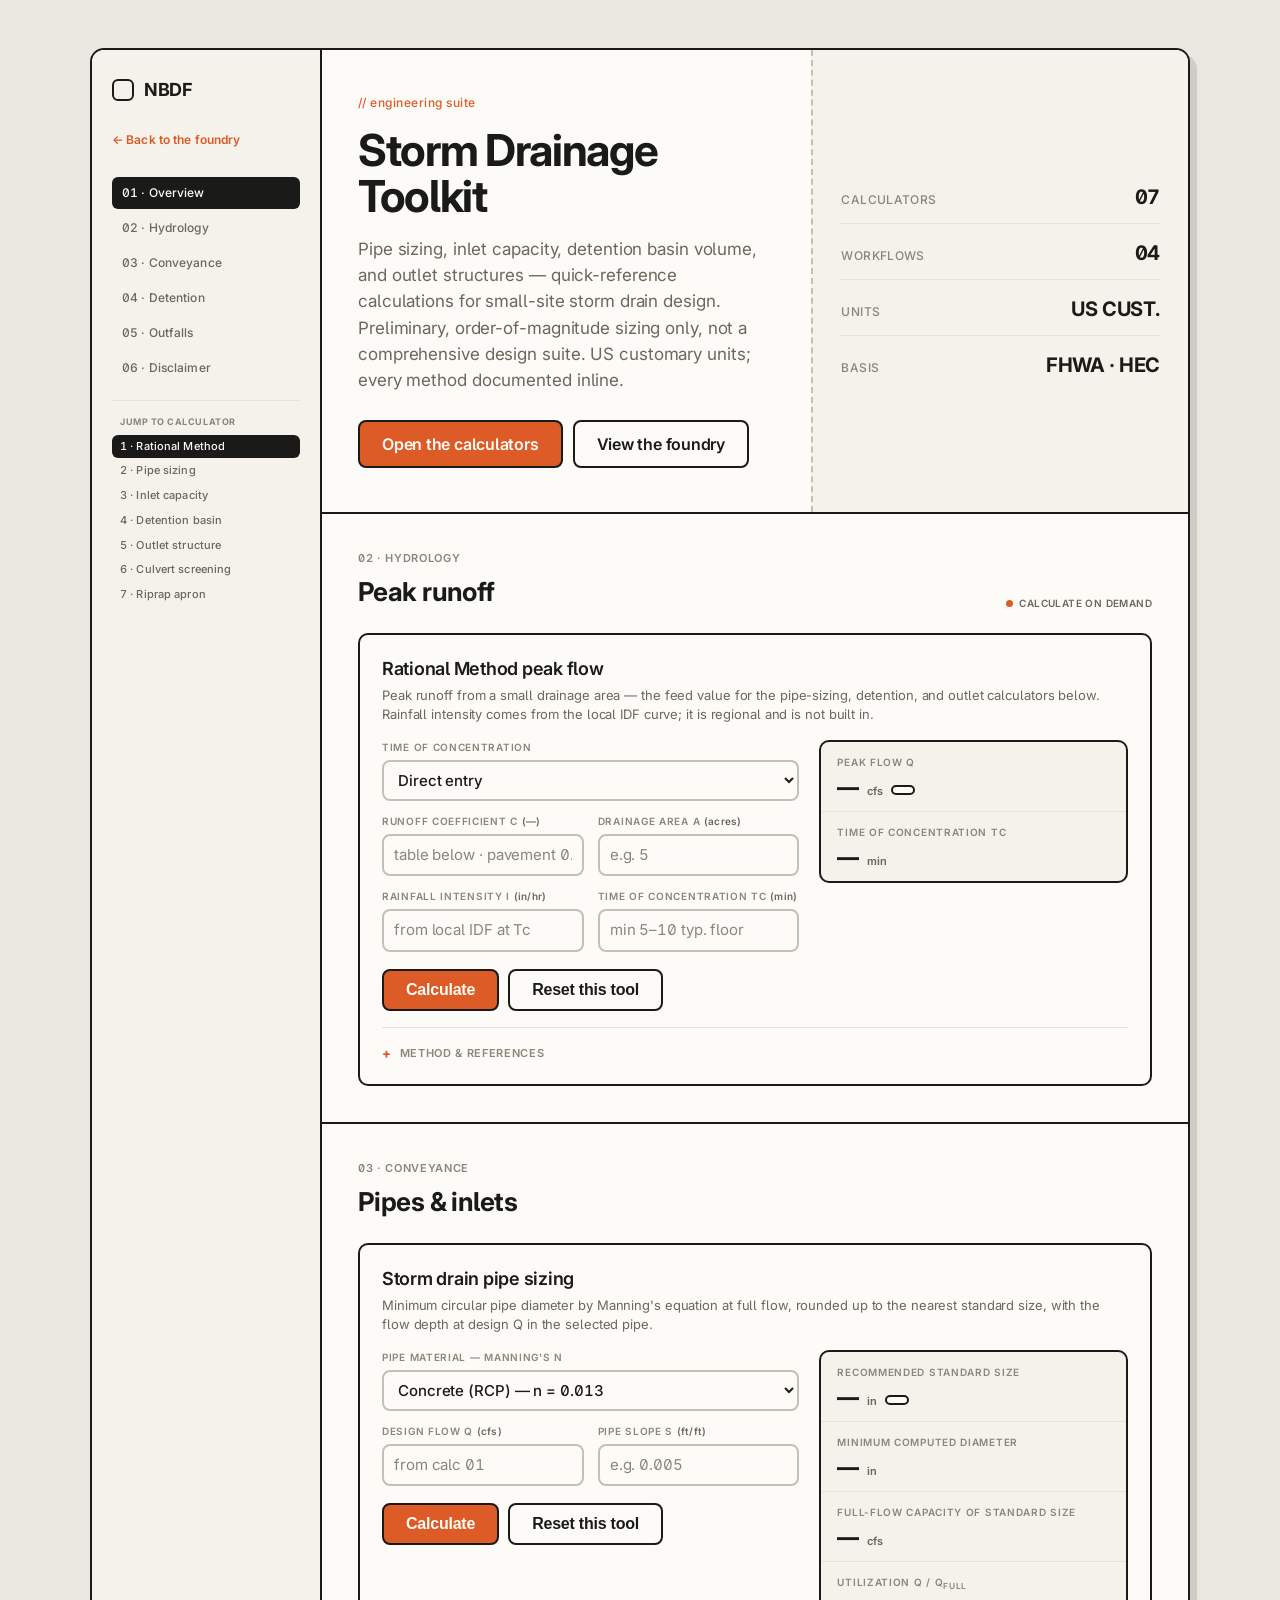
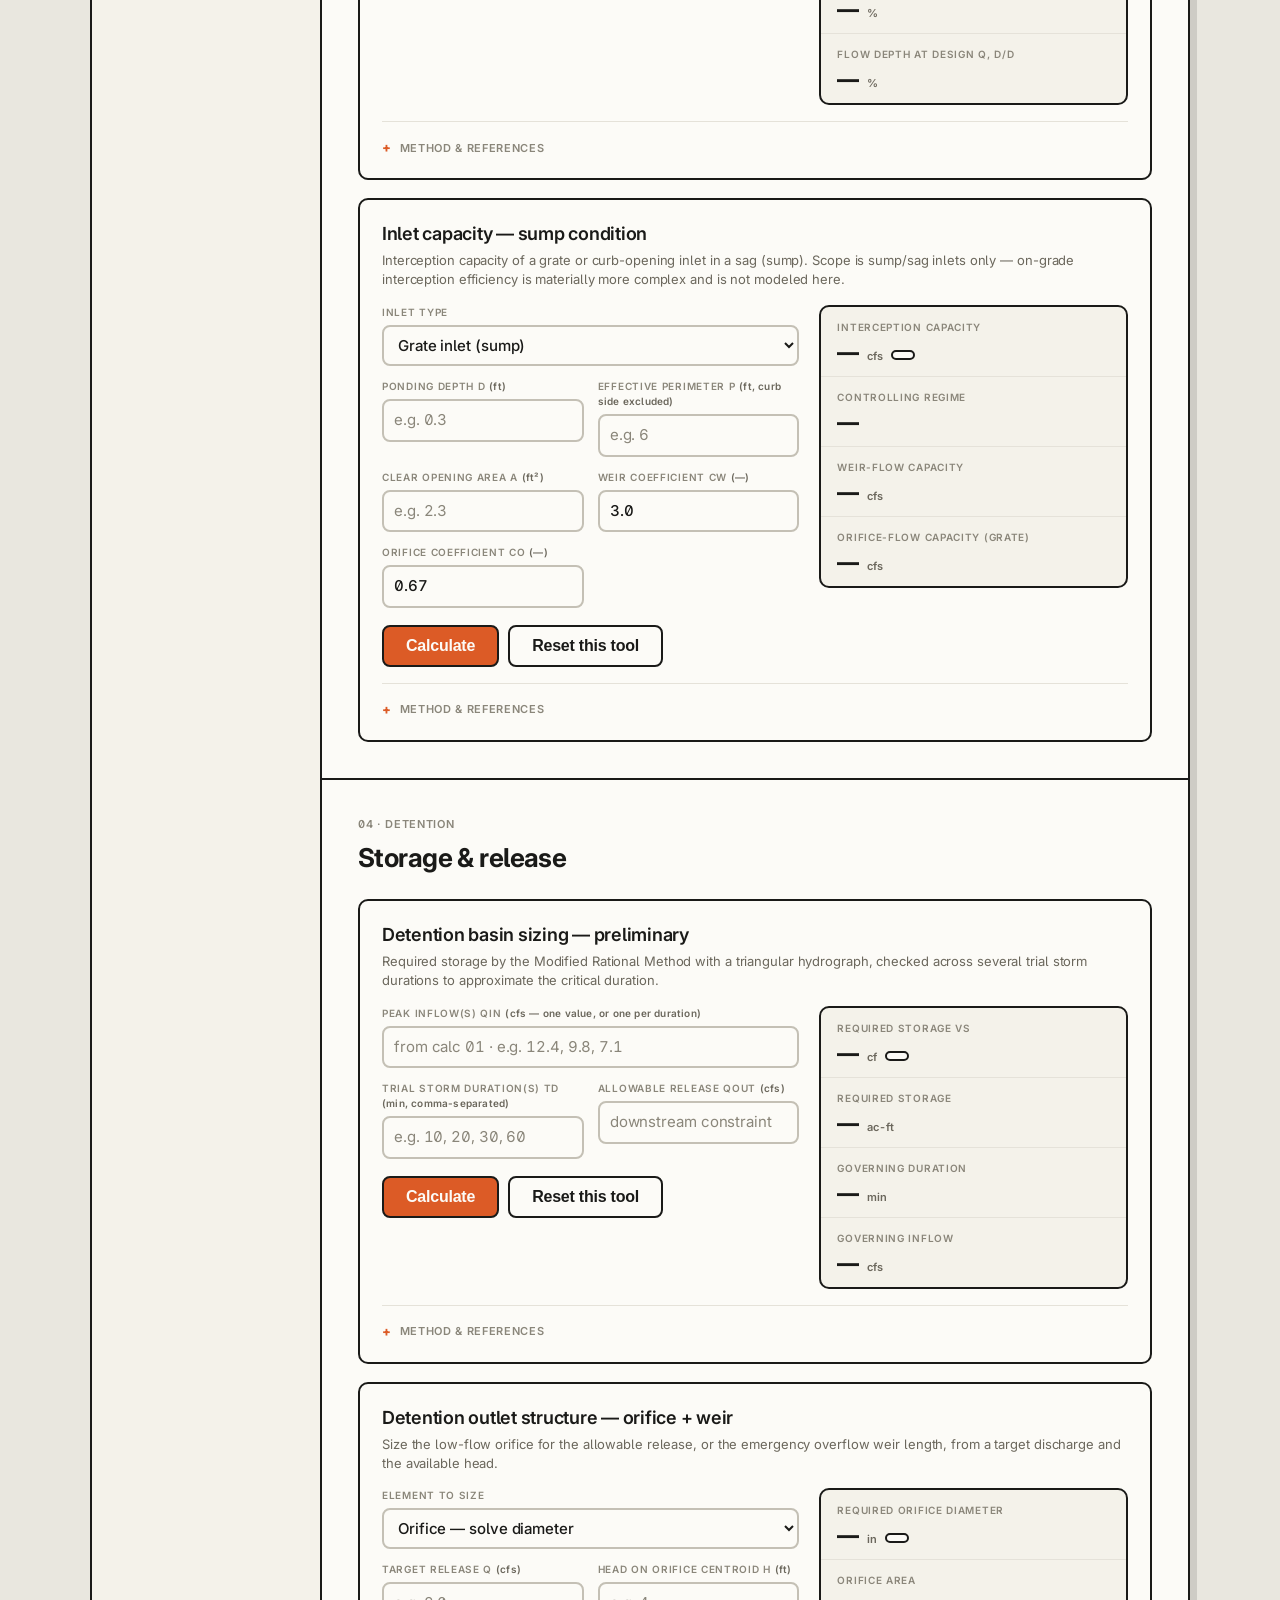
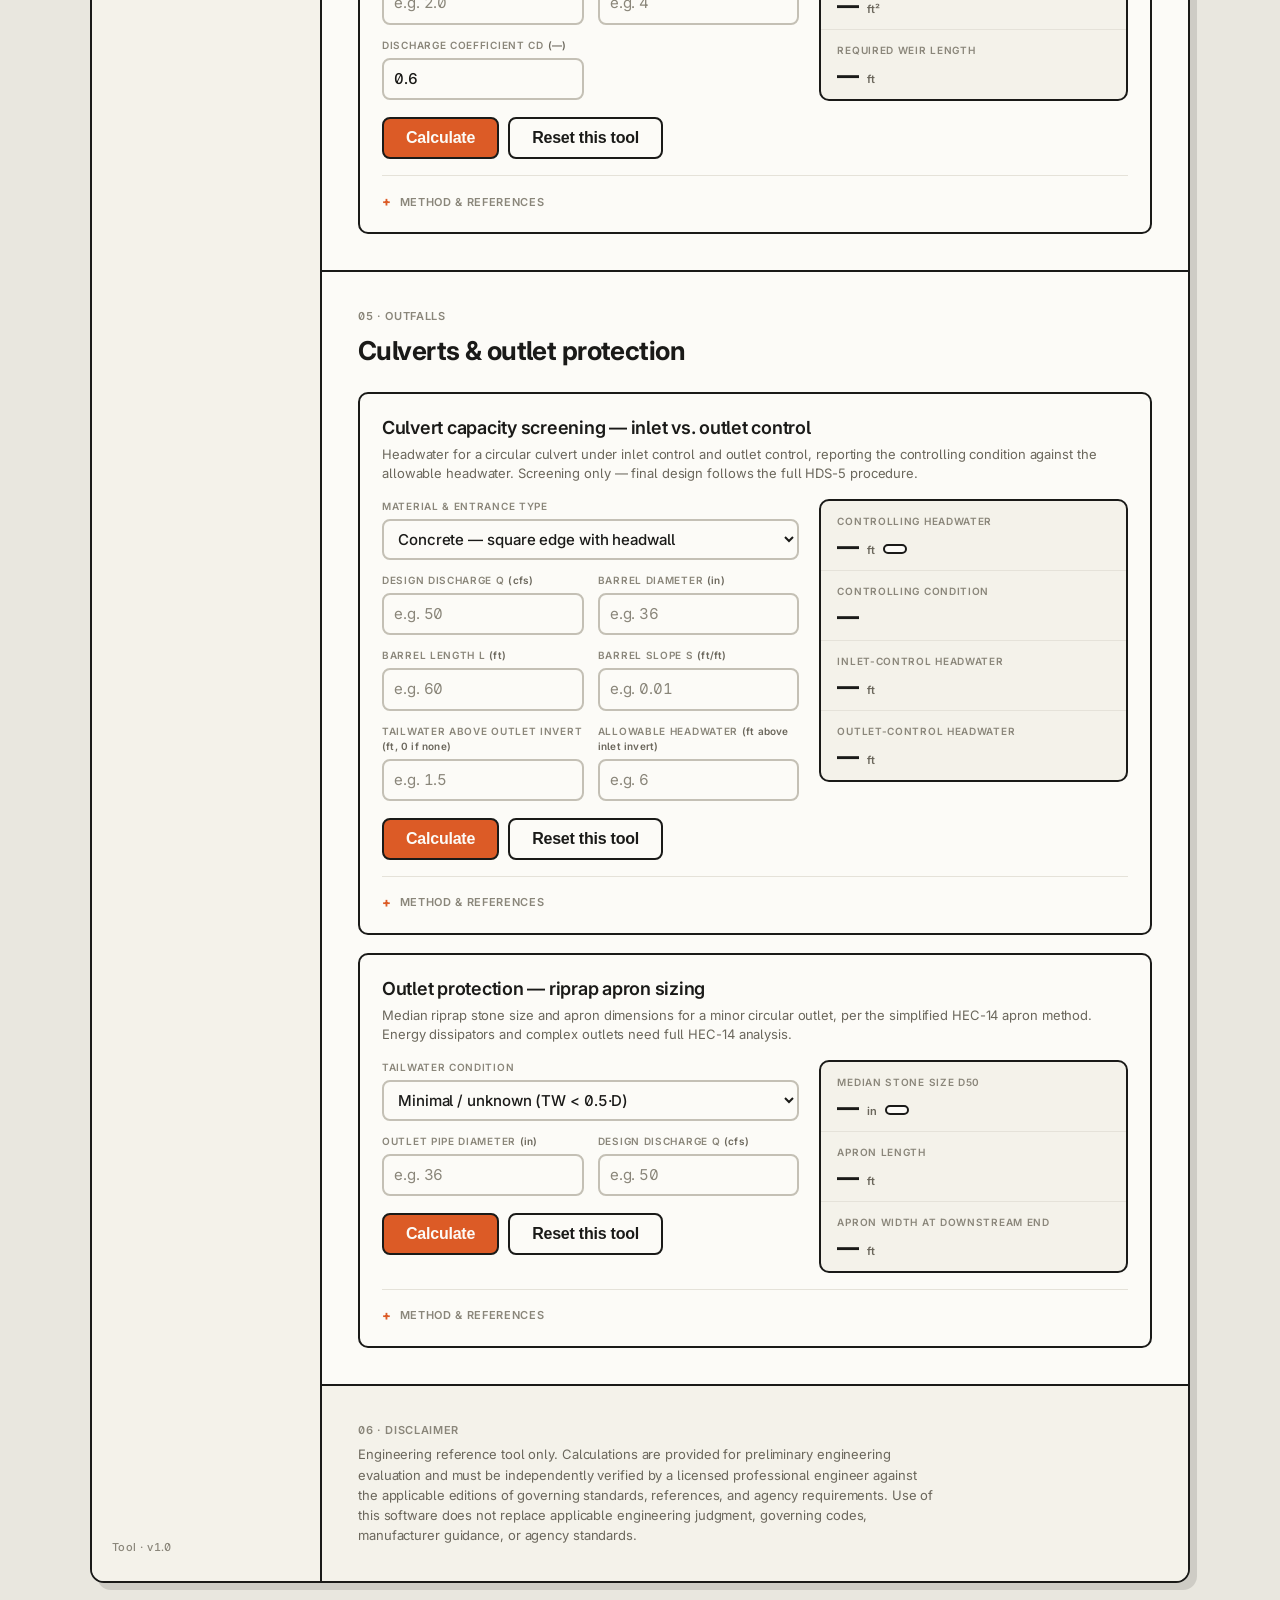
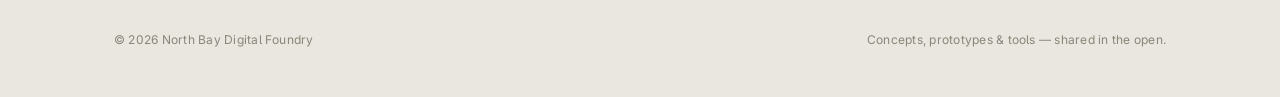
<file: storm-drainage-calc.html>
<!DOCTYPE html>
<html lang="en">
<head>
  <meta charset="utf-8">
  <meta name="viewport" content="width=device-width, initial-scale=1">
  <title>Storm Drainage Toolkit — North Bay Digital Foundry</title>
  <meta name="description" content="Pipe sizing, inlet capacity, detention basin volume, and outlet structures — quick-reference calculations for small-site storm drain design. Preliminary engineering reference — US customary units, methods documented inline.">
  <meta name="color-scheme" content="light">

  <!-- Open Graph -->
  <meta property="og:type" content="website">
  <meta property="og:title" content="Storm Drainage Toolkit — North Bay Digital Foundry">
  <meta property="og:description" content="Pipe sizing, inlet capacity, detention basin volume, and outlet structures — quick-reference calculations for small-site storm drain design.">

  <!-- Favicon: the NBDF mark -->
  <link rel="icon" href="data:image/svg+xml,%3Csvg xmlns='http://www.w3.org/2000/svg' viewBox='0 0 32 32'%3E%3Crect x='6' y='6' width='20' height='20' rx='4' fill='none' stroke='%231A1A18' stroke-width='3'/%3E%3C/svg%3E">

  <!-- Fonts -->
  <link rel="preconnect" href="https://fonts.googleapis.com">
  <link rel="preconnect" href="https://fonts.gstatic.com" crossorigin>
  <link href="https://fonts.googleapis.com/css2?family=Inter:wght@400;500;600;700;800&display=swap" rel="stylesheet">

  <!-- Shared design system, then page-specific styles -->
  <link rel="stylesheet" href="assets/css/styles.css">
  <link rel="stylesheet" href="assets/css/storm-drainage-calc.css">
</head>
<body>
  <a class="skip-link" href="#overview">Skip to content</a>

  <div class="shell">

    <!-- ============ RAIL / INDEX ============ -->
    <header class="rail">
      <div class="rail__top">
        <span class="brand-mark" aria-hidden="true"></span>
        <span class="brand-name">NBDF</span>
        <button class="rail__toggle" type="button" aria-expanded="false" aria-controls="rail-nav">
          Menu
        </button>
      </div>

      <a class="rail__home" href="index.html">← Back to the foundry</a>

      <nav class="rail__nav" id="rail-nav" aria-label="Sections">
        <ol>
          <li><a href="#overview" aria-current="true">01 · Overview</a></li>
          <li><a href="#hydrology">02 · Hydrology</a></li>
          <li><a href="#conveyance">03 · Conveyance</a></li>
          <li><a href="#detention">04 · Detention</a></li>
          <li><a href="#outfalls">05 · Outfalls</a></li>
          <li><a href="#disclaimer">06 · Disclaimer</a></li>
        </ol>
        <div class="rail__jump">
          <p class="rail__jump-label">Jump to calculator</p>
          <ol class="rail__jump-list">
            <li><a href="#calculator-rational-method" data-calculator-jump>1 · Rational Method</a></li>
            <li><a href="#calculator-pipe-sizing" data-calculator-jump>2 · Pipe sizing</a></li>
            <li><a href="#calculator-inlet-capacity" data-calculator-jump>3 · Inlet capacity</a></li>
            <li><a href="#calculator-detention-basin" data-calculator-jump>4 · Detention basin</a></li>
            <li><a href="#calculator-outlet-structure" data-calculator-jump>5 · Outlet structure</a></li>
            <li><a href="#calculator-culvert-screening" data-calculator-jump>6 · Culvert screening</a></li>
            <li><a href="#calculator-riprap-apron" data-calculator-jump>7 · Riprap apron</a></li>
          </ol>
        </div>
      </nav>

      <p class="rail__meta">Tool · v1.0</p>
    </header>

    <!-- ============ CONTENT ============ -->
    <main class="content">

      <!-- 01 · OVERVIEW / HERO -->
      <section class="hero" id="overview" aria-labelledby="hero-title">
        <div class="hero__main">
          <p class="hero__kicker">// engineering suite</p>
          <h1 class="hero__title" id="hero-title">Storm Drainage Toolkit</h1>
          <p class="hero__lede">Pipe sizing, inlet capacity, detention basin volume, and outlet structures — quick-reference calculations for small-site storm drain design. Preliminary, order-of-magnitude sizing only, not a comprehensive design suite. US customary units; every method documented inline.</p>
          <div class="hero__actions">
            <a class="btn btn--primary" href="#hydrology">Open the calculators</a>
            <a class="btn" href="index.html">View the foundry</a>
          </div>
        </div>

        <div class="spec" aria-label="Suite at a glance">
          <div class="spec__row"><span class="spec__label">CALCULATORS</span><span class="spec__value tnum">07</span></div>
          <div class="spec__row"><span class="spec__label">WORKFLOWS</span><span class="spec__value tnum">04</span></div>
          <div class="spec__row"><span class="spec__label">UNITS</span><span class="spec__value">US CUST.</span></div>
          <div class="spec__row"><span class="spec__label">BASIS</span><span class="spec__value">FHWA · HEC</span></div>
        </div>
      </section>

      <!-- 02 · HYDROLOGY -->
      <section class="section" id="hydrology" aria-labelledby="hyd-title">
        <div class="section__head">
          <div>
            <p class="eyebrow">02 · Hydrology</p>
            <h2 class="section__title" id="hyd-title">Peak runoff</h2>
          </div>
          <span class="status"><span class="dot" aria-hidden="true"></span>CALCULATE ON DEMAND</span>
        </div>

        <div class="nbdf-workflow">

          <!-- Rational Method -->
          <article class="nbdf-calc" id="calculator-rational-method" aria-labelledby="rm-title">
            <h3 class="nbdf-calc__title" id="rm-title">Rational Method peak flow</h3>
            <p class="nbdf-calc__sub">Peak runoff from a small drainage area — the feed value for the pipe-sizing, detention, and outlet calculators below. Rainfall intensity comes from the local IDF curve; it is regional and is not built in.</p>

            <div class="nbdf-calc__grid">
              <form class="nbdf-form" data-calc="rationalMethod" novalidate>
                <div class="nbdf-field nbdf-field--wide">
                  <label class="nbdf-field__label" for="rm-mode">Time of concentration</label>
                  <select class="nbdf-field__select" id="rm-mode" name="mode">
                    <option value="direct">Direct entry</option>
                    <option value="kirpich">Kirpich estimate (length &amp; slope)</option>
                  </select>
                </div>
                <div class="nbdf-field">
                  <label class="nbdf-field__label" for="rm-c">Runoff coefficient C <span class="nbdf-field__unit">(—)</span></label>
                  <input class="nbdf-field__input" id="rm-c" name="runoffC" type="number" step="any" inputmode="decimal" placeholder="table below · pavement 0.90">
                  <p class="nbdf-field__error" role="alert" hidden></p>
                </div>
                <div class="nbdf-field">
                  <label class="nbdf-field__label" for="rm-a">Drainage area A <span class="nbdf-field__unit">(acres)</span></label>
                  <input class="nbdf-field__input" id="rm-a" name="areaAcres" type="number" step="any" inputmode="decimal" placeholder="e.g. 5">
                  <p class="nbdf-field__error" role="alert" hidden></p>
                </div>
                <div class="nbdf-field">
                  <label class="nbdf-field__label" for="rm-i">Rainfall intensity i <span class="nbdf-field__unit">(in/hr)</span></label>
                  <input class="nbdf-field__input" id="rm-i" name="intensityInHr" type="number" step="any" inputmode="decimal" placeholder="from local IDF at Tc">
                  <p class="nbdf-field__error" role="alert" hidden></p>
                </div>
                <div class="nbdf-field" data-mode="direct">
                  <label class="nbdf-field__label" for="rm-tc">Time of concentration Tc <span class="nbdf-field__unit">(min)</span></label>
                  <input class="nbdf-field__input" id="rm-tc" name="tcMin" type="number" step="any" inputmode="decimal" placeholder="min 5–10 typ. floor">
                  <p class="nbdf-field__error" role="alert" hidden></p>
                </div>
                <div class="nbdf-field" data-mode="kirpich">
                  <label class="nbdf-field__label" for="rm-len">Flow-path length L <span class="nbdf-field__unit">(ft)</span></label>
                  <input class="nbdf-field__input" id="rm-len" name="flowLengthFt" type="number" step="any" inputmode="decimal" placeholder="e.g. 500">
                  <p class="nbdf-field__error" role="alert" hidden></p>
                </div>
                <div class="nbdf-field" data-mode="kirpich">
                  <label class="nbdf-field__label" for="rm-s">Flow-path slope <span class="nbdf-field__unit">(%)</span></label>
                  <input class="nbdf-field__input" id="rm-s" name="slopePct" type="number" step="any" inputmode="decimal" placeholder="e.g. 2">
                  <p class="nbdf-field__error" role="alert" hidden></p>
                </div>
                <div class="nbdf-form__actions">
                  <button class="btn btn--primary" type="submit">Calculate</button>
                  <button class="btn" type="button" data-reset>Reset this tool</button>
                </div>
              </form>

              <div class="nbdf-results" aria-live="polite">
                <div class="nbdf-readout">
                  <p class="nbdf-readout__label">Peak flow Q</p>
                  <p class="nbdf-readout__value"><span data-out="peakFlowCfs">—</span><small>cfs</small><span class="nbdf-chip" data-flag hidden></span></p>
                  <p class="nbdf-readout__note" data-flag-msg hidden></p>
                </div>
                <div class="nbdf-readout">
                  <p class="nbdf-readout__label">Time of concentration Tc</p>
                  <p class="nbdf-readout__value"><span data-out="tcMin">—</span><small>min</small></p>
                </div>
              </div>
            </div>

            <details class="nbdf-refs">
              <summary>Method &amp; References</summary>
              <div class="nbdf-refs__body">
                <code class="nbdf-eq">Q  (cfs) = C · i · A
Tc (min) = 0.0078 · L^0.77 · S^−0.385     (Kirpich; S in ft/ft)</code>
                <p><strong>Variables &amp; units:</strong> C — runoff coefficient (dimensionless); i — rainfall intensity, in/hr, from the local IDF curve at the design return period and Tc; A — drainage area, acres; L — longest flow path, ft; S — mean flow-path slope, ft/ft.</p>
                <table>
                  <thead><tr><th scope="col">Typical C values (Industry Approximation — Verify with PE)</th><th scope="col">C</th></tr></thead>
                  <tbody>
                    <tr><td>Pavement / asphalt / concrete</td><td>0.85–0.95</td></tr>
                    <tr><td>Roofs</td><td>0.85–0.95</td></tr>
                    <tr><td>Gravel</td><td>0.40–0.70</td></tr>
                    <tr><td>Lawn, flat (sandy → heavy soil)</td><td>0.10–0.25</td></tr>
                    <tr><td>Lawn, steep (sandy → heavy soil)</td><td>0.15–0.35</td></tr>
                    <tr><td>Composite site — area-weight the parts</td><td>ΣCᵢAᵢ / ΣAᵢ</td></tr>
                  </tbody>
                </table>
                <p><strong>Assumptions &amp; limitations:</strong> small, hydrologically simple areas (commonly capped near 100–200 acres by agency policy); uniform rainfall over the whole area for a duration ≥ Tc; C constant over the storm. Intensity–duration–frequency data are regional — this tool does not hardcode an IDF curve, so i must be read from the governing agency's curves at the computed Tc. Many agencies apply a Tc floor of 5–10 min. Kirpich was calibrated on small rural Tennessee watersheds; check the governing manual's preferred Tc method for paved sites.</p>
                <p><strong>Source:</strong> Rational Method per FHWA HEC-22 (Urban Drainage Design Manual), Ch. 3; Kirpich (1940). C values are generic textbook ranges (e.g. HEC-22 Table 3-1) — use the governing agency's table.</p>
              </div>
            </details>
          </article>

        </div>
      </section>

      <!-- 03 · CONVEYANCE -->
      <section class="section" id="conveyance" aria-labelledby="cnv-title">
        <div class="section__head">
          <div>
            <p class="eyebrow">03 · Conveyance</p>
            <h2 class="section__title" id="cnv-title">Pipes &amp; inlets</h2>
          </div>
        </div>

        <div class="nbdf-workflow">

          <!-- Pipe sizing -->
          <article class="nbdf-calc" id="calculator-pipe-sizing" aria-labelledby="ps-title">
            <h3 class="nbdf-calc__title" id="ps-title">Storm drain pipe sizing</h3>
            <p class="nbdf-calc__sub">Minimum circular pipe diameter by Manning's equation at full flow, rounded up to the nearest standard size, with the flow depth at design Q in the selected pipe.</p>

            <div class="nbdf-calc__grid">
              <form class="nbdf-form" data-calc="pipeSizing" novalidate>
                <div class="nbdf-field nbdf-field--wide">
                  <label class="nbdf-field__label" for="ps-n">Pipe material — Manning's n</label>
                  <select class="nbdf-field__select" id="ps-n" name="manningN">
                    <option value="0.013">Concrete (RCP) — n = 0.013</option>
                    <option value="0.010">PVC — n = 0.010</option>
                    <option value="0.012">HDPE, smooth interior — n = 0.012</option>
                    <option value="0.024">CMP — n = 0.024</option>
                  </select>
                </div>
                <div class="nbdf-field">
                  <label class="nbdf-field__label" for="ps-q">Design flow Q <span class="nbdf-field__unit">(cfs)</span></label>
                  <input class="nbdf-field__input" id="ps-q" name="designFlowCfs" type="number" step="any" inputmode="decimal" placeholder="from calc 01">
                  <p class="nbdf-field__error" role="alert" hidden></p>
                </div>
                <div class="nbdf-field">
                  <label class="nbdf-field__label" for="ps-s">Pipe slope S <span class="nbdf-field__unit">(ft/ft)</span></label>
                  <input class="nbdf-field__input" id="ps-s" name="slopeFtFt" type="number" step="any" inputmode="decimal" placeholder="e.g. 0.005">
                  <p class="nbdf-field__error" role="alert" hidden></p>
                </div>
                <div class="nbdf-form__actions">
                  <button class="btn btn--primary" type="submit">Calculate</button>
                  <button class="btn" type="button" data-reset>Reset this tool</button>
                </div>
              </form>

              <div class="nbdf-results" aria-live="polite">
                <div class="nbdf-readout">
                  <p class="nbdf-readout__label">Recommended standard size</p>
                  <p class="nbdf-readout__value"><span data-out="standardSizeIn">—</span><small>in</small><span class="nbdf-chip" data-flag hidden></span></p>
                  <p class="nbdf-readout__note" data-flag-msg hidden></p>
                </div>
                <div class="nbdf-readout">
                  <p class="nbdf-readout__label">Minimum computed diameter</p>
                  <p class="nbdf-readout__value"><span data-out="minDiameterIn">—</span><small>in</small></p>
                </div>
                <div class="nbdf-readout">
                  <p class="nbdf-readout__label">Full-flow capacity of standard size</p>
                  <p class="nbdf-readout__value"><span data-out="capacityCfs">—</span><small>cfs</small></p>
                </div>
                <div class="nbdf-readout">
                  <p class="nbdf-readout__label">Utilization Q / Q<sub>full</sub></p>
                  <p class="nbdf-readout__value"><span data-out="utilizationPct">—</span><small>%</small></p>
                </div>
                <div class="nbdf-readout">
                  <p class="nbdf-readout__label">Flow depth at design Q, d/D</p>
                  <p class="nbdf-readout__value"><span data-out="flowDepthRatioPct">—</span><small>%</small></p>
                </div>
              </div>
            </div>

            <details class="nbdf-refs">
              <summary>Method &amp; References</summary>
              <div class="nbdf-refs__body">
                <code class="nbdf-eq">Q (cfs)  = (1.49/n) · A · R^(2/3) · S^(1/2),   R = D/4 (full circular)
D_req (ft) = [ Q·n / (0.4644·√S) ]^(3/8)</code>
                <p><strong>Variables &amp; units:</strong> Q — design flow, cfs; n — Manning roughness (dimensionless, empirical); S — pipe slope, ft/ft; D — inside diameter, ft; A — flow area, ft²; R — hydraulic radius, ft. Standard sizes carried: 12, 15, 18, 24, 30, 36, 42, 48, 54, 60 in.</p>
                <p><strong>Manning's n guidance:</strong> concrete 0.013; PVC 0.010–0.011; HDPE (smooth interior) 0.012–0.013; CMP 0.024. The dropdown carries one representative value per material — confirm against the manufacturer and the governing manual.</p>
                <p><strong>Assumptions &amp; limitations:</strong> gravity flow, uniform (normal) depth, barrel not surcharged. The d/D readout solves partial circular flow at the design Q by the same equation. Storm drains are commonly designed near d/D ≤ 0.8–1.0 for the design storm — the governing standard controls. Junction, bend, and inlet losses (hydraulic grade line) are not modeled; check minimum self-cleansing velocity (typ. ≥ 2–3 fps).</p>
                <p><strong>Source:</strong> Manning's equation per FHWA HEC-22 Ch. 5 and standard hydraulics practice. n values: Industry Approximation — Verify with PE.</p>
              </div>
            </details>
          </article>

          <!-- Inlet capacity -->
          <article class="nbdf-calc" id="calculator-inlet-capacity" aria-labelledby="ic-title">
            <h3 class="nbdf-calc__title" id="ic-title">Inlet capacity — sump condition</h3>
            <p class="nbdf-calc__sub">Interception capacity of a grate or curb-opening inlet in a sag (sump). Scope is sump/sag inlets only — on-grade interception efficiency is materially more complex and is not modeled here.</p>

            <div class="nbdf-calc__grid">
              <form class="nbdf-form" data-calc="inletCapacity" novalidate>
                <div class="nbdf-field nbdf-field--wide">
                  <label class="nbdf-field__label" for="ic-mode">Inlet type</label>
                  <select class="nbdf-field__select" id="ic-mode" name="mode">
                    <option value="grate">Grate inlet (sump)</option>
                    <option value="curb">Curb-opening inlet (sump)</option>
                  </select>
                </div>
                <div class="nbdf-field">
                  <label class="nbdf-field__label" for="ic-d">Ponding depth d <span class="nbdf-field__unit">(ft)</span></label>
                  <input class="nbdf-field__input" id="ic-d" name="pondingDepthFt" type="number" step="any" inputmode="decimal" placeholder="e.g. 0.3">
                  <p class="nbdf-field__error" role="alert" hidden></p>
                </div>
                <div class="nbdf-field" data-mode="grate">
                  <label class="nbdf-field__label" for="ic-p">Effective perimeter P <span class="nbdf-field__unit">(ft, curb side excluded)</span></label>
                  <input class="nbdf-field__input" id="ic-p" name="perimeterFt" type="number" step="any" inputmode="decimal" placeholder="e.g. 6">
                  <p class="nbdf-field__error" role="alert" hidden></p>
                </div>
                <div class="nbdf-field" data-mode="grate">
                  <label class="nbdf-field__label" for="ic-a">Clear opening area A <span class="nbdf-field__unit">(ft²)</span></label>
                  <input class="nbdf-field__input" id="ic-a" name="openAreaFt2" type="number" step="any" inputmode="decimal" placeholder="e.g. 2.3">
                  <p class="nbdf-field__error" role="alert" hidden></p>
                </div>
                <div class="nbdf-field" data-mode="grate">
                  <label class="nbdf-field__label" for="ic-cw">Weir coefficient Cw <span class="nbdf-field__unit">(—)</span></label>
                  <input class="nbdf-field__input" id="ic-cw" name="grateWeirCw" type="number" step="any" inputmode="decimal" value="3.0">
                  <p class="nbdf-field__error" role="alert" hidden></p>
                </div>
                <div class="nbdf-field" data-mode="grate">
                  <label class="nbdf-field__label" for="ic-co">Orifice coefficient Co <span class="nbdf-field__unit">(—)</span></label>
                  <input class="nbdf-field__input" id="ic-co" name="grateOrificeCo" type="number" step="any" inputmode="decimal" value="0.67">
                  <p class="nbdf-field__error" role="alert" hidden></p>
                </div>
                <div class="nbdf-field" data-mode="curb">
                  <label class="nbdf-field__label" for="ic-l">Opening length L <span class="nbdf-field__unit">(ft)</span></label>
                  <input class="nbdf-field__input" id="ic-l" name="openingLengthFt" type="number" step="any" inputmode="decimal" placeholder="e.g. 10">
                  <p class="nbdf-field__error" role="alert" hidden></p>
                </div>
                <div class="nbdf-field" data-mode="curb">
                  <label class="nbdf-field__label" for="ic-ccw">Weir coefficient Cw <span class="nbdf-field__unit">(3.0–3.6)</span></label>
                  <input class="nbdf-field__input" id="ic-ccw" name="curbWeirCw" type="number" step="any" inputmode="decimal" value="3.0">
                  <p class="nbdf-field__error" role="alert" hidden></p>
                </div>
                <div class="nbdf-form__actions">
                  <button class="btn btn--primary" type="submit">Calculate</button>
                  <button class="btn" type="button" data-reset>Reset this tool</button>
                </div>
              </form>

              <div class="nbdf-results" aria-live="polite">
                <div class="nbdf-readout">
                  <p class="nbdf-readout__label">Interception capacity</p>
                  <p class="nbdf-readout__value"><span data-out="interceptionCfs">—</span><small>cfs</small><span class="nbdf-chip" data-flag hidden></span></p>
                  <p class="nbdf-readout__note" data-flag-msg hidden></p>
                </div>
                <div class="nbdf-readout">
                  <p class="nbdf-readout__label">Controlling regime</p>
                  <p class="nbdf-readout__value"><span data-out="controlling">—</span></p>
                </div>
                <div class="nbdf-readout">
                  <p class="nbdf-readout__label">Weir-flow capacity</p>
                  <p class="nbdf-readout__value"><span data-out="weirCfs">—</span><small>cfs</small></p>
                </div>
                <div class="nbdf-readout">
                  <p class="nbdf-readout__label">Orifice-flow capacity (grate)</p>
                  <p class="nbdf-readout__value"><span data-out="orificeCfs">—</span><small>cfs</small></p>
                </div>
              </div>
            </div>

            <details class="nbdf-refs">
              <summary>Method &amp; References</summary>
              <div class="nbdf-refs__body">
                <code class="nbdf-eq">Grate, weir:     Q = Cw · P · d^1.5        (Cw ≈ 3.0)
Grate, orifice:  Q = Co · A · √(2g·d)      (Co ≈ 0.67; d ≳ 0.4 ft)
Curb, weir:      Q = Cw · L · d^1.5        (Cw ≈ 3.0–3.6)</code>
                <p><strong>Variables &amp; units:</strong> d — ponding depth at the inlet, ft (over the grate; to the curb-opening lip); P — grate perimeter available to flow, ft, excluding the side against the curb; A — clear (open) grate area, ft²; L — curb opening length, ft; g = 32.174 ft/s².</p>
                <p><strong>Assumptions &amp; limitations:</strong> sag/sump locations only — all approaching flow ponds at the inlet, so interception is a capacity problem, not an efficiency problem. Grate capacity is reported as the lesser of the weir and orifice values, which is conservative through the transition zone (d ≈ 0.4–1.4 ft for typical grates). Capacities are unclogged; HEC-22 recommends designing sag grates for ~50% clogging (curb openings are less clogging-prone). Curb openings transition to orifice flow when depth exceeds ~1.4 × the opening height — outside this calculator's range.</p>
                <p><strong>Source:</strong> FHWA HEC-22 (Urban Drainage Design Manual), Ch. 4, inlets in sag locations. Coefficients are HEC-22 defaults: Industry Approximation — Verify with PE.</p>
              </div>
            </details>
          </article>

        </div>
      </section>

      <!-- 04 · DETENTION -->
      <section class="section" id="detention" aria-labelledby="det-title">
        <div class="section__head">
          <div>
            <p class="eyebrow">04 · Detention</p>
            <h2 class="section__title" id="det-title">Storage &amp; release</h2>
          </div>
        </div>

        <div class="nbdf-workflow">

          <!-- Detention basin -->
          <article class="nbdf-calc" id="calculator-detention-basin" aria-labelledby="db-title">
            <h3 class="nbdf-calc__title" id="db-title">Detention basin sizing — preliminary</h3>
            <p class="nbdf-calc__sub">Required storage by the Modified Rational Method with a triangular hydrograph, checked across several trial storm durations to approximate the critical duration.</p>

            <div class="nbdf-calc__grid">
              <form class="nbdf-form" data-calc="detentionBasin" novalidate>
                <div class="nbdf-field nbdf-field--wide">
                  <label class="nbdf-field__label" for="db-qin">Peak inflow(s) Qin <span class="nbdf-field__unit">(cfs — one value, or one per duration)</span></label>
                  <input class="nbdf-field__input" id="db-qin" name="qinListCfs" type="text" inputmode="decimal" autocomplete="off" placeholder="from calc 01 · e.g. 12.4, 9.8, 7.1">
                  <p class="nbdf-field__error" role="alert" hidden></p>
                </div>
                <div class="nbdf-field">
                  <label class="nbdf-field__label" for="db-td">Trial storm duration(s) Td <span class="nbdf-field__unit">(min, comma-separated)</span></label>
                  <input class="nbdf-field__input" id="db-td" name="durationsMinList" type="text" inputmode="decimal" autocomplete="off" placeholder="e.g. 10, 20, 30, 60">
                  <p class="nbdf-field__error" role="alert" hidden></p>
                </div>
                <div class="nbdf-field">
                  <label class="nbdf-field__label" for="db-qout">Allowable release Qout <span class="nbdf-field__unit">(cfs)</span></label>
                  <input class="nbdf-field__input" id="db-qout" name="qoutCfs" type="number" step="any" inputmode="decimal" placeholder="downstream constraint">
                  <p class="nbdf-field__error" role="alert" hidden></p>
                </div>
                <div class="nbdf-form__actions">
                  <button class="btn btn--primary" type="submit">Calculate</button>
                  <button class="btn" type="button" data-reset>Reset this tool</button>
                </div>
              </form>

              <div class="nbdf-results" aria-live="polite">
                <div class="nbdf-readout">
                  <p class="nbdf-readout__label">Required storage Vs</p>
                  <p class="nbdf-readout__value"><span data-out="storageCf">—</span><small>cf</small><span class="nbdf-chip" data-flag hidden></span></p>
                  <p class="nbdf-readout__note" data-flag-msg hidden></p>
                </div>
                <div class="nbdf-readout">
                  <p class="nbdf-readout__label">Required storage</p>
                  <p class="nbdf-readout__value"><span data-out="storageAcFt">—</span><small>ac-ft</small></p>
                </div>
                <div class="nbdf-readout">
                  <p class="nbdf-readout__label">Governing duration</p>
                  <p class="nbdf-readout__value"><span data-out="governingTdMin">—</span><small>min</small></p>
                </div>
                <div class="nbdf-readout">
                  <p class="nbdf-readout__label">Governing inflow</p>
                  <p class="nbdf-readout__value"><span data-out="governingQinCfs">—</span><small>cfs</small></p>
                </div>
              </div>
            </div>

            <details class="nbdf-refs">
              <summary>Method &amp; References</summary>
              <div class="nbdf-refs__body">
                <code class="nbdf-eq">Vs (cf) = (Qin − Qout) · Td · 60 / 2       (per trial duration; largest governs)</code>
                <p><strong>Variables &amp; units:</strong> Qin — peak inflow, cfs, from the Rational Method at the IDF intensity for each trial duration; Qout — allowable release rate, cfs (the downstream or pre-development constraint); Td — trial storm duration, min.</p>
                <p><strong>Why several durations:</strong> shorter storms are more intense (higher Qin) but briefer; longer storms are weaker but deliver volume for longer. The critical duration is the one that maximizes Vs, so this simple method requires checking several — enter one Qin per duration (re-run calculator 01 with the IDF intensity at each Td). A single Qin may be broadcast across all durations for a quick upper-bound pass, but it makes the longest duration govern by construction.</p>
                <p><strong>Assumptions &amp; limitations:</strong> triangular inflow and outflow approximation with release at a constant Qout; no routing, stage-storage, or outlet rating. Small-site preliminary sizing only — not a substitute for full hydrograph routing (TR-55/TR-20 or continuous simulation) on larger or complex sites, and many agencies mandate a specific method.</p>
                <p><strong>Source:</strong> Modified Rational Method, standard drainage-manual practice built on the Rational Method of FHWA HEC-22 Ch. 3. Industry Approximation — Verify with PE.</p>
              </div>
            </details>
          </article>

          <!-- Outlet structure -->
          <article class="nbdf-calc" id="calculator-outlet-structure" aria-labelledby="os-title">
            <h3 class="nbdf-calc__title" id="os-title">Detention outlet structure — orifice + weir</h3>
            <p class="nbdf-calc__sub">Size the low-flow orifice for the allowable release, or the emergency overflow weir length, from a target discharge and the available head.</p>

            <div class="nbdf-calc__grid">
              <form class="nbdf-form" data-calc="outletStructure" novalidate>
                <div class="nbdf-field nbdf-field--wide">
                  <label class="nbdf-field__label" for="os-mode">Element to size</label>
                  <select class="nbdf-field__select" id="os-mode" name="mode">
                    <option value="orifice">Orifice — solve diameter</option>
                    <option value="weir">Weir — solve length</option>
                  </select>
                </div>
                <div class="nbdf-field">
                  <label class="nbdf-field__label" for="os-q">Target release Q <span class="nbdf-field__unit">(cfs)</span></label>
                  <input class="nbdf-field__input" id="os-q" name="releaseQCfs" type="number" step="any" inputmode="decimal" placeholder="e.g. 2.0">
                  <p class="nbdf-field__error" role="alert" hidden></p>
                </div>
                <div class="nbdf-field" data-mode="orifice">
                  <label class="nbdf-field__label" for="os-h">Head on orifice centroid h <span class="nbdf-field__unit">(ft)</span></label>
                  <input class="nbdf-field__input" id="os-h" name="orificeHeadFt" type="number" step="any" inputmode="decimal" placeholder="e.g. 4">
                  <p class="nbdf-field__error" role="alert" hidden></p>
                </div>
                <div class="nbdf-field" data-mode="orifice">
                  <label class="nbdf-field__label" for="os-cd">Discharge coefficient Cd <span class="nbdf-field__unit">(—)</span></label>
                  <input class="nbdf-field__input" id="os-cd" name="orificeCd" type="number" step="any" inputmode="decimal" value="0.6">
                  <p class="nbdf-field__error" role="alert" hidden></p>
                </div>
                <div class="nbdf-field" data-mode="weir">
                  <label class="nbdf-field__label" for="os-hw">Head above crest H <span class="nbdf-field__unit">(ft)</span></label>
                  <input class="nbdf-field__input" id="os-hw" name="weirHeadFt" type="number" step="any" inputmode="decimal" placeholder="e.g. 0.75">
                  <p class="nbdf-field__error" role="alert" hidden></p>
                </div>
                <div class="nbdf-field" data-mode="weir">
                  <label class="nbdf-field__label" for="os-cwe">Weir coefficient Cw <span class="nbdf-field__unit">(3.0–3.33)</span></label>
                  <input class="nbdf-field__input" id="os-cwe" name="weirCw" type="number" step="any" inputmode="decimal" value="3.0">
                  <p class="nbdf-field__error" role="alert" hidden></p>
                </div>
                <div class="nbdf-form__actions">
                  <button class="btn btn--primary" type="submit">Calculate</button>
                  <button class="btn" type="button" data-reset>Reset this tool</button>
                </div>
              </form>

              <div class="nbdf-results" aria-live="polite">
                <div class="nbdf-readout">
                  <p class="nbdf-readout__label">Required orifice diameter</p>
                  <p class="nbdf-readout__value"><span data-out="orificeDiameterIn">—</span><small>in</small><span class="nbdf-chip" data-flag hidden></span></p>
                  <p class="nbdf-readout__note" data-flag-msg hidden></p>
                </div>
                <div class="nbdf-readout">
                  <p class="nbdf-readout__label">Orifice area</p>
                  <p class="nbdf-readout__value"><span data-out="orificeAreaFt2">—</span><small>ft²</small></p>
                </div>
                <div class="nbdf-readout">
                  <p class="nbdf-readout__label">Required weir length</p>
                  <p class="nbdf-readout__value"><span data-out="weirLengthFt">—</span><small>ft</small></p>
                </div>
              </div>
            </div>

            <details class="nbdf-refs">
              <summary>Method &amp; References</summary>
              <div class="nbdf-refs__body">
                <code class="nbdf-eq">Orifice: Q = Cd · A · √(2g·h)   →  A = Q / (Cd·√(2g·h))
Weir:    Q = Cw · L · H^1.5     →  L = Q / (Cw·H^1.5)</code>
                <p><strong>Variables &amp; units:</strong> Cd — orifice discharge coefficient (≈ 0.6 for a sharp-edged orifice); h — head from the design water surface to the orifice centroid, ft; Cw — rectangular sharp-crested weir coefficient (3.0–3.33); H — head above the weir crest, ft; L — weir length, ft; g = 32.174 ft/s².</p>
                <p><strong>Assumptions &amp; limitations:</strong> free (unsubmerged) discharge on both elements; end contractions and velocity of approach ignored; single-stage release at the design water surface. Multi-stage outlets need a rating curve across the full stage range. Small orifices clog — many agencies set a minimum orifice size and require a trash rack.</p>
                <p><strong>Source:</strong> standard orifice and sharp-crested weir equations per FHWA HEC-22 and hydraulics texts (e.g. Brater &amp; King). Coefficients: Industry Approximation — Verify with PE.</p>
              </div>
            </details>
          </article>

        </div>
      </section>

      <!-- 05 · OUTFALLS -->
      <section class="section" id="outfalls" aria-labelledby="out-title">
        <div class="section__head">
          <div>
            <p class="eyebrow">05 · Outfalls</p>
            <h2 class="section__title" id="out-title">Culverts &amp; outlet protection</h2>
          </div>
        </div>

        <div class="nbdf-workflow">

          <!-- Culvert screening -->
          <article class="nbdf-calc" id="calculator-culvert-screening" aria-labelledby="cv-title">
            <h3 class="nbdf-calc__title" id="cv-title">Culvert capacity screening — inlet vs. outlet control</h3>
            <p class="nbdf-calc__sub">Headwater for a circular culvert under inlet control and outlet control, reporting the controlling condition against the allowable headwater. Screening only — final design follows the full HDS-5 procedure.</p>

            <div class="nbdf-calc__grid">
              <form class="nbdf-form" data-calc="culvertScreening" novalidate>
                <div class="nbdf-field nbdf-field--wide">
                  <label class="nbdf-field__label" for="cv-cfg">Material &amp; entrance type</label>
                  <select class="nbdf-field__select" id="cv-cfg" name="config">
                    <option value="conc-square-hw">Concrete — square edge with headwall</option>
                    <option value="conc-groove-hw">Concrete — groove end with headwall</option>
                    <option value="conc-groove-proj">Concrete — groove end projecting</option>
                    <option value="cmp-headwall">CMP — headwall</option>
                    <option value="cmp-mitered">CMP — mitered to slope</option>
                    <option value="cmp-projecting">CMP — projecting</option>
                  </select>
                </div>
                <div class="nbdf-field">
                  <label class="nbdf-field__label" for="cv-q">Design discharge Q <span class="nbdf-field__unit">(cfs)</span></label>
                  <input class="nbdf-field__input" id="cv-q" name="designQCfs" type="number" step="any" inputmode="decimal" placeholder="e.g. 50">
                  <p class="nbdf-field__error" role="alert" hidden></p>
                </div>
                <div class="nbdf-field">
                  <label class="nbdf-field__label" for="cv-dia">Barrel diameter <span class="nbdf-field__unit">(in)</span></label>
                  <input class="nbdf-field__input" id="cv-dia" name="diameterIn" type="number" step="any" inputmode="decimal" placeholder="e.g. 36">
                  <p class="nbdf-field__error" role="alert" hidden></p>
                </div>
                <div class="nbdf-field">
                  <label class="nbdf-field__label" for="cv-len">Barrel length L <span class="nbdf-field__unit">(ft)</span></label>
                  <input class="nbdf-field__input" id="cv-len" name="lengthFt" type="number" step="any" inputmode="decimal" placeholder="e.g. 60">
                  <p class="nbdf-field__error" role="alert" hidden></p>
                </div>
                <div class="nbdf-field">
                  <label class="nbdf-field__label" for="cv-s">Barrel slope S <span class="nbdf-field__unit">(ft/ft)</span></label>
                  <input class="nbdf-field__input" id="cv-s" name="slopeFtFt" type="number" step="any" inputmode="decimal" placeholder="e.g. 0.01">
                  <p class="nbdf-field__error" role="alert" hidden></p>
                </div>
                <div class="nbdf-field">
                  <label class="nbdf-field__label" for="cv-tw">Tailwater above outlet invert <span class="nbdf-field__unit">(ft, 0 if none)</span></label>
                  <input class="nbdf-field__input" id="cv-tw" name="tailwaterFt" type="number" step="any" inputmode="decimal" placeholder="e.g. 1.5">
                  <p class="nbdf-field__error" role="alert" hidden></p>
                </div>
                <div class="nbdf-field">
                  <label class="nbdf-field__label" for="cv-ahw">Allowable headwater <span class="nbdf-field__unit">(ft above inlet invert)</span></label>
                  <input class="nbdf-field__input" id="cv-ahw" name="allowableHwFt" type="number" step="any" inputmode="decimal" placeholder="e.g. 6">
                  <p class="nbdf-field__error" role="alert" hidden></p>
                </div>
                <div class="nbdf-form__actions">
                  <button class="btn btn--primary" type="submit">Calculate</button>
                  <button class="btn" type="button" data-reset>Reset this tool</button>
                </div>
              </form>

              <div class="nbdf-results" aria-live="polite">
                <div class="nbdf-readout">
                  <p class="nbdf-readout__label">Controlling headwater</p>
                  <p class="nbdf-readout__value"><span data-out="controllingHwFt">—</span><small>ft</small><span class="nbdf-chip" data-flag hidden></span></p>
                  <p class="nbdf-readout__note" data-flag-msg hidden></p>
                </div>
                <div class="nbdf-readout">
                  <p class="nbdf-readout__label">Controlling condition</p>
                  <p class="nbdf-readout__value"><span data-out="controlling">—</span></p>
                </div>
                <div class="nbdf-readout">
                  <p class="nbdf-readout__label">Inlet-control headwater</p>
                  <p class="nbdf-readout__value"><span data-out="inletHwFt">—</span><small>ft</small></p>
                </div>
                <div class="nbdf-readout">
                  <p class="nbdf-readout__label">Outlet-control headwater</p>
                  <p class="nbdf-readout__value"><span data-out="outletHwFt">—</span><small>ft</small></p>
                </div>
              </div>
            </div>

            <details class="nbdf-refs">
              <summary>Method &amp; References</summary>
              <div class="nbdf-refs__body">
                <code class="nbdf-eq">F = Q / (A·D^0.5)
Inlet, unsubmerged (F ≤ 3.5): HW/D = Hc/D + K·F^M + cs·S
Inlet, submerged   (F ≥ 4.0): HW/D = c·F² + Y + cs·S
Outlet (full flow): H  = [1 + ke + 29·n²·L / R^(4/3)] · V²/2g
                    HWo = max(TW, (dc+D)/2) + H − S·L</code>
                <p><strong>Variables &amp; units:</strong> D — barrel diameter, ft; A — barrel area, ft²; dc — critical depth in the barrel, ft (computed); Hc — specific head at critical depth, ft; K, M, c, Y — HDS-5 inlet-control constants by entrance type; cs — slope-term coefficient (−0.5 standard; +0.7 mitered); ke — entrance loss coefficient; n — barrel Manning roughness (concrete 0.012, CMP 0.024); TW — tailwater above the outlet invert, ft. Between F = 3.5 and 4.0 the two inlet equations are interpolated linearly.</p>
                <p><strong>Assumptions &amp; limitations:</strong> single circular barrel, no inlet depression, no skew. Outlet control uses the full-barrel-flow approximation, which is conservative for partly full barrels at low headwater. The inlet-control fits apply to roughly HW/D ≤ 3 (the nomograph range). The larger of the two headwaters governs. Roadway overtopping, buoyancy/uplift, and scour are not checked.</p>
                <p><strong>Source:</strong> FHWA HDS-5 (Hydraulic Design of Highway Culverts) — inlet-control nomograph-fit constants per Appendix A and entrance-loss coefficients per the outlet-control tables; simplified per screening practice (FHWA's HY-8 implements the full method). Constants: Industry Approximation — Verify with PE.</p>
              </div>
            </details>
          </article>

          <!-- Riprap apron -->
          <article class="nbdf-calc" id="calculator-riprap-apron" aria-labelledby="ra-title">
            <h3 class="nbdf-calc__title" id="ra-title">Outlet protection — riprap apron sizing</h3>
            <p class="nbdf-calc__sub">Median riprap stone size and apron dimensions for a minor circular outlet, per the simplified HEC-14 apron method. Energy dissipators and complex outlets need full HEC-14 analysis.</p>

            <div class="nbdf-calc__grid">
              <form class="nbdf-form" data-calc="riprapApron" novalidate>
                <div class="nbdf-field nbdf-field--wide">
                  <label class="nbdf-field__label" for="ra-tw">Tailwater condition</label>
                  <select class="nbdf-field__select" id="ra-tw" name="tailwater">
                    <option value="minimal">Minimal / unknown (TW &lt; 0.5·D)</option>
                    <option value="adequate">Adequate (TW ≥ 0.5·D)</option>
                  </select>
                </div>
                <div class="nbdf-field">
                  <label class="nbdf-field__label" for="ra-dia">Outlet pipe diameter <span class="nbdf-field__unit">(in)</span></label>
                  <input class="nbdf-field__input" id="ra-dia" name="diameterIn" type="number" step="any" inputmode="decimal" placeholder="e.g. 36">
                  <p class="nbdf-field__error" role="alert" hidden></p>
                </div>
                <div class="nbdf-field">
                  <label class="nbdf-field__label" for="ra-q">Design discharge Q <span class="nbdf-field__unit">(cfs)</span></label>
                  <input class="nbdf-field__input" id="ra-q" name="designQCfs" type="number" step="any" inputmode="decimal" placeholder="e.g. 50">
                  <p class="nbdf-field__error" role="alert" hidden></p>
                </div>
                <div class="nbdf-form__actions">
                  <button class="btn btn--primary" type="submit">Calculate</button>
                  <button class="btn" type="button" data-reset>Reset this tool</button>
                </div>
              </form>

              <div class="nbdf-results" aria-live="polite">
                <div class="nbdf-readout">
                  <p class="nbdf-readout__label">Median stone size d50</p>
                  <p class="nbdf-readout__value"><span data-out="d50In">—</span><small>in</small><span class="nbdf-chip" data-flag hidden></span></p>
                  <p class="nbdf-readout__note" data-flag-msg hidden></p>
                </div>
                <div class="nbdf-readout">
                  <p class="nbdf-readout__label">Apron length</p>
                  <p class="nbdf-readout__value"><span data-out="apronLengthFt">—</span><small>ft</small></p>
                </div>
                <div class="nbdf-readout">
                  <p class="nbdf-readout__label">Apron width at downstream end</p>
                  <p class="nbdf-readout__value"><span data-out="apronWidthFt">—</span><small>ft</small></p>
                </div>
              </div>
            </div>

            <details class="nbdf-refs">
              <summary>Method &amp; References</summary>
              <div class="nbdf-refs__body">
                <code class="nbdf-eq">Fd (—)   = Q / (√g · D^2.5)               (discharge intensity)
d50 (ft) = 0.2 · D · Fd^(4/3) · (D / TW)
La  (ft) = D · (8 + 17 · log10 Fd),  min 4·D
W   (ft) = 3·D + (2/3)·La</code>
                <p><strong>Variables &amp; units:</strong> D — outlet pipe diameter, ft; Q — design discharge, cfs; TW — tailwater depth used in the stone-size relation, ft (minimal/unknown → 0.4·D; adequate → 1.0·D); g = 32.174 ft/s².</p>
                <p><strong>Assumptions &amp; limitations:</strong> minor circular outlet discharging onto a flat apron with no defined downstream channel; apron level, flared to the width W at its downstream end; riprap layer thickness typically 2×d50 over filter fabric or granular filter. High discharge intensity (Fd ≳ 2.5), drop outlets, steep or confined receiving channels, and supercritical approach flow are outside the simplified method — use a full HEC-14 energy-dissipator design. Round d50 up to the nearest local riprap class.</p>
                <p><strong>Source:</strong> FHWA HEC-14 (Hydraulic Design of Energy Dissipators), riprap apron design, simplified. Tailwater-condition assumptions: Industry Approximation — Verify with PE.</p>
              </div>
            </details>
          </article>

        </div>
      </section>

      <!-- DISCLAIMER -->
      <section class="section nbdf-disclaimer" id="disclaimer" aria-label="Engineering disclaimer">
        <p class="eyebrow">06 · Disclaimer</p>
        <p class="nbdf-disclaimer__text">Engineering reference tool only. Calculations are provided for preliminary engineering evaluation and must be independently verified by a licensed professional engineer against the applicable editions of governing standards, references, and agency requirements. Use of this software does not replace applicable engineering judgment, governing codes, manufacturer guidance, or agency standards.</p>
      </section>

    </main>
  </div>

  <footer class="colophon">
    <span>© <span id="year">2026</span> North Bay Digital Foundry</span>
    <span>Concepts, prototypes &amp; tools — shared in the open.</span>
  </footer>

  <!-- Shared progressive enhancement (nav toggle, scroll-spy, year) -->
  <script src="assets/js/main.js" defer></script>
  <!-- Calculator UI (ES module; imports the pure engineering layer) -->
  <script type="module" src="assets/js/storm-drainage-calc.js"></script>
</body>
</html>
</file>
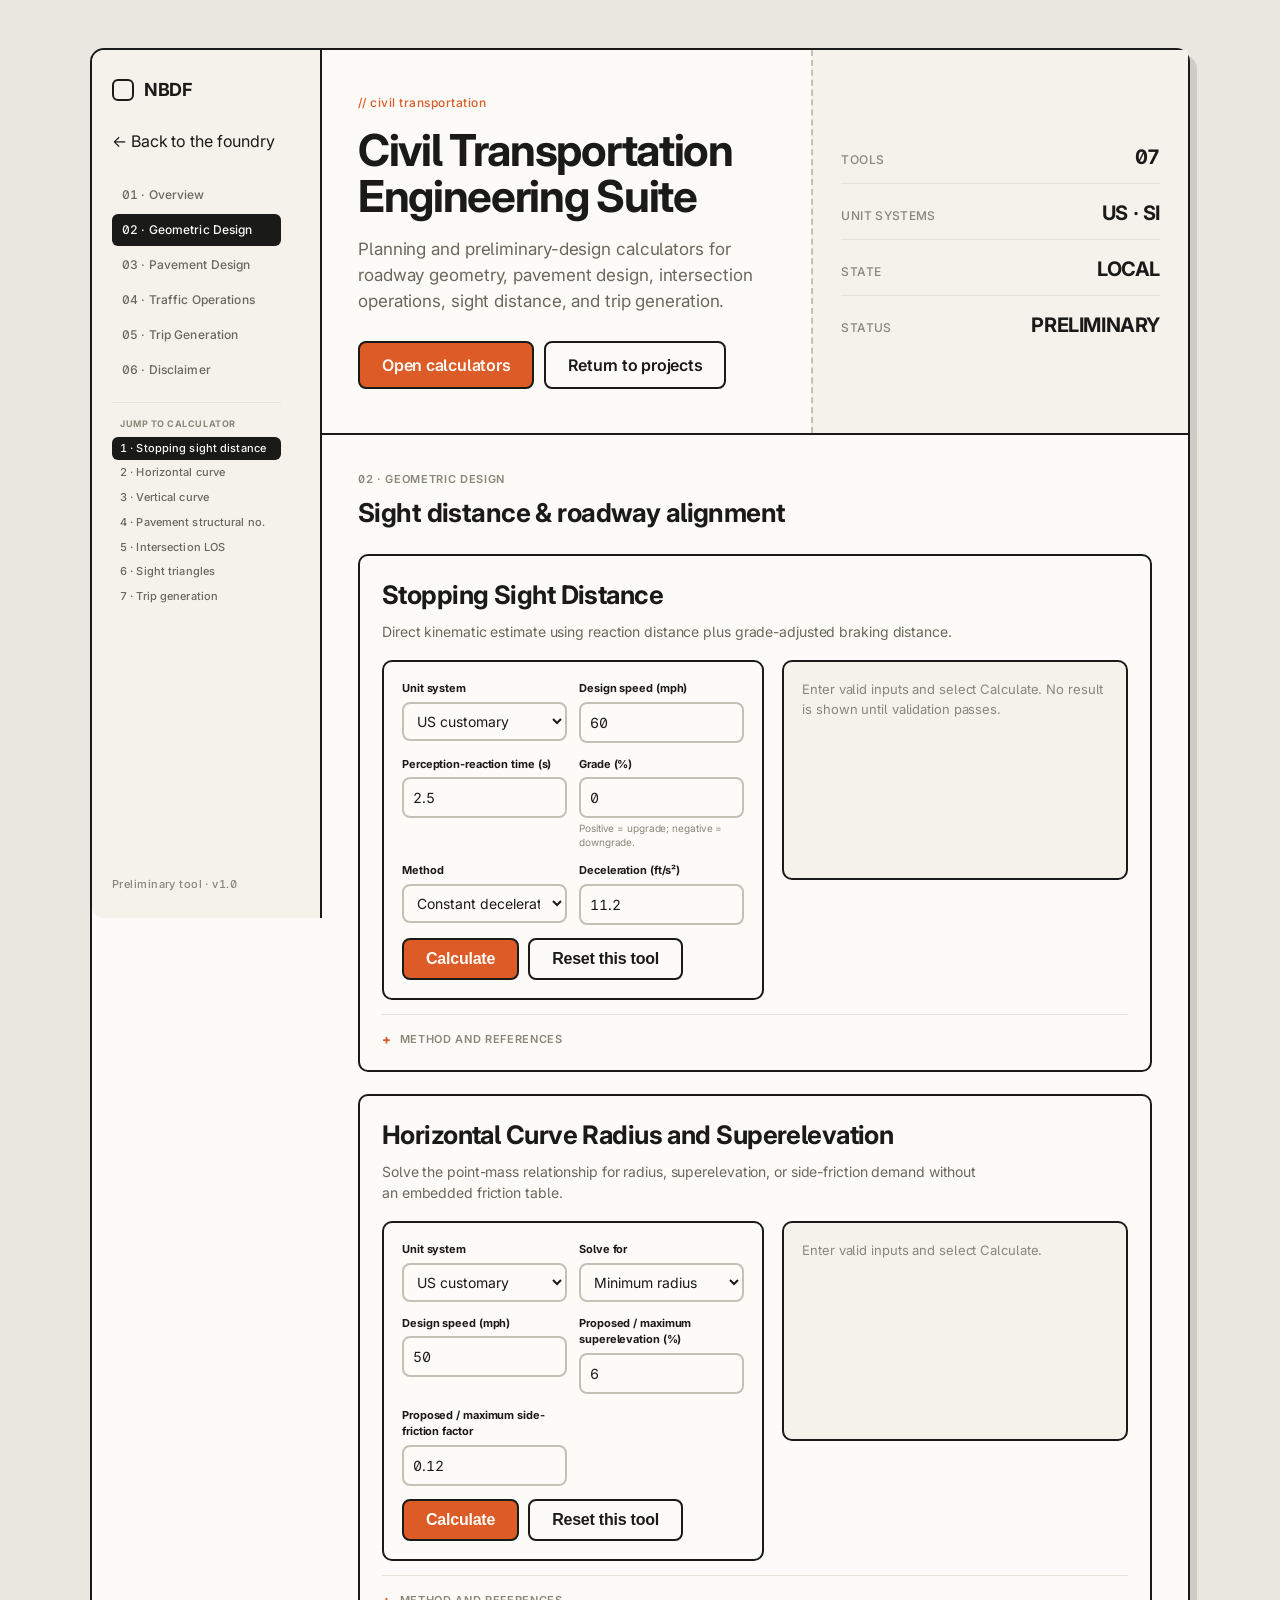
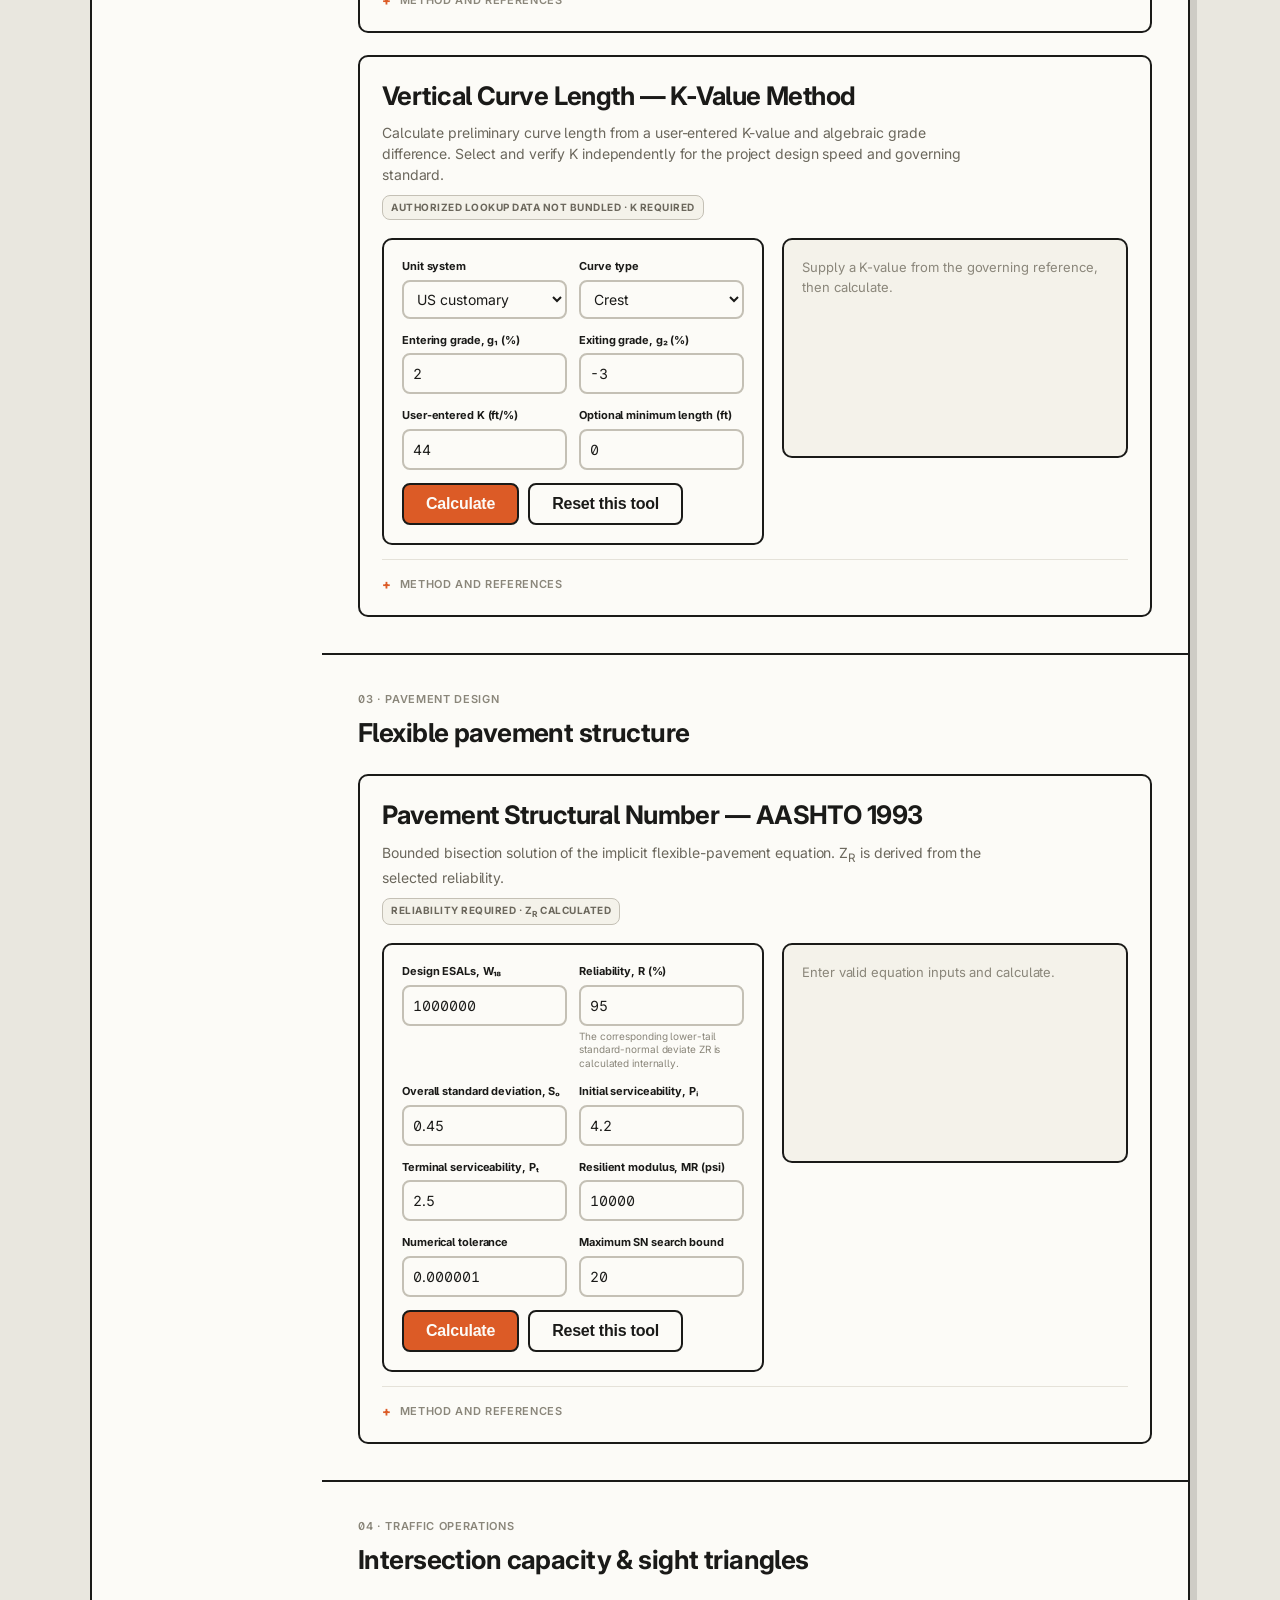
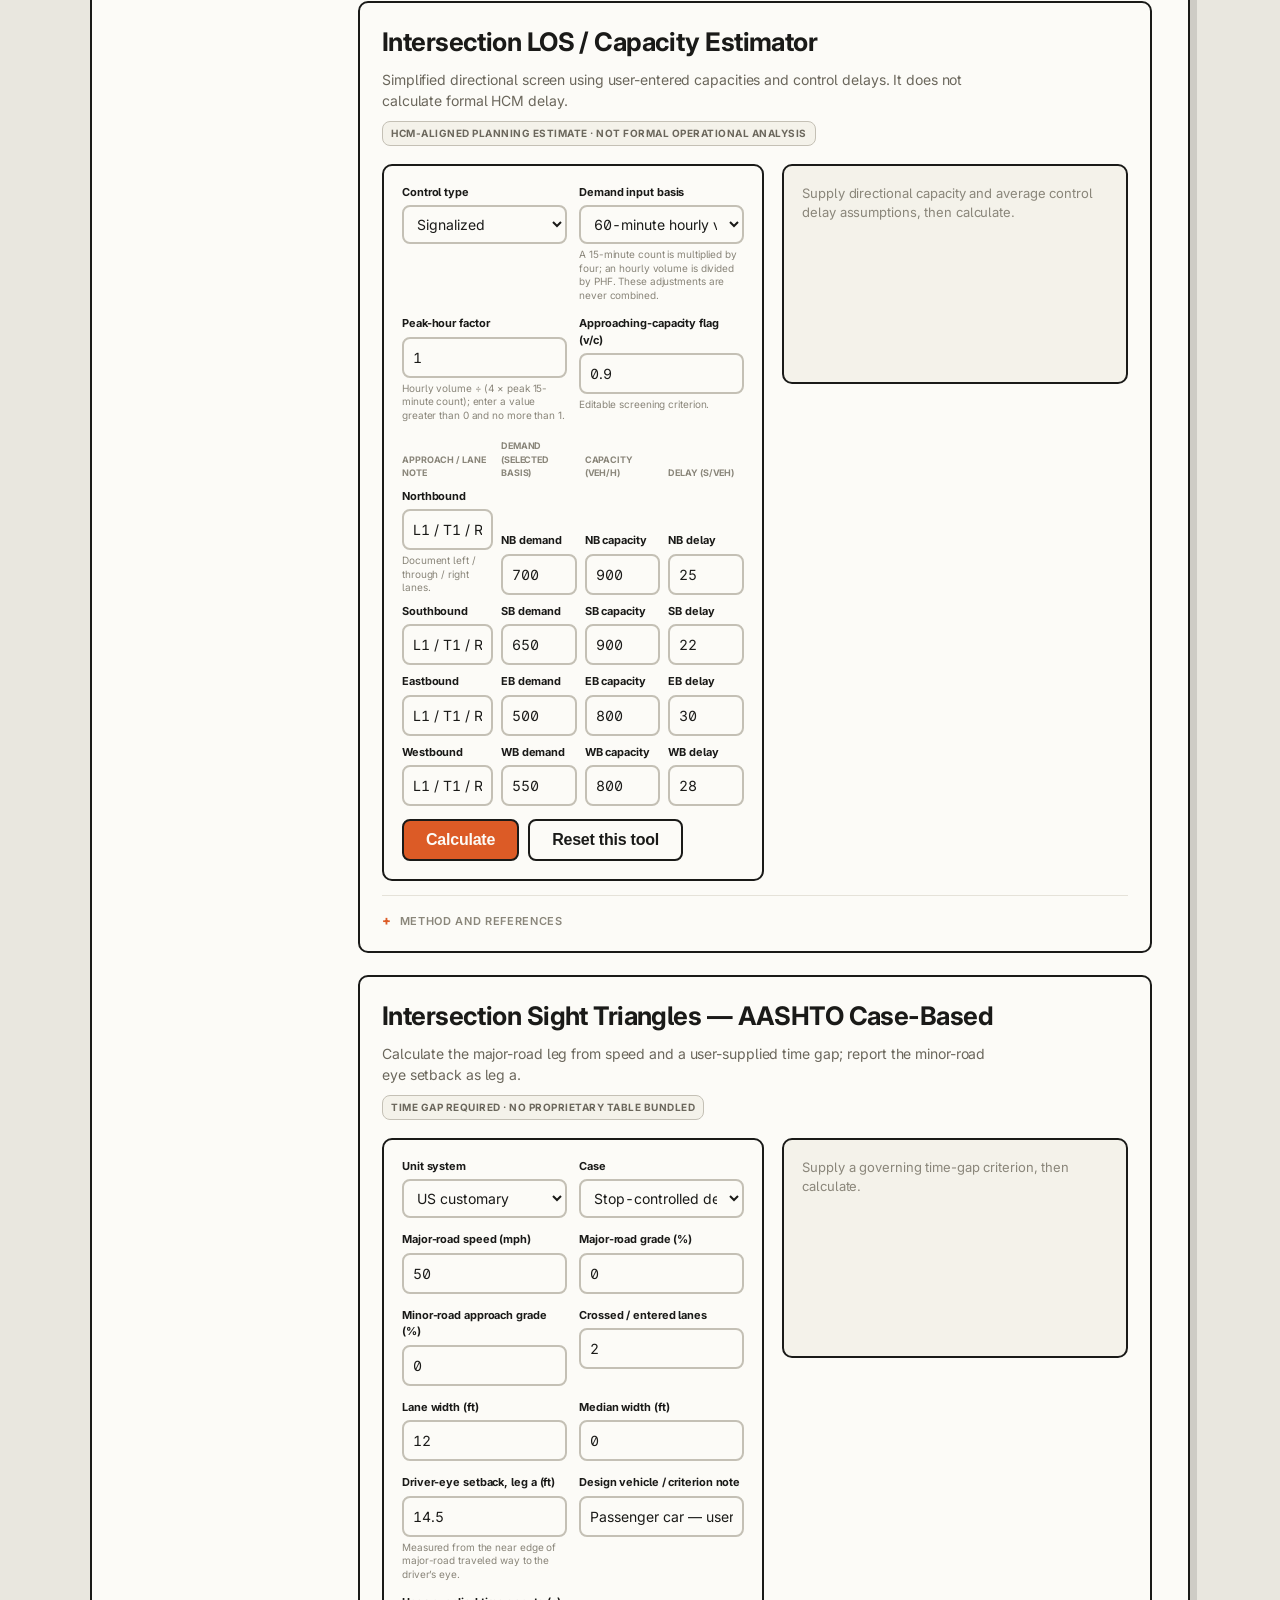
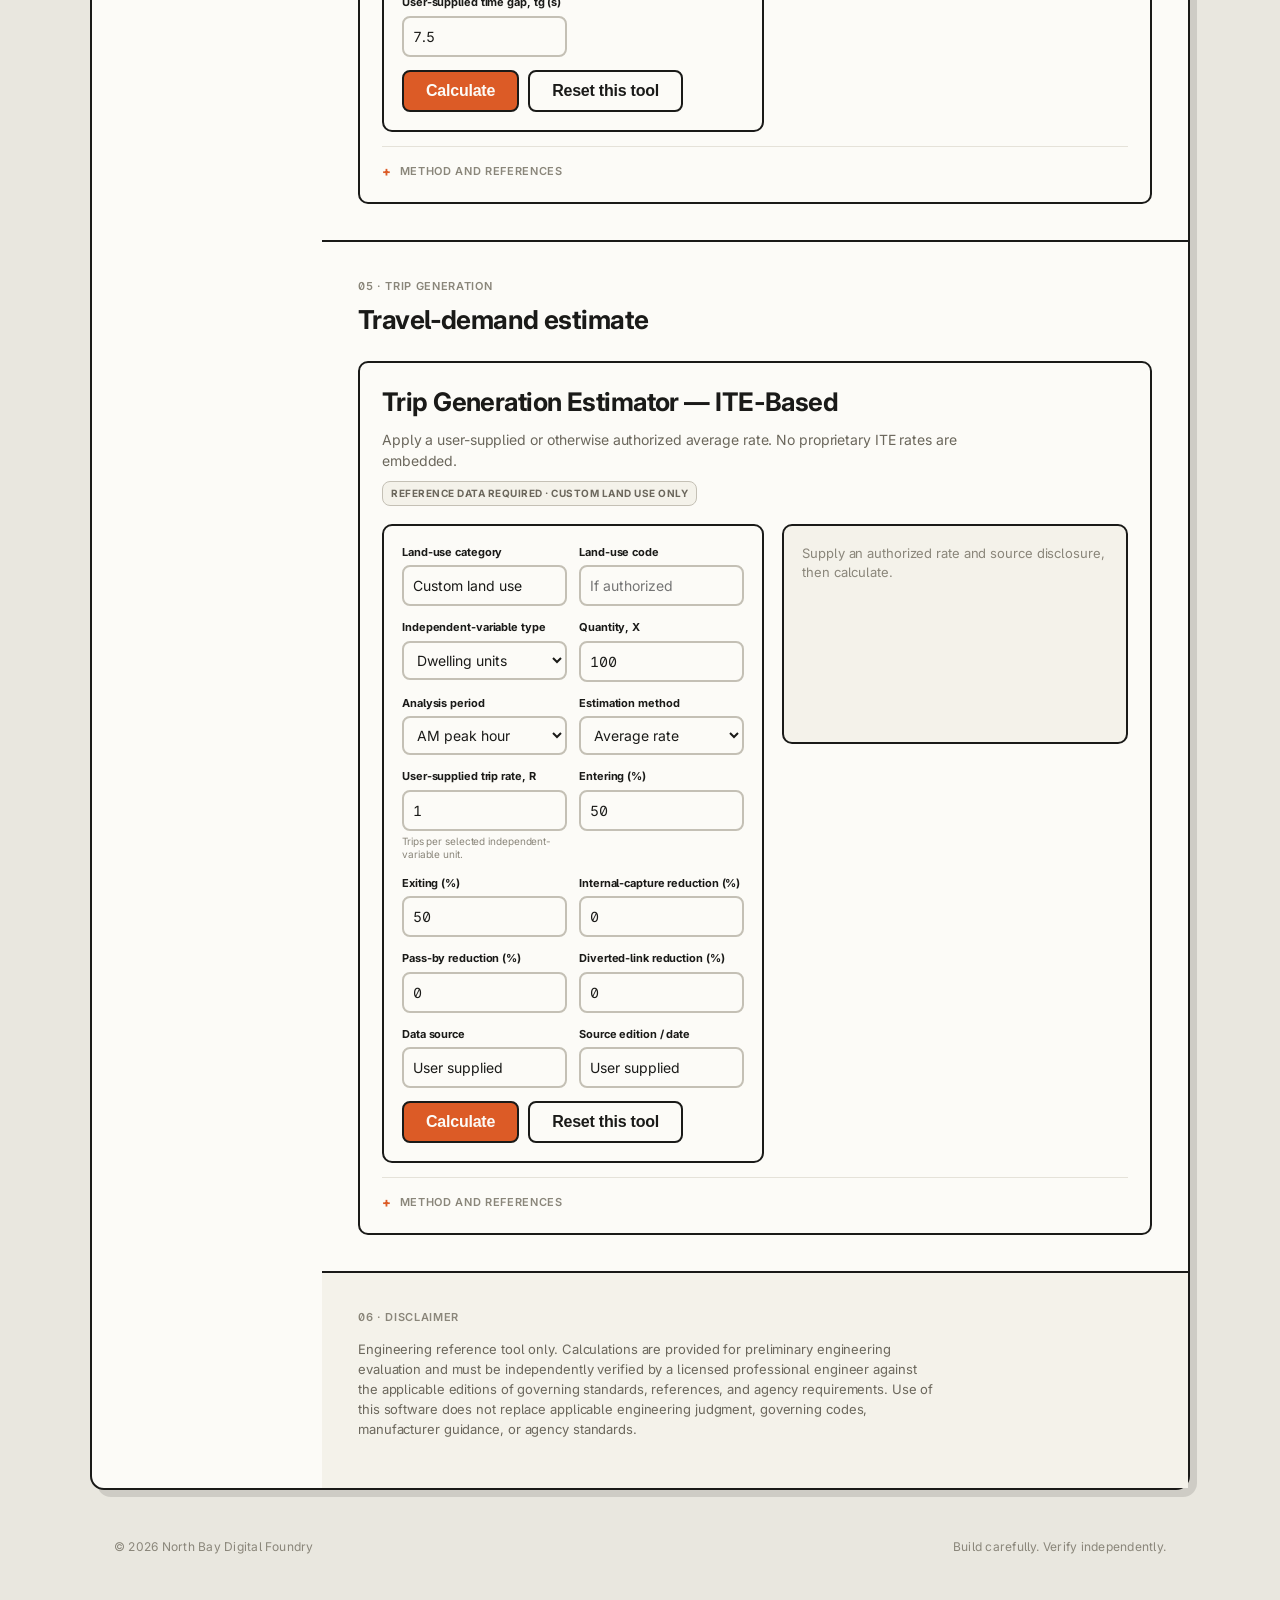
<file: transportation-calc.html>
<!DOCTYPE html>
<html lang="en">
<head>
  <meta charset="utf-8">
  <meta name="viewport" content="width=device-width, initial-scale=1">
  <title>Civil Transportation Engineering Suite — North Bay Digital Foundry</title>
  <meta name="description" content="Planning and preliminary-design calculators for roadway geometry, pavement design, intersection operations, sight distance, and trip generation.">
  <meta name="color-scheme" content="light">
  <meta property="og:type" content="website">
  <meta property="og:title" content="Civil Transportation Engineering Suite">
  <meta property="og:description" content="Preliminary roadway geometry, pavement, intersection, sight-distance, and trip-generation tools.">
  <link rel="icon" href="data:image/svg+xml,%3Csvg xmlns='http://www.w3.org/2000/svg' viewBox='0 0 32 32'%3E%3Crect x='6' y='6' width='20' height='20' rx='4' fill='none' stroke='%231A1A18' stroke-width='3'/%3E%3C/svg%3E">
  <link rel="preconnect" href="https://fonts.googleapis.com">
  <link rel="preconnect" href="https://fonts.gstatic.com" crossorigin>
  <link href="https://fonts.googleapis.com/css2?family=Inter:wght@400;500;600;700;800&display=swap" rel="stylesheet">
  <link rel="stylesheet" href="assets/css/styles.css">
  <link rel="stylesheet" href="assets/css/transportation-calc.css">
</head>
<body>
  <a class="skip-link" href="#geometric-design">Skip to calculators</a>
  <div class="shell">
    <header class="rail">
      <div class="rail__top">
        <span class="brand-mark" aria-hidden="true"></span>
        <span class="brand-name">NBDF</span>
        <button class="rail__toggle" type="button" aria-expanded="false" aria-controls="rail-nav">Menu</button>
      </div>
      <a class="rail__home" href="index.html">← Back to the foundry</a>
      <nav class="rail__nav" id="rail-nav" aria-label="Sections">
        <ol>
          <li><a href="#overview" aria-current="true">01 · Overview</a></li>
          <li><a href="#geometric-design">02 · Geometric Design</a></li>
          <li><a href="#pavement-design">03 · Pavement Design</a></li>
          <li><a href="#traffic-operations">04 · Traffic Operations</a></li>
          <li><a href="#trip-generation">05 · Trip Generation</a></li>
          <li><a href="#disclaimer">06 · Disclaimer</a></li>
        </ol>
        <div class="rail__jump">
          <p class="rail__jump-label">Jump to calculator</p>
          <ol class="rail__jump-list">
            <li><a href="#calculator-stopping-sight-distance" data-calculator-jump>1 · Stopping sight distance</a></li>
            <li><a href="#calculator-horizontal-curve" data-calculator-jump>2 · Horizontal curve</a></li>
            <li><a href="#calculator-vertical-curve" data-calculator-jump>3 · Vertical curve</a></li>
            <li><a href="#calculator-pavement-structural-number" data-calculator-jump>4 · Pavement structural no.</a></li>
            <li><a href="#calculator-intersection-los" data-calculator-jump>5 · Intersection LOS</a></li>
            <li><a href="#calculator-sight-triangles" data-calculator-jump>6 · Sight triangles</a></li>
            <li><a href="#calculator-trip-generation" data-calculator-jump>7 · Trip generation</a></li>
          </ol>
        </div>
      </nav>
      <p class="rail__meta">Preliminary tool · v1.0</p>
    </header>

    <main class="content">
      <section class="hero transport-hero" id="overview" aria-labelledby="hero-title">
        <div class="hero__main">
          <p class="hero__kicker">// civil transportation</p>
          <h1 class="hero__title" id="hero-title">Civil Transportation Engineering Suite</h1>
          <p class="hero__lede">Planning and preliminary-design calculators for roadway geometry, pavement design, intersection operations, sight distance, and trip generation.</p>
          <div class="hero__actions">
            <a class="btn btn--primary" href="#geometric-design">Open calculators</a>
            <a class="btn" href="index.html#projects">Return to projects</a>
          </div>
        </div>
        <div class="spec" aria-label="Suite summary">
          <div class="spec__row"><span class="spec__label">TOOLS</span><span class="spec__value tnum">07</span></div>
          <div class="spec__row"><span class="spec__label">UNIT SYSTEMS</span><span class="spec__value">US · SI</span></div>
          <div class="spec__row"><span class="spec__label">STATE</span><span class="spec__value">LOCAL</span></div>
          <div class="spec__row"><span class="spec__label">STATUS</span><span class="spec__value">PRELIMINARY</span></div>
        </div>
      </section>

      <section class="section" id="geometric-design" aria-labelledby="geometric-design-title">
        <p class="eyebrow">02 · Geometric Design</p>
        <h2 class="section__title" id="geometric-design-title">Sight distance &amp; roadway alignment</h2>

        <div class="tool-stack">
        <article class="tool-panel" id="calculator-stopping-sight-distance" aria-labelledby="ssd-title">
          <div class="tool-panel__head"><h3 class="tool-panel__title" id="ssd-title">Stopping Sight Distance</h3><p class="tool-panel__lede">Direct kinematic estimate using reaction distance plus grade-adjusted braking distance.</p></div>
          <div class="transport-workspace">
            <form class="transport-form" data-calc="ssd" novalidate>
              <div class="transport-form__grid">
                <label class="transport-field"><span class="transport-label">Unit system</span><select class="transport-select" name="unitSystem" id="ssd-units"><option value="us">US customary</option><option value="si">SI</option></select></label>
                <label class="transport-field"><span class="transport-label">Design speed (<span data-unit data-us="mph" data-si="km/h">mph</span>)</span><input class="transport-input" name="speed" id="ssd-speed" type="number" value="60" step="any" data-kind="speed"><span class="transport-error" hidden></span></label>
                <label class="transport-field"><span class="transport-label">Perception-reaction time (s)</span><input class="transport-input" name="reactionTime" id="ssd-reaction" type="number" value="2.5" step="any"><span class="transport-error" hidden></span></label>
                <label class="transport-field"><span class="transport-label">Grade (%)</span><input class="transport-input" name="gradePct" id="ssd-grade" type="number" value="0" step="any"><span class="transport-help">Positive = upgrade; negative = downgrade.</span><span class="transport-error" hidden></span></label>
                <label class="transport-field"><span class="transport-label">Method</span><select class="transport-select" name="method" id="ssd-method"><option value="deceleration">Constant deceleration</option><option value="friction">Longitudinal friction</option></select><span class="transport-error" hidden></span></label>
                <label class="transport-field" data-mode="deceleration"><span class="transport-label">Deceleration (<span data-unit data-us="ft/s²" data-si="m/s²">ft/s²</span>)</span><input class="transport-input" name="deceleration" id="ssd-deceleration" type="number" value="11.2" step="any" data-kind="deceleration"><span class="transport-error" hidden></span></label>
                <label class="transport-field" data-mode="friction" hidden><span class="transport-label">Longitudinal friction factor</span><input class="transport-input" name="friction" id="ssd-friction" type="number" value="0.35" step="any"><span class="transport-help">User-supplied criterion; no speed table is embedded.</span><span class="transport-error" hidden></span></label>
              </div>
              <div class="transport-actions"><button class="btn btn--primary" type="submit">Calculate</button><button class="btn" type="button" data-reset>Reset this tool</button></div>
            </form>
            <div class="transport-results" data-results aria-live="polite"><p class="transport-results__idle">Enter valid inputs and select Calculate. No result is shown until validation passes.</p></div>
          </div>
          <details class="transport-details"><summary>Method and references</summary><div class="transport-details__body"><span class="transport-equation"><var>SSD</var> = <var>v</var><var>t</var><sub>r</sub> + <var>v</var><sup>2</sup> / (2<var>a</var><sub>effective</sub>)</span><p>Canonical calculation uses SI kinematics. Positive upgrade adds <var>gG</var> to braking deceleration; downgrade subtracts it. The rounded value is the unrounded result rounded upward to one displayed length unit, not a tabulated agency design value.</p><p>FHWA-RD-02-045 (2003), equation 3.5.1, and dimensional kinematics. Verify reaction time, wet-pavement braking criteria, grade convention, and agency rounding.</p></div></details>
        </article>

        <article class="tool-panel" id="calculator-horizontal-curve" aria-labelledby="horizontal-title">
          <div class="tool-panel__head"><h3 class="tool-panel__title" id="horizontal-title">Horizontal Curve Radius and Superelevation</h3><p class="tool-panel__lede">Solve the point-mass relationship for radius, superelevation, or side-friction demand without an embedded friction table.</p></div>
          <div class="transport-workspace">
            <form class="transport-form" data-calc="horizontal" novalidate><div class="transport-form__grid">
              <label class="transport-field"><span class="transport-label">Unit system</span><select class="transport-select" name="unitSystem" id="horizontal-units"><option value="us">US customary</option><option value="si">SI</option></select></label>
              <label class="transport-field"><span class="transport-label">Solve for</span><select class="transport-select" name="solveMode" id="horizontal-mode"><option value="radius">Minimum radius</option><option value="superelevation">Required superelevation</option><option value="friction">Required side friction</option></select></label>
              <label class="transport-field"><span class="transport-label">Design speed (<span data-unit data-us="mph" data-si="km/h">mph</span>)</span><input class="transport-input" name="speed" id="horizontal-speed" type="number" value="50" step="any" data-kind="speed"><span class="transport-error" hidden></span></label>
              <label class="transport-field"><span class="transport-label">Proposed / maximum superelevation (%)</span><input class="transport-input" name="superelevationPct" id="horizontal-e" type="number" value="6" step="any"><span class="transport-error" hidden></span></label>
              <label class="transport-field"><span class="transport-label">Proposed / maximum side-friction factor</span><input class="transport-input" name="friction" id="horizontal-f" type="number" value="0.12" step="any"><span class="transport-error" hidden></span></label>
              <label class="transport-field" data-radius-field hidden><span class="transport-label">Specified radius (<span data-unit data-us="ft" data-si="m">ft</span>)</span><input class="transport-input" name="radius" id="horizontal-radius" type="number" value="1000" step="any" data-kind="length"><span class="transport-error" hidden></span></label>
            </div><div class="transport-actions"><button class="btn btn--primary" type="submit">Calculate</button><button class="btn" type="button" data-reset>Reset this tool</button></div></form>
            <div class="transport-results" data-results aria-live="polite"><p class="transport-results__idle">Enter valid inputs and select Calculate.</p></div>
          </div>
          <details class="transport-details"><summary>Method and references</summary><div class="transport-details__body"><span class="transport-equation"><var>v</var><sup>2</sup> / (<var>gR</var>) = <var>e</var> + <var>f</var></span><p>Superelevation entered as percent is converted to a decimal ratio. US customary equivalent: <var>R</var> ≈ <var>V</var><sup>2</sup> / [15(<var>e</var> + <var>f</var>)].</p><p>FHWA-HRT-17-098 (2018), point-mass model. Final selection must address agency superelevation policy, runoff, transitions, drainage, climate, urban context, and side-friction criteria.</p></div></details>
        </article>

        <article class="tool-panel" id="calculator-vertical-curve" aria-labelledby="vertical-title">
          <div class="tool-panel__head"><h3 class="tool-panel__title" id="vertical-title">Vertical Curve Length — K-Value Method</h3><p class="tool-panel__lede">Calculate preliminary curve length from a user-entered K-value and algebraic grade difference. Select and verify K independently for the project design speed and governing standard.</p><span class="reference-state">Authorized lookup data not bundled · K required</span></div>
          <div class="transport-workspace">
            <form class="transport-form" data-calc="vertical" novalidate><div class="transport-form__grid">
              <label class="transport-field"><span class="transport-label">Unit system</span><select class="transport-select" name="unitSystem" id="vertical-units"><option value="us">US customary</option><option value="si">SI</option></select></label>
              <label class="transport-field"><span class="transport-label">Curve type</span><select class="transport-select" name="curveType" id="vertical-type"><option value="crest">Crest</option><option value="sag">Sag</option></select></label>
              <label class="transport-field"><span class="transport-label">Entering grade, g₁ (%)</span><input class="transport-input" name="g1Pct" id="vertical-g1" type="number" value="2" step="any"><span class="transport-error" hidden></span></label>
              <label class="transport-field"><span class="transport-label">Exiting grade, g₂ (%)</span><input class="transport-input" name="g2Pct" id="vertical-g2" type="number" value="-3" step="any"><span class="transport-error" hidden></span></label>
              <label class="transport-field"><span class="transport-label">User-entered K (<span data-unit data-us="ft/%" data-si="m/%">ft/%</span>)</span><input class="transport-input" name="kValue" id="vertical-k" type="number" value="44" step="any" data-kind="k"><span class="transport-error" hidden></span></label>
              <label class="transport-field"><span class="transport-label">Optional minimum length (<span data-unit data-us="ft" data-si="m">ft</span>)</span><input class="transport-input" name="minimumLength" id="vertical-min" type="number" value="0" step="any" data-kind="length"><span class="transport-error" hidden></span></label>
            </div><div class="transport-actions"><button class="btn btn--primary" type="submit">Calculate</button><button class="btn" type="button" data-reset>Reset this tool</button></div></form>
            <div class="transport-results" data-results aria-live="polite"><p class="transport-results__idle">Supply a K-value from the governing reference, then calculate.</p></div>
          </div>
          <details class="transport-details"><summary>Method and references</summary><div class="transport-details__body"><span class="transport-equation"><var>A</var> = |<var>g</var><sub>2</sub> − <var>g</var><sub>1</sub>| &nbsp; · &nbsp; <var>L</var> = <var>KA</var></span><p>A uses percentage points; K uses length per percent. No AASHTO K-value table is generated or approximated.</p><p>AASHTO-based preliminary relation. The user must select K and any minimum length from an authorized, applicable governing edition and agency policy.</p></div></details>
        </article>
        </div>
      </section>

      <section class="section" id="pavement-design" aria-labelledby="pavement-design-title">
        <p class="eyebrow">03 · Pavement Design</p>
        <h2 class="section__title" id="pavement-design-title">Flexible pavement structure</h2>
        <div class="tool-stack">
        <article class="tool-panel" id="calculator-pavement-structural-number" aria-labelledby="pavement-title">
          <div class="tool-panel__head"><h3 class="tool-panel__title" id="pavement-title">Pavement Structural Number — AASHTO 1993</h3><p class="tool-panel__lede">Bounded bisection solution of the implicit flexible-pavement equation. Z<sub>R</sub> is derived from the selected reliability.</p><span class="reference-state">Reliability required · Z<sub>R</sub> calculated</span></div>
          <div class="transport-workspace">
            <form class="transport-form" data-calc="pavement" novalidate><div class="transport-form__grid">
              <label class="transport-field"><span class="transport-label">Design ESALs, W₁₈</span><input class="transport-input" name="w18" id="pavement-w18" type="number" value="1000000" step="any"><span class="transport-error" hidden></span></label>
              <label class="transport-field"><span class="transport-label">Reliability, R (%)</span><input class="transport-input" name="reliabilityPct" id="pavement-r" type="number" value="95" step="any"><span class="transport-help">The corresponding lower-tail standard-normal deviate ZR is calculated internally.</span><span class="transport-error" hidden></span></label>
              <label class="transport-field"><span class="transport-label">Overall standard deviation, Sₒ</span><input class="transport-input" name="standardDeviation" id="pavement-so" type="number" value="0.45" step="any"><span class="transport-error" hidden></span></label>
              <label class="transport-field"><span class="transport-label">Initial serviceability, Pᵢ</span><input class="transport-input" name="initialServiceability" id="pavement-pi" type="number" value="4.2" step="any"><span class="transport-error" hidden></span></label>
              <label class="transport-field"><span class="transport-label">Terminal serviceability, Pₜ</span><input class="transport-input" name="terminalServiceability" id="pavement-pt" type="number" value="2.5" step="any"><span class="transport-error" hidden></span></label>
              <label class="transport-field"><span class="transport-label">Resilient modulus, MR (psi)</span><input class="transport-input" name="resilientModulusPsi" id="pavement-mr" type="number" value="10000" step="any"><span class="transport-error" hidden></span></label>
              <label class="transport-field"><span class="transport-label">Numerical tolerance</span><input class="transport-input" name="tolerance" id="pavement-tol" type="number" value="0.000001" step="any"><span class="transport-error" hidden></span></label>
              <label class="transport-field"><span class="transport-label">Maximum SN search bound</span><input class="transport-input" name="snMax" id="pavement-max" type="number" value="20" step="any"><span class="transport-error" hidden></span></label>
            </div><div class="transport-actions"><button class="btn btn--primary" type="submit">Calculate</button><button class="btn" type="button" data-reset>Reset this tool</button></div></form>
            <div class="transport-results" data-results aria-live="polite"><p class="transport-results__idle">Enter valid equation inputs and calculate.</p></div>
          </div>
          <details class="transport-details"><summary>Method and references</summary><div class="transport-details__body"><span class="transport-equation">log₁₀(W₁₈) = ZR·Sₒ + 9.36log₁₀(SN+1) − 0.20 + log₁₀(ΔPSI/2.7) / [0.40 + 1094/(SN+1)<sup>5.19</sup>] + 2.32log₁₀(MR) − 8.07</span><p>Z<sub>R</sub> is the lower-tail standard-normal quantile corresponding to 1 − R. Bisection searches SN ∈ [0, user-entered maximum], requires a bracket, retains full precision, and reports iterations and residual.</p><p>AASHTO Guide for Design of Pavement Structures (1993); equation reproduced in FHWA NHI-05-037 (2006), chapter 3. Layer coefficients, drainage coefficients, constructability, and agency minimum sections remain separate design work.</p></div></details>
        </article>
        </div>
      </section>

      <section class="section" id="traffic-operations" aria-labelledby="traffic-operations-title">
        <p class="eyebrow">04 · Traffic Operations</p>
        <h2 class="section__title" id="traffic-operations-title">Intersection capacity &amp; sight triangles</h2>
        <div class="tool-stack">
        <article class="tool-panel" id="calculator-intersection-los" aria-labelledby="los-title">
          <div class="tool-panel__head"><h3 class="tool-panel__title" id="los-title">Intersection LOS / Capacity Estimator</h3><p class="tool-panel__lede">Simplified directional screen using user-entered capacities and control delays. It does not calculate formal HCM delay.</p><span class="reference-state">HCM-aligned planning estimate · not formal operational analysis</span></div>
          <div class="transport-workspace">
            <form class="transport-form" data-calc="los" novalidate><div class="transport-form__grid">
              <label class="transport-field"><span class="transport-label">Control type</span><select class="transport-select" name="controlType" id="los-control"><option value="signalized">Signalized</option><option value="twsc">Two-way stop-controlled</option><option value="awsc">All-way stop-controlled</option></select></label>
              <label class="transport-field"><span class="transport-label">Demand input basis</span><select class="transport-select" name="periodMinutes" id="los-period"><option value="60">60-minute hourly volume</option><option value="15">Peak 15-minute count</option></select><span class="transport-help">A 15-minute count is multiplied by four; an hourly volume is divided by PHF. These adjustments are never combined.</span><span class="transport-error" hidden></span></label>
              <label class="transport-field"><span class="transport-label">Peak-hour factor</span><input class="transport-input" name="peakHourFactor" id="los-phf" type="number" value="1" step="any"><span class="transport-help">Hourly volume ÷ (4 × peak 15-minute count); enter a value greater than 0 and no more than 1.</span><span class="transport-error" hidden></span></label>
              <label class="transport-field"><span class="transport-label">Approaching-capacity flag (v/c)</span><input class="transport-input" name="alertRatio" id="los-alert" type="number" value="0.9" step="any"><span class="transport-help">Editable screening criterion.</span><span class="transport-error" hidden></span></label>
              <div class="approach-grid" data-approaches>
                <span class="approach-grid__head">Approach / lane note</span><span class="approach-grid__head">Demand (selected basis)</span><span class="approach-grid__head">Capacity (veh/h)</span><span class="approach-grid__head">Delay (s/veh)</span>
                <label class="transport-field"><span class="transport-label">Northbound</span><input class="transport-input" name="approach0Lanes" id="los-nb-lanes" type="text" value="L1 / T1 / R0"><span class="transport-help">Document left / through / right lanes.</span></label><label class="transport-field"><span class="transport-label">NB demand</span><input class="transport-input" name="approach0Demand" id="los-nb-demand" type="number" value="700" step="any"><span class="transport-error" hidden></span></label><label class="transport-field"><span class="transport-label">NB capacity</span><input class="transport-input" name="approach0Capacity" id="los-nb-capacity" type="number" value="900" step="any"><span class="transport-error" hidden></span></label><label class="transport-field"><span class="transport-label">NB delay</span><input class="transport-input" name="approach0Delay" id="los-nb-delay" type="number" value="25" step="any"><span class="transport-error" hidden></span></label>
                <label class="transport-field"><span class="transport-label">Southbound</span><input class="transport-input" name="approach1Lanes" id="los-sb-lanes" type="text" value="L1 / T1 / R0"></label><label class="transport-field"><span class="transport-label">SB demand</span><input class="transport-input" name="approach1Demand" id="los-sb-demand" type="number" value="650" step="any"><span class="transport-error" hidden></span></label><label class="transport-field"><span class="transport-label">SB capacity</span><input class="transport-input" name="approach1Capacity" id="los-sb-capacity" type="number" value="900" step="any"><span class="transport-error" hidden></span></label><label class="transport-field"><span class="transport-label">SB delay</span><input class="transport-input" name="approach1Delay" id="los-sb-delay" type="number" value="22" step="any"><span class="transport-error" hidden></span></label>
                <label class="transport-field"><span class="transport-label">Eastbound</span><input class="transport-input" name="approach2Lanes" id="los-eb-lanes" type="text" value="L1 / T1 / R0"></label><label class="transport-field"><span class="transport-label">EB demand</span><input class="transport-input" name="approach2Demand" id="los-eb-demand" type="number" value="500" step="any"><span class="transport-error" hidden></span></label><label class="transport-field"><span class="transport-label">EB capacity</span><input class="transport-input" name="approach2Capacity" id="los-eb-capacity" type="number" value="800" step="any"><span class="transport-error" hidden></span></label><label class="transport-field"><span class="transport-label">EB delay</span><input class="transport-input" name="approach2Delay" id="los-eb-delay" type="number" value="30" step="any"><span class="transport-error" hidden></span></label>
                <label class="transport-field"><span class="transport-label">Westbound</span><input class="transport-input" name="approach3Lanes" id="los-wb-lanes" type="text" value="L1 / T1 / R0"></label><label class="transport-field"><span class="transport-label">WB demand</span><input class="transport-input" name="approach3Demand" id="los-wb-demand" type="number" value="550" step="any"><span class="transport-error" hidden></span></label><label class="transport-field"><span class="transport-label">WB capacity</span><input class="transport-input" name="approach3Capacity" id="los-wb-capacity" type="number" value="800" step="any"><span class="transport-error" hidden></span></label><label class="transport-field"><span class="transport-label">WB delay</span><input class="transport-input" name="approach3Delay" id="los-wb-delay" type="number" value="28" step="any"><span class="transport-error" hidden></span></label>
              </div>
            </div><div class="transport-actions"><button class="btn btn--primary" type="submit">Calculate</button><button class="btn" type="button" data-reset>Reset this tool</button></div></form>
            <div class="transport-results" data-results aria-live="polite"><p class="transport-results__idle">Supply directional capacity and average control delay assumptions, then calculate.</p></div>
          </div>
          <details class="transport-details"><summary>Method and references</summary><div class="transport-details__body"><span class="transport-equation"><var>v</var> = <var>V</var>/PHF for a 60-minute volume &nbsp; · &nbsp; <var>v</var> = 4<var>V</var><sub>15</sub> for a peak 15-minute count &nbsp; · &nbsp; <var>v/c</var> = <var>v</var> / user-entered capacity</span><p>PHF is the hourly volume divided by four times the peak 15-minute count. A peak 15-minute count therefore already represents the peak flow rate after multiplication by four and is not divided by PHF again. LOS is classified only from user-entered control delay using control-specific threshold sets.</p><p>Signalized thresholds: FHWA-HOP-08-024 (2008), table 3-3. This screen omits timing, progression, lane utilization, pedestrians, heavy vehicles, queues, turns, calibration, and formal HCM movement analysis.</p></div></details>
        </article>

        <article class="tool-panel" id="calculator-sight-triangles" aria-labelledby="sight-title">
          <div class="tool-panel__head"><h3 class="tool-panel__title" id="sight-title">Intersection Sight Triangles — AASHTO Case-Based</h3><p class="tool-panel__lede">Calculate the major-road leg from speed and a user-supplied time gap; report the minor-road eye setback as leg a.</p><span class="reference-state">Time gap required · no proprietary table bundled</span></div>
          <div class="transport-workspace">
            <form class="transport-form" data-calc="sight" novalidate><div class="transport-form__grid">
              <label class="transport-field"><span class="transport-label">Unit system</span><select class="transport-select" name="unitSystem" id="sight-units"><option value="us">US customary</option><option value="si">SI</option></select></label>
              <label class="transport-field"><span class="transport-label">Case</span><select class="transport-select" name="caseType" id="sight-case"><option value="stop-departure">Stop-controlled departure</option></select></label>
              <label class="transport-field"><span class="transport-label">Major-road speed (<span data-unit data-us="mph" data-si="km/h">mph</span>)</span><input class="transport-input" name="speed" id="sight-speed" type="number" value="50" step="any" data-kind="speed"><span class="transport-error" hidden></span></label>
              <label class="transport-field"><span class="transport-label">Major-road grade (%)</span><input class="transport-input" name="majorGradePct" id="sight-major-grade" type="number" value="0" step="any"><span class="transport-error" hidden></span></label>
              <label class="transport-field"><span class="transport-label">Minor-road approach grade (%)</span><input class="transport-input" name="minorGradePct" id="sight-minor-grade" type="number" value="0" step="any"><span class="transport-error" hidden></span></label>
              <label class="transport-field"><span class="transport-label">Crossed / entered lanes</span><input class="transport-input" name="lanes" id="sight-lanes" type="number" value="2" step="1"><span class="transport-error" hidden></span></label>
              <label class="transport-field"><span class="transport-label">Lane width (<span data-unit data-us="ft" data-si="m">ft</span>)</span><input class="transport-input" name="laneWidth" id="sight-lane-width" type="number" value="12" step="any" data-kind="length"><span class="transport-error" hidden></span></label>
              <label class="transport-field"><span class="transport-label">Median width (<span data-unit data-us="ft" data-si="m">ft</span>)</span><input class="transport-input" name="medianWidth" id="sight-median" type="number" value="0" step="any" data-kind="length"><span class="transport-error" hidden></span></label>
              <label class="transport-field"><span class="transport-label">Driver-eye setback, leg a (<span data-unit data-us="ft" data-si="m">ft</span>)</span><input class="transport-input" name="setback" id="sight-setback" type="number" value="14.5" step="any" data-kind="length"><span class="transport-help">Measured from the near edge of major-road traveled way to the driver’s eye.</span><span class="transport-error" hidden></span></label>
              <label class="transport-field"><span class="transport-label">Design vehicle / criterion note</span><input class="transport-input" name="vehicle" id="sight-vehicle" type="text" value="Passenger car — user criterion"></label>
              <label class="transport-field"><span class="transport-label">User-supplied time gap, tg (s)</span><input class="transport-input" name="timeGap" id="sight-gap" type="number" value="7.5" step="any"><span class="transport-error" hidden></span></label>
            </div><div class="transport-actions"><button class="btn btn--primary" type="submit">Calculate</button><button class="btn" type="button" data-reset>Reset this tool</button></div></form>
            <div class="transport-results" data-results aria-live="polite"><p class="transport-results__idle">Supply a governing time-gap criterion, then calculate.</p></div>
          </div>
          <details class="transport-details"><summary>Method and references</summary><div class="transport-details__body"><span class="transport-equation"><var>b</var> = 1.47 <var>V</var><sub>major</sub><var>t</var><sub>g</sub> (US) &nbsp; · &nbsp; <var>b</var> = (<var>V</var>/3.6)<var>t</var><sub>g</sub> (SI)</span><p>Leg a is the entered eye setback to the near edge. Leg b is measured along the major-road traveled way. No lane-count or grade time-gap adjustment is invented.</p><p>AASHTO-based Case B departure relationship using a user-supplied criterion. Verify horizontal and vertical obstructions, eye/object heights, curvature, skew, grades, and adopted jurisdictional standards.</p></div></details>
        </article>
        </div>
      </section>

      <section class="section" id="trip-generation" aria-labelledby="trip-generation-title">
        <p class="eyebrow">05 · Trip Generation</p>
        <h2 class="section__title" id="trip-generation-title">Travel-demand estimate</h2>
        <div class="tool-stack">
        <article class="tool-panel" id="calculator-trip-generation" aria-labelledby="trip-title">
          <div class="tool-panel__head"><h3 class="tool-panel__title" id="trip-title">Trip Generation Estimator — ITE-Based</h3><p class="tool-panel__lede">Apply a user-supplied or otherwise authorized average rate. No proprietary ITE rates are embedded.</p><span class="reference-state">Reference data required · custom land use only</span></div>
          <div class="transport-workspace">
            <form class="transport-form" data-calc="trip" novalidate><div class="transport-form__grid">
              <label class="transport-field"><span class="transport-label">Land-use category</span><input class="transport-input" name="landUse" id="trip-land-use" type="text" value="Custom land use"></label>
              <label class="transport-field"><span class="transport-label">Land-use code</span><input class="transport-input" name="landUseCode" id="trip-code" type="text" placeholder="If authorized"></label>
              <label class="transport-field"><span class="transport-label">Independent-variable type</span><select class="transport-select" name="variableType" id="trip-variable"><option value="dwelling-units">Dwelling units</option><option value="ksf">Gross floor area (1,000 ft²)</option><option value="employees">Employees</option><option value="custom">Custom rate unit</option></select></label>
              <label class="transport-field"><span class="transport-label">Quantity, X</span><input class="transport-input" name="quantity" id="trip-quantity" type="number" value="100" step="any"><span class="transport-error" hidden></span></label>
              <label class="transport-field"><span class="transport-label">Analysis period</span><select class="transport-select" name="period" id="trip-period"><option value="am">AM peak hour</option><option value="pm">PM peak hour</option></select></label>
              <label class="transport-field"><span class="transport-label">Estimation method</span><select class="transport-select" name="method" id="trip-method"><option value="average-rate">Average rate</option></select></label>
              <label class="transport-field"><span class="transport-label">User-supplied trip rate, R</span><input class="transport-input" name="rate" id="trip-rate" type="number" value="1" step="any"><span class="transport-help">Trips per selected independent-variable unit.</span><span class="transport-error" hidden></span></label>
              <label class="transport-field"><span class="transport-label">Entering (%)</span><input class="transport-input" name="enteringPct" id="trip-enter" type="number" value="50" step="any"><span class="transport-error" hidden></span></label>
              <label class="transport-field"><span class="transport-label">Exiting (%)</span><input class="transport-input" name="exitingPct" id="trip-exit" type="number" value="50" step="any"><span class="transport-error" hidden></span></label>
              <label class="transport-field"><span class="transport-label">Internal-capture reduction (%)</span><input class="transport-input" name="internalPct" id="trip-internal" type="number" value="0" step="any"><span class="transport-error" hidden></span></label>
              <label class="transport-field"><span class="transport-label">Pass-by reduction (%)</span><input class="transport-input" name="passByPct" id="trip-passby" type="number" value="0" step="any"><span class="transport-error" hidden></span></label>
              <label class="transport-field"><span class="transport-label">Diverted-link reduction (%)</span><input class="transport-input" name="divertedPct" id="trip-diverted" type="number" value="0" step="any"><span class="transport-error" hidden></span></label>
              <label class="transport-field"><span class="transport-label">Data source</span><input class="transport-input" name="source" id="trip-source" type="text" value="User supplied"></label>
              <label class="transport-field"><span class="transport-label">Source edition / date</span><input class="transport-input" name="edition" id="trip-edition" type="text" value="User supplied"></label>
            </div><div class="transport-actions"><button class="btn btn--primary" type="submit">Calculate</button><button class="btn" type="button" data-reset>Reset this tool</button></div></form>
            <div class="transport-results" data-results aria-live="polite"><p class="transport-results__idle">Supply an authorized rate and source disclosure, then calculate.</p></div>
          </div>
          <details class="transport-details"><summary>Method and references</summary><div class="transport-details__body"><span class="transport-equation"><var>T</var> = <var>R X</var></span><p>The independent-variable quantity must already be normalized to the rate unit. Reductions are applied in this order: internal capture, pass-by, then diverted-link. Driveway entering/exiting trips include pass-by and diverted-link traffic after internal capture; new external roadway trips exclude those reductions.</p><p>No ITE-published rates or equations are included. Verify the authorized dataset, local validation, mixed-use effects, multimodal reductions, pass-by treatment, and jurisdictional policy.</p></div></details>
        </article>
        </div>
      </section>

      <section class="section nbdf-disclaimer" id="disclaimer" aria-label="Engineering disclaimer">
        <p class="eyebrow">06 · Disclaimer</p>
        <p class="nbdf-disclaimer__text">Engineering reference tool only. Calculations are provided for preliminary engineering evaluation and must be independently verified by a licensed professional engineer against the applicable editions of governing standards, references, and agency requirements. Use of this software does not replace applicable engineering judgment, governing codes, manufacturer guidance, or agency standards.</p>
      </section>
    </main>
  </div>
  <footer class="colophon"><span>© <span id="year">2026</span> North Bay Digital Foundry</span><span>Build carefully. Verify independently.</span></footer>
  <script src="assets/js/main.js" defer></script>
  <script type="module" src="assets/js/transportation-calc.js"></script>
</body>
</html>
</file>
<file: assets/css/styles.css>
/* =========================================================================
   North Bay Digital Foundry — Systematic Grid
   Design tokens derived from the Claude Design "Variant C" wireframe.
   ========================================================================= */

:root {
  /* --- Surfaces (warm paper palette) --- */
  --paper:        #E9E7DF; /* page background            */
  --surface:      #FCFBF7; /* primary card / content     */
  --surface-alt:  #F4F2EA; /* sidebar, spec block, tints */
  --surface-tint: #F0EEE6; /* icon chips, thumbnails     */

  /* --- Ink & text --- */
  --ink:    #1A1A18; /* primary text + structural borders */
  --muted:  #6B675C; /* secondary text                    */
  --faint:  #8A867A; /* metadata, eyebrows                */

  /* --- Lines --- */
  --line:        #E5E2D9; /* hairline dividers   */
  --line-strong: #1A1A18; /* structural borders  */
  --dash:        #C4C0B5; /* dashed dividers     */

  /* --- Accent (ember) & status --- */
  --accent:     #DC5B26;
  --accent-ink: #FCFBF7;
  --status-wip: #C4C0B5;

  /* --- Type --- */
  --font: 'Inter', system-ui, -apple-system, Segoe UI, Roboto, sans-serif;

  /* --- Layout --- */
  --shell-max: 1100px;
  --rail-w: 230px;
  --radius: 14px;
  --radius-sm: 8px;
  --pad-section: clamp(24px, 4vw, 36px);
}

/* =========================================================================
   Reset / base
   ========================================================================= */

*, *::before, *::after { box-sizing: border-box; }

html { scroll-behavior: smooth; }

@media (prefers-reduced-motion: reduce) {
  html { scroll-behavior: auto; }
  * { animation-duration: 0.001ms !important; transition-duration: 0.001ms !important; }
}

body {
  margin: 0;
  font-family: var(--font);
  font-size: 16px;
  line-height: 1.5;
  letter-spacing: -0.006em;
  font-feature-settings: 'cv05' 1;          /* clearer l / I / 1 */
  text-rendering: optimizeLegibility;
  -webkit-font-smoothing: antialiased;
  color: var(--ink);
  background: var(--paper);
}

a { color: inherit; text-decoration: none; }

img { max-width: 100%; display: block; }

:focus-visible {
  outline: 2.5px solid var(--accent);
  outline-offset: 2px;
  border-radius: 3px;
}

/* Tabular, slashed-zero figures for data / code contexts */
.tnum { font-feature-settings: 'tnum' 1, 'zero' 1, 'cv05' 1; }

/* Visually-hidden but screen-reader available */
.sr-only {
  position: absolute; width: 1px; height: 1px;
  padding: 0; margin: -1px; overflow: hidden;
  clip: rect(0 0 0 0); white-space: nowrap; border: 0;
}

/* Skip link */
.skip-link {
  position: absolute; left: 12px; top: -48px;
  background: var(--ink); color: var(--surface);
  padding: 8px 16px; border-radius: var(--radius-sm);
  font-weight: 600; z-index: 100;
  transition: top 0.15s ease;
}
.skip-link:focus { top: 12px; }

/* =========================================================================
   Shell — bordered card holding rail + content
   ========================================================================= */

.shell {
  max-width: var(--shell-max);
  margin: clamp(20px, 4vw, 48px) auto;
  background: var(--surface);
  border: 2px solid var(--line-strong);
  border-radius: var(--radius);
  box-shadow: 7px 7px 0 rgba(26, 26, 24, 0.13);
  overflow: hidden;
  display: grid;
  grid-template-columns: var(--rail-w) 1fr;
}

/* =========================================================================
   Rail — left index / navigation
   ========================================================================= */

.rail {
  border-right: 2px solid var(--line-strong);
  background: var(--surface-alt);
  padding: 26px 20px;
  display: flex;
  flex-direction: column;
  gap: 26px;
}

.rail__top {
  display: flex;
  align-items: center;
  gap: 10px;
}

.brand-mark {
  width: 22px; height: 22px;
  border: 2.5px solid var(--ink);
  border-radius: 6px;
  flex: none;
}

.brand-name {
  font-weight: 700;
  letter-spacing: -0.022em;
  font-size: 18px;
}

.rail__toggle {
  display: none; /* shown on mobile */
  margin-left: auto;
  appearance: none;
  background: transparent;
  border: 2px solid var(--ink);
  border-radius: var(--radius-sm);
  padding: 6px 10px;
  font: inherit;
  font-weight: 600;
  cursor: pointer;
}

.rail__nav ol {
  list-style: none;
  margin: 0; padding: 0;
  display: flex;
  flex-direction: column;
  gap: 3px;
}

.rail__nav a {
  display: block;
  padding: 7px 10px;
  border-radius: 6px;
  font-size: 12px;
  font-weight: 500;
  letter-spacing: 0.01em;
  color: var(--muted);
  font-feature-settings: 'tnum' 1, 'zero' 1;
  transition: background 0.12s ease, color 0.12s ease;
}

.rail__nav a:hover { background: rgba(26, 26, 24, 0.06); }

.rail__nav a[aria-current="true"] {
  background: var(--ink);
  color: var(--surface);
}

.rail__jump {
  margin-top: 16px;
  padding-top: 14px;
  border-top: 1.5px solid var(--line);
}

.rail__jump-label {
  margin: 0 0 6px;
  padding: 0 8px;
  color: var(--faint);
  font-size: 9px;
  font-weight: 700;
  letter-spacing: 0.06em;
  text-transform: uppercase;
}

.rail__nav .rail__jump-list { gap: 1px; }

.rail__nav .rail__jump-list a {
  padding: 5px 8px;
  font-size: 11px;
  line-height: 1.25;
}

.rail__feature {
  margin-top: 18px;
  padding-top: 16px;
  border-top: 1.5px solid var(--line);
}

.rail__feature-label {
  margin: 0 0 7px;
  padding: 0 2px;
  color: var(--faint);
  font-size: 10px;
  font-weight: 600;
  letter-spacing: 0.06em;
  text-transform: uppercase;
}

.rail__nav .rail__feature a {
  padding: 10px;
  border: 1.5px solid var(--dash);
  border-radius: var(--radius-sm);
  background: var(--surface);
}

.rail__nav .rail__feature a:hover {
  border-color: var(--ink);
  background: var(--surface);
  transform: translate(-1px, -1px);
  box-shadow: 2px 2px 0 rgba(26, 26, 24, 0.12);
}

.rail__feature-title,
.rail__feature-copy {
  display: block;
}

.rail__feature-title {
  color: var(--ink);
  font-weight: 650;
}

.rail__feature-copy {
  margin-top: 3px;
  color: var(--faint);
  font-size: 10px;
  line-height: 1.4;
}

.rail__meta {
  margin: auto 0 0;
  font-size: 11px;
  color: var(--faint);
  font-weight: 500;
  letter-spacing: 0.04em;
  font-feature-settings: 'tnum' 1, 'zero' 1;
}

/* =========================================================================
   Content sections
   ========================================================================= */

.content { min-width: 0; } /* allow grid children to shrink */

.section {
  padding: var(--pad-section);
  border-bottom: 2px solid var(--line-strong);
}
.section:last-child { border-bottom: 0; }

.eyebrow {
  font-size: 11px;
  font-weight: 600;
  letter-spacing: 0.06em;
  color: var(--faint);
  margin: 0 0 6px;
  font-feature-settings: 'tnum' 1, 'zero' 1;
  text-transform: uppercase;
}

.section__head {
  display: flex;
  align-items: flex-end;
  justify-content: space-between;
  gap: 16px;
  margin-bottom: 22px;
  flex-wrap: wrap;
}

.section__title {
  font-size: clamp(1.35rem, 3vw, 1.625rem);
  font-weight: 700;
  letter-spacing: -0.022em;
  margin: 0;
}

.link-accent {
  font-size: 13px;
  font-weight: 600;
  letter-spacing: -0.014em;
  color: var(--accent);
}
.link-accent:hover { text-decoration: underline; }

/* =========================================================================
   Hero (overview)
   ========================================================================= */

.hero {
  display: grid;
  grid-template-columns: 1.3fr 1fr;
  border-bottom: 2px solid var(--line-strong);
}

.hero__main { padding: clamp(28px, 4vw, 44px) var(--pad-section); }

.hero__kicker {
  font-size: 12px;
  font-weight: 500;
  letter-spacing: 0.04em;
  color: var(--accent);
  margin: 0 0 16px;
  font-feature-settings: 'tnum' 1, 'zero' 1;
}

.hero__title {
  font-size: clamp(2rem, 5vw, 2.75rem);
  font-weight: 700;
  letter-spacing: -0.03em;
  line-height: 1.04;
  margin: 0;
}

.hero__lede {
  font-size: clamp(1rem, 2vw, 1.0625rem);
  line-height: 1.55;
  color: var(--muted);
  margin: 16px 0 0;
  max-width: 44ch;
}

.hero__actions {
  display: flex;
  flex-wrap: wrap;
  gap: 10px;
  margin-top: 26px;
}

/* Spec block */
.spec {
  border-left: 2px dashed var(--dash);
  padding: clamp(24px, 3vw, 34px) 28px;
  background: var(--surface-alt);
  display: flex;
  flex-direction: column;
  justify-content: center;
  gap: 14px;
}

.spec__row {
  display: flex;
  justify-content: space-between;
  align-items: baseline;
  padding-bottom: 11px;
  border-bottom: 1.5px solid var(--line);
  font-size: 12px;
  font-weight: 500;
  letter-spacing: 0.03em;
  font-feature-settings: 'tnum' 1, 'zero' 1;
}
.spec__row:last-child { border-bottom: 0; padding-bottom: 0; }
.spec__label { color: var(--faint); }
.spec__value {
  font-size: 20px;
  font-weight: 700;
  letter-spacing: -0.02em;
}

/* =========================================================================
   Buttons
   ========================================================================= */

.btn {
  display: inline-block;
  font-weight: 600;
  letter-spacing: -0.014em;
  font-size: 16px;
  padding: 10px 22px;
  border: 2.5px solid var(--ink);
  border-radius: var(--radius-sm);
  cursor: pointer;
  background: transparent;
  color: var(--ink);
  transition: transform 0.08s ease, box-shadow 0.12s ease;
}
.btn:hover { transform: translate(-1px, -1px); box-shadow: 2px 2px 0 rgba(26,26,24,0.18); }
.btn:active { transform: translate(0, 0); box-shadow: none; }

.btn--primary {
  background: var(--accent);
  color: var(--accent-ink);
}

/* =========================================================================
   Capabilities matrix
   ========================================================================= */

.matrix {
  display: grid;
  grid-template-columns: repeat(3, 1fr);
  border: 2px solid var(--line-strong);
  border-radius: 10px;
  overflow: hidden;
}

.matrix__cell {
  padding: 22px;
  border-right: 2px solid var(--line-strong);
  border-bottom: 2px solid var(--line-strong);
}
/* remove rightmost column right-borders and last row bottom-borders */
.matrix__cell:nth-child(3n) { border-right: 0; }
.matrix__cell:nth-last-child(-n+3) { border-bottom: 0; }

.matrix__icon {
  width: 32px; height: 32px;
  border: 2px solid var(--ink);
  border-radius: 7px;
  margin-bottom: 12px;
  background: var(--surface-tint);
}

.matrix__name {
  font-size: 18px;
  font-weight: 600;
  letter-spacing: -0.014em;
  margin: 0 0 8px;
}

.matrix__desc {
  font-size: 13px;
  line-height: 1.45;
  color: var(--muted);
  margin: 0;
}

.matrix__cta {
  background: var(--surface-alt);
  display: flex;
  align-items: center;
  justify-content: center;
  font-size: 17px;
  font-weight: 600;
  letter-spacing: -0.014em;
  color: var(--accent);
}

/* =========================================================================
   Projects grid
   ========================================================================= */

.projects {
  display: grid;
  grid-template-columns: repeat(3, 1fr);
  gap: 18px;
}

.card {
  border: 2px solid var(--line-strong);
  border-radius: 10px;
  overflow: hidden;
  display: flex;
  flex-direction: column;
  background: var(--surface);
}
a.card {
  transition: transform 0.1s ease, box-shadow 0.14s ease;
}
a.card:hover { transform: translate(-2px, -2px); box-shadow: 4px 4px 0 rgba(26,26,24,0.15); }

.card__thumb {
  height: 92px;
  border-bottom: 2px solid var(--line-strong);
  background-color: var(--surface-tint);
  background-image:
    linear-gradient(to top right, transparent calc(50% - 1px), var(--dash) calc(50% - 1px), var(--dash) calc(50% + 1px), transparent calc(50% + 1px)),
    linear-gradient(to top left,  transparent calc(50% - 1px), var(--dash) calc(50% - 1px), var(--dash) calc(50% + 1px), transparent calc(50% + 1px));
}

.card__body {
  padding: 14px;
  display: flex;
  flex-direction: column;
  flex: 1;
}

.card__cat {
  font-size: 10px;
  color: var(--faint);
  font-weight: 600;
  letter-spacing: 0.06em;
  margin: 0 0 7px;
  font-feature-settings: 'tnum' 1, 'zero' 1;
}

.card__title {
  font-size: 18px;
  font-weight: 600;
  letter-spacing: -0.014em;
  line-height: 1.1;
  margin: 0 0 8px;
}

.card__desc {
  font-size: 13px;
  line-height: 1.45;
  color: var(--muted);
  margin: 0 0 12px;
}

.card__foot {
  display: flex;
  align-items: center;
  justify-content: space-between;
  border-top: 1.5px solid var(--line);
  padding-top: 10px;
  margin-top: auto;
}

.status {
  display: flex;
  align-items: center;
  gap: 6px;
  font-size: 10px;
  font-weight: 600;
  letter-spacing: 0.04em;
  color: var(--muted);
  font-feature-settings: 'tnum' 1, 'zero' 1;
}

.dot {
  width: 7px; height: 7px;
  border-radius: 50%;
  background: var(--accent);
  flex: none;
}
.dot--wip { background: var(--status-wip); }

.card__arrow { font-size: 14px; color: var(--accent); }

/* =========================================================================
   Lab log table
   ========================================================================= */

.table-wrap { overflow-x: auto; -webkit-overflow-scrolling: touch; }

.log {
  width: 100%;
  border: 2px solid var(--line-strong);
  border-radius: 10px;
  border-collapse: separate;
  border-spacing: 0;
  overflow: hidden;
  font-size: 12px;
  font-weight: 500;
  letter-spacing: 0.03em;
  font-feature-settings: 'tnum' 1, 'zero' 1;
  min-width: 520px;
}

.log thead th {
  text-align: left;
  background: var(--surface-alt);
  border-bottom: 2px solid var(--line-strong);
  color: var(--faint);
  font-weight: 600;
  letter-spacing: 0.06em;
  font-size: 11px;
  padding: 11px 16px;
}

.log tbody td {
  padding: 13px 16px;
  border-bottom: 1.5px solid var(--line);
  color: var(--muted);
  vertical-align: middle;
}
.log tbody tr:last-child td { border-bottom: 0; }

.log__exp { color: var(--ink); font-weight: 500; }
.log .status { font-size: 12px; }

/* =========================================================================
   Writing list
   ========================================================================= */

.writing {
  display: grid;
  grid-template-columns: 1fr 1fr;
  gap: 18px 28px;
  margin-bottom: 32px;
}

.post {
  display: flex;
  flex-direction: column;
  gap: 6px;
  border-bottom: 1.5px solid var(--line);
  padding-bottom: 16px;
}

.post__title {
  font-size: 16px;
  font-weight: 600;
  letter-spacing: -0.014em;
  margin: 0;
  line-height: 1.25;
}
.post:hover .post__title { color: var(--accent); }
.post--planned .post__title { color: var(--muted); }
.post--planned:hover .post__title { color: var(--muted); }

.post__meta {
  font-size: 12px;
  color: var(--faint);
  letter-spacing: 0.04em;
  font-feature-settings: 'tnum' 1, 'zero' 1;
}

/* =========================================================================
   Contact CTA
   ========================================================================= */

.cta {
  border: 2.5px solid var(--line-strong);
  border-radius: 10px;
  padding: clamp(20px, 3vw, 26px);
  background: var(--surface-alt);
  display: flex;
  align-items: center;
  justify-content: space-between;
  gap: 20px;
  flex-wrap: wrap;
}

.cta__copy {
  max-width: 56ch;
  margin: 0;
  color: var(--muted);
  line-height: 1.5;
}

.cta .btn {
  max-width: 100%;
  text-align: center;
}

.cta__title {
  font-size: clamp(1.2rem, 2.5vw, 1.4375rem);
  font-weight: 700;
  letter-spacing: -0.022em;
  margin: 0;
}

/* =========================================================================
   Page footer
   ========================================================================= */

.colophon {
  max-width: var(--shell-max);
  margin: 0 auto clamp(24px, 4vw, 48px);
  padding: 0 24px;
  display: flex;
  justify-content: space-between;
  gap: 16px;
  flex-wrap: wrap;
  font-size: 12px;
  color: var(--faint);
  letter-spacing: 0.02em;
}
.colophon a:hover { color: var(--ink); }

/* =========================================================================
   Responsive
   ========================================================================= */

/* Tablet: tighten matrix / projects to 2 columns */
@media (max-width: 860px) {
  .matrix { grid-template-columns: repeat(2, 1fr); }
  .matrix__cell:nth-child(3n) { border-right: 2px solid var(--line-strong); }
  .matrix__cell:nth-child(2n) { border-right: 0; }
  .matrix__cell:nth-last-child(-n+3) { border-bottom: 2px solid var(--line-strong); }
  .matrix__cell:nth-last-child(-n+2) { border-bottom: 0; }

  .projects { grid-template-columns: repeat(2, 1fr); }
}

/* Collapse rail into a top bar */
@media (max-width: 760px) {
  .shell {
    grid-template-columns: 1fr;
    margin: 16px;
  }

  .rail {
    border-right: 0;
    border-bottom: 2px solid var(--line-strong);
    padding: 16px 18px;
    gap: 16px;
  }

  .rail__top { gap: 10px; }
  .rail__toggle { display: inline-block; }

  .rail__nav {
    display: none;
  }
  .rail__nav.is-open { display: block; }

  .rail__nav ol { gap: 2px; }

  .rail__meta { display: none; }

  .hero { grid-template-columns: 1fr; }
  .spec {
    border-left: 0;
    border-top: 2px dashed var(--dash);
  }
}

@media (max-width: 540px) {
  .matrix { grid-template-columns: 1fr; }
  .matrix__cell { border-right: 0 !important; border-bottom: 2px solid var(--line-strong) !important; }
  .matrix__cell:last-child { border-bottom: 0 !important; }

  .projects { grid-template-columns: 1fr; }
  .writing { grid-template-columns: 1fr; }

  .section__head { align-items: flex-start; }
  .hero__actions .btn { flex: 1; text-align: center; }
}
</file>
<file: assets/css/excavator-wind-run.css>
/* =========================================================================
   Excavator Wind Run — page-specific styles
   Extends assets/css/styles.css (the shared NBDF design system).
   Loaded AFTER styles.css so the :root overrides below re-theme the page.
   ========================================================================= */

:root {
  /* The home page ships an ember accent; the mockup for this page calls for a
     blue accent on the same warm-paper monochrome palette. Overriding --accent
     re-themes the shared components (buttons, links, status dots) to blue for
     this page only. */
  --accent:     #2563EB; /* blue accent           */
  --accent-ink: #FCFBF7; /* text on the accent    */
  --accent-tint:#E4EBFB; /* faint blue wash       */

  /* Game-stage palette aliases (kept in-system) */
  --grade:      #1A1A18; /* the ground / grade line */
  --hazard:     #1A1A18; /* obstacle outline        */

  /* Construction-yellow machine body — a single-purpose signal colour, used
     only by the canvas excavator so it reads instantly as site equipment.
     Warm and slightly muted so it sits well on the paper palette. */
  --machine-yellow: #F0C232;
}

/* -------------------------------------------------------------------------
   Rail extras: a "back to foundry" link above the section index
   ------------------------------------------------------------------------- */

.rail__home {
  display: inline-flex;
  align-items: center;
  gap: 7px;
  font-size: 12px;
  font-weight: 600;
  letter-spacing: 0.01em;
  color: var(--accent);
  padding: 2px 0;
}
.rail__home:hover { text-decoration: underline; }

/* -------------------------------------------------------------------------
   Hero tagline + control hint
   ------------------------------------------------------------------------- */

.hero__tagline {
  font-size: clamp(1.0625rem, 2.2vw, 1.25rem);
  font-weight: 600;
  letter-spacing: -0.018em;
  color: var(--ink);
  margin: 14px 0 0;
}

.keyhint {
  display: inline-flex;
  align-items: center;
  gap: 6px;
  flex-wrap: wrap;
  margin-top: 18px;
  font-size: 12px;
  color: var(--muted);
  letter-spacing: 0.01em;
}

.kbd {
  display: inline-block;
  border: 1.5px solid var(--ink);
  border-bottom-width: 3px;
  border-radius: 6px;
  background: var(--surface);
  padding: 2px 8px;
  font-size: 11px;
  font-weight: 600;
  letter-spacing: 0.02em;
  font-feature-settings: 'tnum' 1, 'zero' 1;
}

/* -------------------------------------------------------------------------
   The game stage (canvas + overlays)
   ------------------------------------------------------------------------- */

.stage {
  position: relative;
  border: 2px solid var(--line-strong);
  border-radius: 10px;
  overflow: hidden;
  background: var(--surface-tint);
  aspect-ratio: 16 / 9;
  width: 100%;
  /* keep it playable but not overwhelming on tall/desktop viewports */
  max-height: 70vh;
  touch-action: none;          /* we handle touch ourselves */
  user-select: none;
  -webkit-user-select: none;
}

.stage__canvas {
  display: block;
  width: 100%;
  height: 100%;
}

/* --- On-canvas HUD (DOM overlay, crisp text) --- */
.hud {
  position: absolute;
  inset: 0;
  pointer-events: none;        /* clicks fall through to the stage */
  padding: clamp(10px, 1.6vw, 16px);
  display: flex;
  flex-direction: column;
  font-feature-settings: 'tnum' 1, 'zero' 1;
}

.hud__top {
  display: flex;
  align-items: flex-start;
  justify-content: space-between;
  gap: 12px;
}

.tag {
  display: inline-flex;
  align-items: center;
  gap: 7px;
  background: var(--surface);
  border: 2px solid var(--line-strong);
  border-radius: 999px;
  padding: 5px 12px;
  font-size: 11px;
  font-weight: 700;
  letter-spacing: 0.06em;
  text-transform: uppercase;
}
.tag .num { font-weight: 800; letter-spacing: -0.01em; }

.hud__dist {
  text-align: right;
}
.hud__dist .k {
  display: block;
  font-size: 10px;
  font-weight: 600;
  letter-spacing: 0.08em;
  text-transform: uppercase;
  color: var(--muted);
}
.hud__dist .v {
  font-size: clamp(20px, 3.4vw, 30px);
  font-weight: 800;
  letter-spacing: -0.03em;
  line-height: 1;
}
.hud__dist .v small { font-size: 0.5em; font-weight: 600; color: var(--muted); }

/* --- Crosswind gauge --- */
.wind {
  display: inline-flex;
  align-items: center;
  gap: 8px;
  background: var(--surface);
  border: 2px solid var(--line-strong);
  border-radius: 999px;
  padding: 5px 12px;
  font-size: 11px;
  font-weight: 700;
  letter-spacing: 0.06em;
  text-transform: uppercase;
}
.wind__chevrons {
  display: inline-flex;
  flex-direction: column;
  line-height: 0.62;
  color: var(--accent);
}
.wind__chevrons span {
  font-size: 11px;
  animation: windPush 1.1s ease-in-out infinite;
}
.wind__chevrons span:nth-child(2) { animation-delay: 0.16s; }
.wind__chevrons span:nth-child(3) { animation-delay: 0.32s; }

@keyframes windPush {
  0%, 100% { opacity: 0.25; transform: translateY(-1px); }
  50%      { opacity: 1;    transform: translateY(1px); }
}

/* --- Centred status message (start / crash) --- */
.hud__center {
  margin: auto;
  pointer-events: none;
  text-align: center;
  max-width: 80%;
}
.msg {
  display: inline-block;
  background: var(--surface);
  border: 2.5px solid var(--line-strong);
  border-radius: 12px;
  box-shadow: 5px 5px 0 rgba(26, 26, 24, 0.13);
  padding: clamp(16px, 2.5vw, 24px) clamp(20px, 3vw, 30px);
}
.msg__title {
  font-size: clamp(1.1rem, 2.6vw, 1.5rem);
  font-weight: 800;
  letter-spacing: -0.025em;
  margin: 0;
}
.msg__sub {
  font-size: 13px;
  color: var(--muted);
  margin: 8px 0 0;
  line-height: 1.45;
}
.msg__sub .score { color: var(--ink); font-weight: 700; }
.msg.is-hidden { display: none; }

/* -------------------------------------------------------------------------
   Controls row beneath the stage
   ------------------------------------------------------------------------- */

.controls {
  display: flex;
  align-items: center;
  justify-content: space-between;
  gap: 16px;
  flex-wrap: wrap;
  margin-top: 18px;
}
.controls__hint {
  font-size: 12px;
  color: var(--muted);
  letter-spacing: 0.01em;
}
.controls__buttons {
  display: flex;
  gap: 10px;
  flex-wrap: wrap;
}
.btn--sm { font-size: 14px; padding: 8px 18px; }

.keyhint__sep { color: var(--dash); }

/* -------------------------------------------------------------------------
   Site Conditions (telemetry) — a bordered stat matrix
   ------------------------------------------------------------------------- */

.conditions {
  display: grid;
  grid-template-columns: repeat(4, 1fr);
  border: 2px solid var(--line-strong);
  border-radius: 10px;
  overflow: hidden;
  margin-top: 22px;
}
.stat {
  padding: 16px 18px;
  border-right: 2px solid var(--line-strong);
}
.stat:last-child { border-right: 0; }
.stat__label {
  font-size: 10px;
  font-weight: 600;
  letter-spacing: 0.07em;
  text-transform: uppercase;
  color: var(--faint);
  margin: 0 0 8px;
}
.stat__value {
  font-size: clamp(18px, 2.6vw, 24px);
  font-weight: 800;
  letter-spacing: -0.03em;
  font-feature-settings: 'tnum' 1, 'zero' 1;
  line-height: 1;
}
.stat__value small { font-size: 0.5em; font-weight: 600; color: var(--muted); letter-spacing: 0; }

/* -------------------------------------------------------------------------
   Project Status section
   ------------------------------------------------------------------------- */

.status-cols {
  display: grid;
  grid-template-columns: 0.8fr 1.2fr;
  gap: 22px;
  margin-top: 6px;
}

.panel {
  border: 2px solid var(--line-strong);
  border-radius: 10px;
  padding: 20px 22px;
  background: var(--surface);
}
.panel--alt { background: var(--surface-alt); }

.panel__label {
  font-size: 11px;
  font-weight: 600;
  letter-spacing: 0.06em;
  text-transform: uppercase;
  color: var(--faint);
  margin: 0 0 14px;
}

.statusline {
  display: flex;
  align-items: baseline;
  justify-content: space-between;
  gap: 12px;
  padding-bottom: 12px;
  border-bottom: 1.5px solid var(--line);
}
.statusline:last-child { border-bottom: 0; padding-bottom: 0; }
.statusline + .statusline { padding-top: 12px; }
.statusline__k { font-size: 13px; color: var(--muted); }
.statusline__v {
  font-size: 16px;
  font-weight: 700;
  letter-spacing: -0.01em;
  font-feature-settings: 'tnum' 1, 'zero' 1;
}

/* Learning-objective checklist */
.objectives {
  list-style: none;
  margin: 0;
  padding: 0;
  display: grid;
  grid-template-columns: 1fr 1fr;
  gap: 10px 24px;
}
.objectives li {
  display: flex;
  align-items: center;
  gap: 10px;
  font-size: 14px;
  letter-spacing: -0.006em;
}
.box {
  width: 18px;
  height: 18px;
  flex: none;
  border: 2px solid var(--ink);
  border-radius: 5px;
  display: inline-flex;
  align-items: center;
  justify-content: center;
  font-size: 12px;
  font-weight: 800;
  line-height: 1;
}
.objectives li.done { color: var(--ink); }
.objectives li.done .box {
  background: var(--accent);
  border-color: var(--accent);
  color: var(--accent-ink);
}
.objectives li.todo { color: var(--muted); }
.objectives li.todo .box { background: var(--surface); }

/* -------------------------------------------------------------------------
   Responsive
   ------------------------------------------------------------------------- */

@media (max-width: 760px) {
  .conditions { grid-template-columns: repeat(2, 1fr); }
  .stat:nth-child(2n) { border-right: 0; }
  .stat:nth-child(1), .stat:nth-child(2) { border-bottom: 2px solid var(--line-strong); }

  .status-cols { grid-template-columns: 1fr; }
}

@media (max-width: 540px) {
  .stage { aspect-ratio: 4 / 3; max-height: 60vh; }
  .objectives { grid-template-columns: 1fr; }
  .controls { align-items: stretch; }
  .controls__buttons { width: 100%; }
  .controls .btn { flex: 1; text-align: center; }
}
</file>
<file: assets/css/fleet-maintenance-review-tool.css>
/* =========================================================================
   Fleet Maintenance Review Tool — project page styles
   Loaded after styles.css. Tokens only; no hard-coded colors.
   ========================================================================= */

/* Long-form copy inside sections */
.nbdf-prose { max-width: 68ch; }
.nbdf-prose p,
.nbdf-prose li {
  font-size: 15px;
  line-height: 1.6;
  color: var(--ink);
}
.nbdf-prose p { margin: 14px 0 0; }
.nbdf-prose ul { margin: 14px 0 0; padding-left: 20px; }
.nbdf-prose li + li { margin-top: 8px; }

.nbdf-subhead {
  font-size: 16px;
  font-weight: 700;
  letter-spacing: -0.014em;
  margin: 30px 0 0;
}

/* Hero intro paragraph (second paragraph under the lede) */
.hero__main .nbdf-intro {
  font-size: 15px;
  line-height: 1.6;
  color: var(--ink);
  margin: 14px 0 0;
  max-width: 56ch;
}

/* Prominent prototype notice — kept near the top, not buried */
.nbdf-notice {
  margin: 22px 0 0;
  border: 2px solid var(--line-strong);
  border-left-width: 6px;
  border-left-color: var(--accent);
  border-radius: 10px;
  background: var(--surface-alt);
  padding: 14px 18px;
  max-width: 64ch;
}
.nbdf-notice__label {
  font-size: 11px;
  font-weight: 600;
  letter-spacing: 0.06em;
  text-transform: uppercase;
  color: var(--faint);
  margin: 0 0 6px;
}
.nbdf-notice p:last-child {
  font-size: 14px;
  line-height: 1.55;
  margin: 0;
}

/* Review priority score label + caveat + status reminder.
   Used everywhere the page shows or discusses the score. */
.nbdf-score-note {
  margin: 16px 0 0;
  border: 2px solid var(--line-strong);
  border-radius: 10px;
  background: var(--surface);
  padding: 12px 16px;
  max-width: 64ch;
}
.nbdf-score-note__label {
  display: block;
  font-size: 14px;
  font-weight: 700;
  letter-spacing: -0.014em;
}
.nbdf-score-note__caveat {
  display: block;
  font-size: 14px;
  line-height: 1.5;
  margin-top: 2px;
}
.nbdf-score-note__status {
  display: block;
  font-size: 13px;
  line-height: 1.5;
  color: var(--muted);
  margin-top: 6px;
}

/* Numbered workflow steps */
.nbdf-steps {
  list-style: none;
  counter-reset: step;
  margin: 20px 0 0;
  padding: 0;
  border: 2px solid var(--line-strong);
  border-radius: 10px;
  overflow: hidden;
}
.nbdf-steps li {
  counter-increment: step;
  display: grid;
  grid-template-columns: 44px 1fr;
  gap: 14px;
  padding: 14px 18px;
  border-bottom: 1.5px solid var(--line);
  font-size: 15px;
  line-height: 1.55;
}
.nbdf-steps li:last-child { border-bottom: 0; }
.nbdf-steps li::before {
  content: counter(step, decimal-leading-zero);
  font-size: 11px;
  font-weight: 600;
  letter-spacing: 0.06em;
  color: var(--faint);
  font-feature-settings: 'tnum' 1, 'zero' 1;
  padding-top: 3px;
}
.nbdf-steps strong { font-weight: 700; }

/* Status table: reuses the shared .log table */
.nbdf-status-table { margin-top: 16px; }
.nbdf-status-table .log { font-size: 13px; }
.nbdf-status-table .log tbody td { color: var(--ink); vertical-align: top; }
.nbdf-status-table .log tbody td:first-child { white-space: nowrap; font-weight: 600; }

/* Command blocks. The site has no monospace face; Inter with tabular
   figures is the house style for data/code contexts. */
.nbdf-code {
  margin: 12px 0 0;
  padding: 14px 16px;
  background: var(--surface-alt);
  border: 2px solid var(--line-strong);
  border-radius: 10px;
  overflow-x: auto;
  -webkit-overflow-scrolling: touch;
  font-family: var(--font);
  font-size: 13px;
  line-height: 1.6;
  font-feature-settings: 'tnum' 1, 'zero' 1, 'cv05' 1;
  white-space: pre;
}
.nbdf-prose code {
  font-family: var(--font);
  font-feature-settings: 'tnum' 1, 'zero' 1, 'cv05' 1;
  font-size: 0.93em;
  background: var(--surface-tint);
  border-radius: 4px;
  padding: 1px 5px;
}

/* Download panel */
.nbdf-download {
  margin: 20px 0 0;
  border: 2.5px solid var(--line-strong);
  border-radius: 10px;
  background: var(--surface-alt);
  padding: clamp(18px, 3vw, 24px);
  display: flex;
  align-items: center;
  justify-content: space-between;
  gap: 20px;
  flex-wrap: wrap;
}
.nbdf-download__copy { margin: 0; font-size: 14px; line-height: 1.55; max-width: 52ch; }

@media (max-width: 540px) {
  .nbdf-steps li { grid-template-columns: 1fr; gap: 4px; }
  .nbdf-download .btn { width: 100%; text-align: center; }
}
</file>
<file: assets/css/lab-log-002.css>
/* =========================================================================
   Lab Log 002 — "When a CLI is the whole product" article styles
   Loaded after styles.css. Tokens only; no hard-coded colors.
   ========================================================================= */

/* Long-form copy inside sections */
:root { --accent-small-text: #A9441A; }

.hero__kicker { color: var(--accent-small-text); }
.eyebrow,
.spec__label,
.rail__meta { color: var(--muted); }
.btn--primary { background: var(--accent-small-text); }
:focus-visible { outline-color: var(--accent-small-text); }

.nbdf-prose { max-width: 68ch; }
.nbdf-prose p,
.nbdf-prose li {
  font-size: 15px;
  line-height: 1.6;
  color: var(--ink);
}
.nbdf-prose p { margin: 14px 0 0; }
.nbdf-prose ul { margin: 14px 0 0; padding-left: 20px; }
.nbdf-prose li + li { margin-top: 8px; }
.nbdf-prose code { font-size: 0.92em; }

@media (max-width: 900px) {
  .hero { grid-template-columns: 1fr; }
  .spec { border-left: 0; border-top: 2px dashed var(--dash); }
}

@media (max-width: 540px) {
  .hero__actions { flex-direction: column; }
  .hero__actions .btn { flex: none; }
}
</file>
<file: assets/css/pipeline-calc.css>
/* =========================================================================
   Potable Pipeline Engineering Suite — page-specific styles
   Extends assets/css/styles.css (the shared NBDF design system).
   Loaded AFTER styles.css. Keeps the default ember accent (no :root
   override — unlike excavator-wind-run.css, which re-themes to blue).

   All new classes are prefixed .nbdf- per the suite's conventions; shared
   components (.rail, .hero, .spec, .btn, .status, .dot, .eyebrow, …) are
   reused from the shared sheet unchanged. Panel / stat / chip patterns
   mirror the excavator page components but are declared here under .nbdf-
   names so this page does not import that page's blue accent override.
   ========================================================================= */

/* -------------------------------------------------------------------------
   Rail extras: "back to foundry" link (same pattern as the game page)
   ------------------------------------------------------------------------- */

.rail__home {
  display: inline-flex;
  align-items: center;
  gap: 7px;
  font-size: 12px;
  font-weight: 600;
  letter-spacing: 0.01em;
  color: var(--accent);
  padding: 2px 0;
}
.rail__home:hover { text-decoration: underline; }

/* -------------------------------------------------------------------------
   Workflow stack: one column of calculator panels per section
   ------------------------------------------------------------------------- */

.nbdf-workflow {
  display: grid;
  gap: 18px;
}

/* -------------------------------------------------------------------------
   Calculator panel (mirrors the .panel pattern)
   ------------------------------------------------------------------------- */

.nbdf-calc {
  border: 2px solid var(--line-strong);
  border-radius: 10px;
  background: var(--surface);
  padding: 20px 22px;
  scroll-margin-top: 20px;
}

.nbdf-calc__title {
  font-size: 18px;
  font-weight: 600;
  letter-spacing: -0.014em;
  margin: 0 0 4px;
}

.nbdf-calc__sub {
  font-size: 13px;
  line-height: 1.45;
  color: var(--muted);
  margin: 0;
}

.nbdf-calc__grid {
  display: grid;
  grid-template-columns: 1.15fr 0.85fr;
  gap: 20px;
  margin-top: 16px;
  align-items: start;
}

/* -------------------------------------------------------------------------
   Input fields
   ------------------------------------------------------------------------- */

.nbdf-form {
  display: grid;
  grid-template-columns: 1fr 1fr;
  gap: 13px 14px;
  align-content: start;
}

.nbdf-field--wide { grid-column: 1 / -1; }

.nbdf-form__actions {
  grid-column: 1 / -1;
  display: flex;
  flex-wrap: wrap;
  gap: 9px;
  margin-top: 4px;
}

.nbdf-form__actions .btn { cursor: pointer; }

.nbdf-field__label {
  display: block;
  font-size: 10px;
  font-weight: 600;
  letter-spacing: 0.07em;
  text-transform: uppercase;
  color: var(--faint);
  margin: 0 0 5px;
}

.nbdf-field__unit {
  text-transform: none;
  letter-spacing: 0.02em;
  color: var(--muted);
}

.nbdf-field__input,
.nbdf-field__select {
  display: block;
  width: 100%;
  font: inherit;
  font-size: 15px;
  font-weight: 500;
  letter-spacing: -0.006em;
  font-feature-settings: 'tnum' 1, 'zero' 1, 'cv05' 1;
  color: var(--ink);
  background: var(--surface);
  border: 2px solid var(--dash);
  border-radius: var(--radius-sm);
  padding: 8px 10px;
  transition: border-color 0.12s ease;
}

.nbdf-field__input::placeholder { color: var(--faint); font-weight: 400; }
.nbdf-field__input:hover,
.nbdf-field__select:hover { border-color: var(--muted); }
.nbdf-field__input:focus,
.nbdf-field__select:focus { border-color: var(--ink); }

.nbdf-field__input[aria-invalid="true"] { border-color: var(--accent); }

/* Hide native number spinners; values are typed, not stepped */
.nbdf-field__input::-webkit-outer-spin-button,
.nbdf-field__input::-webkit-inner-spin-button { -webkit-appearance: none; margin: 0; }
.nbdf-field__input[type="number"] { -moz-appearance: textfield; appearance: textfield; }

.nbdf-field__error {
  font-size: 12px;
  font-weight: 600;
  letter-spacing: 0;
  color: var(--accent);
  margin: 5px 0 0;
}

/* -------------------------------------------------------------------------
   Results: bordered readout stack (mirrors the .stat matrix pattern)
   ------------------------------------------------------------------------- */

.nbdf-results {
  border: 2px solid var(--line-strong);
  border-radius: 10px;
  background: var(--surface-alt);
  overflow: hidden;
}

.nbdf-readout {
  padding: 13px 16px;
  border-bottom: 1.5px solid var(--line);
}
.nbdf-readout:last-child { border-bottom: 0; }

.nbdf-readout__label {
  font-size: 10px;
  font-weight: 600;
  letter-spacing: 0.07em;
  text-transform: uppercase;
  color: var(--faint);
  margin: 0 0 6px;
}

.nbdf-readout__value {
  font-size: clamp(18px, 2.4vw, 22px);
  font-weight: 800;
  letter-spacing: -0.03em;
  line-height: 1;
  margin: 0;
  font-feature-settings: 'tnum' 1, 'zero' 1;
  display: flex;
  align-items: baseline;
  gap: 8px;
  flex-wrap: wrap;
}
.nbdf-readout__value small {
  font-size: 0.5em;
  font-weight: 600;
  color: var(--muted);
  letter-spacing: 0;
}

/* Compliance chip (mirrors the .tag pill pattern) */
.nbdf-chip {
  display: inline-flex;
  align-items: center;
  border: 2px solid var(--line-strong);
  border-radius: 999px;
  padding: 3px 10px;
  font-size: 10px;
  font-weight: 700;
  letter-spacing: 0.06em;
  text-transform: uppercase;
  background: var(--surface);
  color: var(--ink);
}
.nbdf-chip--ok      { border-color: var(--line-strong); }
.nbdf-chip--info    { border-color: var(--dash); color: var(--muted); }
.nbdf-chip--review  { border-color: var(--accent); color: var(--accent); }
.nbdf-chip--exceeds { border-color: var(--accent); background: var(--accent); color: var(--accent-ink); }

.nbdf-readout__note {
  font-size: 12px;
  line-height: 1.45;
  color: var(--muted);
  margin: 6px 0 0;
}

/* -------------------------------------------------------------------------
   Method & References (native <details> — zero-JS collapsible)
   ------------------------------------------------------------------------- */

.nbdf-refs {
  margin-top: 16px;
  border-top: 1.5px solid var(--line);
  padding-top: 12px;
}

.nbdf-refs > summary {
  cursor: pointer;
  list-style: none;
  display: inline-flex;
  align-items: center;
  gap: 8px;
  font-size: 11px;
  font-weight: 600;
  letter-spacing: 0.06em;
  text-transform: uppercase;
  color: var(--faint);
}
.nbdf-refs > summary::-webkit-details-marker { display: none; }
.nbdf-refs > summary::before {
  content: '+';
  font-weight: 800;
  font-size: 13px;
  line-height: 1;
  color: var(--accent);
}
.nbdf-refs[open] > summary::before { content: '−'; }
.nbdf-refs > summary:hover { color: var(--ink); }

.nbdf-refs__body {
  margin-top: 12px;
  font-size: 13px;
  line-height: 1.55;
  color: var(--muted);
  max-width: 72ch;
}
.nbdf-refs__body p { margin: 0 0 10px; }
.nbdf-refs__body ul { margin: 0 0 10px; padding-left: 18px; }
.nbdf-refs__body li { margin-bottom: 4px; }
.nbdf-refs__body strong { color: var(--ink); }

/* Equation block */
.nbdf-eq {
  display: block;
  background: var(--surface-tint);
  border: 1.5px solid var(--line);
  border-radius: var(--radius-sm);
  padding: 10px 14px;
  margin: 0 0 10px;
  font-size: 13px;
  font-weight: 600;
  letter-spacing: 0;
  color: var(--ink);
  font-feature-settings: 'tnum' 1, 'zero' 1, 'cv05' 1;
  overflow-x: auto;
  white-space: pre;
}

/* Small reference tables (E′ classes, HS-20 live loads, …) */
.nbdf-refs__body table {
  border-collapse: collapse;
  margin: 0 0 10px;
  font-size: 12px;
  font-feature-settings: 'tnum' 1, 'zero' 1;
}
.nbdf-refs__body th,
.nbdf-refs__body td {
  text-align: left;
  padding: 4px 14px 4px 0;
  border-bottom: 1.5px solid var(--line);
  color: var(--muted);
}
.nbdf-refs__body th {
  color: var(--faint);
  font-weight: 600;
  letter-spacing: 0.06em;
  text-transform: uppercase;
  font-size: 10px;
}

/* -------------------------------------------------------------------------
   Engineering disclaimer strip
   ------------------------------------------------------------------------- */

.nbdf-disclaimer { background: var(--surface-alt); }

.nbdf-disclaimer__text {
  font-size: 13px;
  line-height: 1.55;
  color: var(--muted);
  max-width: 72ch;
  margin: 0;
}

/* -------------------------------------------------------------------------
   Responsive — same breakpoints as the shared system (860 / 760 / 540)
   ------------------------------------------------------------------------- */

@media (max-width: 860px) {
  .nbdf-calc__grid { grid-template-columns: 1fr; }
}

@media (max-width: 540px) {
  .nbdf-form { grid-template-columns: 1fr; }
  .nbdf-calc { padding: 16px; }
  .nbdf-form__actions { display: grid; }
  .nbdf-form__actions .btn { width: 100%; }
}
</file>
<file: assets/css/storm-drainage-calc.css>
/* =========================================================================
   Storm Drainage Toolkit — page-specific styles
   Extends assets/css/styles.css (the shared NBDF design system).
   Loaded AFTER styles.css. Keeps the default ember accent (no :root
   override — unlike excavator-wind-run.css, which re-themes to blue).

   The .nbdf- calculator components below intentionally match
   pipeline-calc.css so the two engineering suites read as one system;
   each page keeps its own copy per the style guide's page-scoped-CSS rule.
   ========================================================================= */

/* -------------------------------------------------------------------------
   Rail extras: "back to foundry" link (same pattern as the game page)
   ------------------------------------------------------------------------- */

.rail__home {
  display: inline-flex;
  align-items: center;
  gap: 7px;
  font-size: 12px;
  font-weight: 600;
  letter-spacing: 0.01em;
  color: var(--accent);
  padding: 2px 0;
}
.rail__home:hover { text-decoration: underline; }

/* -------------------------------------------------------------------------
   Workflow stack: one column of calculator panels per section
   ------------------------------------------------------------------------- */

.nbdf-workflow {
  display: grid;
  gap: 18px;
}

/* -------------------------------------------------------------------------
   Calculator panel (mirrors the .panel pattern)
   ------------------------------------------------------------------------- */

.nbdf-calc {
  border: 2px solid var(--line-strong);
  border-radius: 10px;
  background: var(--surface);
  padding: 20px 22px;
  scroll-margin-top: 20px;
}

.nbdf-calc__title {
  font-size: 18px;
  font-weight: 600;
  letter-spacing: -0.014em;
  margin: 0 0 4px;
}

.nbdf-calc__sub {
  font-size: 13px;
  line-height: 1.45;
  color: var(--muted);
  margin: 0;
}

.nbdf-calc__grid {
  display: grid;
  grid-template-columns: 1.15fr 0.85fr;
  gap: 20px;
  margin-top: 16px;
  align-items: start;
}

/* -------------------------------------------------------------------------
   Input fields
   ------------------------------------------------------------------------- */

.nbdf-form {
  display: grid;
  grid-template-columns: 1fr 1fr;
  gap: 13px 14px;
  align-content: start;
}

.nbdf-field--wide { grid-column: 1 / -1; }

.nbdf-form__actions {
  grid-column: 1 / -1;
  display: flex;
  flex-wrap: wrap;
  gap: 9px;
  margin-top: 4px;
}

.nbdf-form__actions .btn { cursor: pointer; }

.nbdf-field__label {
  display: block;
  font-size: 10px;
  font-weight: 600;
  letter-spacing: 0.07em;
  text-transform: uppercase;
  color: var(--faint);
  margin: 0 0 5px;
}

.nbdf-field__unit {
  text-transform: none;
  letter-spacing: 0.02em;
  color: var(--muted);
}

.nbdf-field__input,
.nbdf-field__select {
  display: block;
  width: 100%;
  font: inherit;
  font-size: 15px;
  font-weight: 500;
  letter-spacing: -0.006em;
  font-feature-settings: 'tnum' 1, 'zero' 1, 'cv05' 1;
  color: var(--ink);
  background: var(--surface);
  border: 2px solid var(--dash);
  border-radius: var(--radius-sm);
  padding: 8px 10px;
  transition: border-color 0.12s ease;
}

.nbdf-field__input::placeholder { color: var(--faint); font-weight: 400; }
.nbdf-field__input:hover,
.nbdf-field__select:hover { border-color: var(--muted); }
.nbdf-field__input:focus,
.nbdf-field__select:focus { border-color: var(--ink); }

.nbdf-field__input[aria-invalid="true"] { border-color: var(--accent); }

/* Hide native number spinners; values are typed, not stepped */
.nbdf-field__input::-webkit-outer-spin-button,
.nbdf-field__input::-webkit-inner-spin-button { -webkit-appearance: none; margin: 0; }
.nbdf-field__input[type="number"] { -moz-appearance: textfield; appearance: textfield; }

.nbdf-field__error {
  font-size: 12px;
  font-weight: 600;
  letter-spacing: 0;
  color: var(--accent);
  margin: 5px 0 0;
}

/* -------------------------------------------------------------------------
   Results: bordered readout stack (mirrors the .stat matrix pattern)
   ------------------------------------------------------------------------- */

.nbdf-results {
  border: 2px solid var(--line-strong);
  border-radius: 10px;
  background: var(--surface-alt);
  overflow: hidden;
}

.nbdf-readout {
  padding: 13px 16px;
  border-bottom: 1.5px solid var(--line);
}
.nbdf-readout:last-child { border-bottom: 0; }

.nbdf-readout__label {
  font-size: 10px;
  font-weight: 600;
  letter-spacing: 0.07em;
  text-transform: uppercase;
  color: var(--faint);
  margin: 0 0 6px;
}

.nbdf-readout__value {
  font-size: clamp(18px, 2.4vw, 22px);
  font-weight: 800;
  letter-spacing: -0.03em;
  line-height: 1;
  margin: 0;
  font-feature-settings: 'tnum' 1, 'zero' 1;
  display: flex;
  align-items: baseline;
  gap: 8px;
  flex-wrap: wrap;
}
.nbdf-readout__value small {
  font-size: 0.5em;
  font-weight: 600;
  color: var(--muted);
  letter-spacing: 0;
}

/* Compliance chip (mirrors the .tag pill pattern) */
.nbdf-chip {
  display: inline-flex;
  align-items: center;
  border: 2px solid var(--line-strong);
  border-radius: 999px;
  padding: 3px 10px;
  font-size: 10px;
  font-weight: 700;
  letter-spacing: 0.06em;
  text-transform: uppercase;
  background: var(--surface);
  color: var(--ink);
}
.nbdf-chip--ok      { border-color: var(--line-strong); }
.nbdf-chip--info    { border-color: var(--dash); color: var(--muted); }
.nbdf-chip--review  { border-color: var(--accent); color: var(--accent); }
.nbdf-chip--exceeds { border-color: var(--accent); background: var(--accent); color: var(--accent-ink); }

.nbdf-readout__note {
  font-size: 12px;
  line-height: 1.45;
  color: var(--muted);
  margin: 6px 0 0;
}

/* -------------------------------------------------------------------------
   Method & References (native <details> — zero-JS collapsible)
   ------------------------------------------------------------------------- */

.nbdf-refs {
  margin-top: 16px;
  border-top: 1.5px solid var(--line);
  padding-top: 12px;
}

.nbdf-refs > summary {
  cursor: pointer;
  list-style: none;
  display: inline-flex;
  align-items: center;
  gap: 8px;
  font-size: 11px;
  font-weight: 600;
  letter-spacing: 0.06em;
  text-transform: uppercase;
  color: var(--faint);
}
.nbdf-refs > summary::-webkit-details-marker { display: none; }
.nbdf-refs > summary::before {
  content: '+';
  font-weight: 800;
  font-size: 13px;
  line-height: 1;
  color: var(--accent);
}
.nbdf-refs[open] > summary::before { content: '−'; }
.nbdf-refs > summary:hover { color: var(--ink); }

.nbdf-refs__body {
  margin-top: 12px;
  font-size: 13px;
  line-height: 1.55;
  color: var(--muted);
  max-width: 72ch;
}
.nbdf-refs__body p { margin: 0 0 10px; }
.nbdf-refs__body ul { margin: 0 0 10px; padding-left: 18px; }
.nbdf-refs__body li { margin-bottom: 4px; }
.nbdf-refs__body strong { color: var(--ink); }

/* Equation block */
.nbdf-eq {
  display: block;
  background: var(--surface-tint);
  border: 1.5px solid var(--line);
  border-radius: var(--radius-sm);
  padding: 10px 14px;
  margin: 0 0 10px;
  font-size: 13px;
  font-weight: 600;
  letter-spacing: 0;
  color: var(--ink);
  font-feature-settings: 'tnum' 1, 'zero' 1, 'cv05' 1;
  overflow-x: auto;
  white-space: pre;
}

/* Small reference tables (runoff C values, HDS-5 coefficients, …) */
.nbdf-refs__body table {
  border-collapse: collapse;
  margin: 0 0 10px;
  font-size: 12px;
  font-feature-settings: 'tnum' 1, 'zero' 1;
}
.nbdf-refs__body th,
.nbdf-refs__body td {
  text-align: left;
  padding: 4px 14px 4px 0;
  border-bottom: 1.5px solid var(--line);
  color: var(--muted);
}
.nbdf-refs__body th {
  color: var(--faint);
  font-weight: 600;
  letter-spacing: 0.06em;
  text-transform: uppercase;
  font-size: 10px;
}

/* -------------------------------------------------------------------------
   Engineering disclaimer strip
   ------------------------------------------------------------------------- */

.nbdf-disclaimer { background: var(--surface-alt); }

.nbdf-disclaimer__text {
  font-size: 13px;
  line-height: 1.55;
  color: var(--muted);
  max-width: 72ch;
  margin: 0;
}

/* -------------------------------------------------------------------------
   Responsive — same breakpoints as the shared system (860 / 760 / 540)
   ------------------------------------------------------------------------- */

@media (max-width: 860px) {
  .nbdf-calc__grid { grid-template-columns: 1fr; }
}

@media (max-width: 540px) {
  .nbdf-form { grid-template-columns: 1fr; }
  .nbdf-calc { padding: 16px; }
  .nbdf-form__actions { display: grid; }
  .nbdf-form__actions .btn { width: 100%; }
}
</file>
<file: assets/css/transportation-calc.css>
/* Civil Transportation Engineering Suite — page-scoped UI */

:root { scroll-behavior: smooth; }

.shell { overflow: visible; }

.rail {
  position: sticky;
  top: 16px;
  align-self: start;
  height: calc(100vh - 32px);
  overflow: hidden;
  border-radius: calc(var(--radius) - 2px) 0 0 calc(var(--radius) - 2px);
}
.rail__nav {
  flex: 1;
  min-height: 0;
  overflow-y: auto;
  padding-right: 4px;
  scrollbar-gutter: stable;
}
.rail__jump a:focus-visible {
  outline: 3px solid var(--accent);
  outline-offset: 2px;
}

.transport-hero .hero__lede { max-width: 64ch; }
.transport-disclaimer {
  margin-top: 18px;
  padding: 13px 15px;
  border: 1.5px solid var(--line);
  border-left: 4px solid var(--accent);
  background: var(--surface-alt);
  color: var(--muted);
  font-size: 12px;
  line-height: 1.55;
}

.tool-stack {
  display: grid;
  gap: 22px;
  margin-top: 22px;
}

.tool-panel {
  min-width: 0;
  border: 2px solid var(--line-strong);
  border-radius: 10px;
  padding: 20px 22px;
  background: var(--surface);
  scroll-margin-top: 20px;
}
.tool-panel__head { margin-bottom: 18px; }
.tool-panel__title {
  margin: 0 0 7px;
  font-size: clamp(1.25rem, 3vw, 1.6rem);
  letter-spacing: -.022em;
}
.tool-panel__lede { margin: 0; max-width: 68ch; color: var(--muted); font-size: 14px; }
.reference-state {
  display: inline-block;
  margin-top: 10px;
  padding: 4px 8px;
  border: 1.5px solid var(--dash);
  border-radius: var(--radius-sm);
  color: var(--muted);
  background: var(--surface-alt);
  font-size: 10px;
  font-weight: 700;
  letter-spacing: .05em;
  text-transform: uppercase;
}

.transport-workspace {
  display: grid;
  grid-template-columns: minmax(0, 1.05fr) minmax(280px, .95fr);
  gap: 18px;
  align-items: start;
}
.transport-form,
.transport-results {
  border: 2px solid var(--line-strong);
  border-radius: 10px;
  padding: 18px;
  background: var(--surface);
  min-width: 0;
}
.transport-form__grid {
  display: grid;
  grid-template-columns: repeat(2, minmax(0, 1fr));
  gap: 13px 12px;
}
.transport-field { min-width: 0; }
.transport-field--wide { grid-column: 1 / -1; }
.transport-field[hidden] { display: none; }
.transport-label {
  display: block;
  margin: 0 0 5px;
  font-size: 11px;
  font-weight: 700;
  color: var(--ink);
}
.transport-help {
  display: block;
  margin-top: 4px;
  color: var(--faint);
  font-size: 10px;
  line-height: 1.35;
}
.transport-input,
.transport-select {
  width: 100%;
  min-width: 0;
  border: 2px solid var(--dash);
  border-radius: var(--radius-sm);
  padding: 8px 9px;
  background: var(--surface);
  color: var(--ink);
  font: inherit;
  font-size: 14px;
  font-feature-settings: 'tnum' 1, 'zero' 1;
}
.transport-input:hover,
.transport-select:hover { border-color: var(--muted); }
.transport-input:focus,
.transport-select:focus { border-color: var(--ink); }
.transport-input[aria-invalid="true"],
.transport-select[aria-invalid="true"] { border-color: var(--accent); }
.transport-error {
  margin: 4px 0 0;
  color: var(--accent);
  font-size: 11px;
  font-weight: 650;
}
.transport-actions {
  display: flex;
  flex-wrap: wrap;
  gap: 9px;
  margin-top: 13px;
}
.transport-actions .btn { cursor: pointer; }

.transport-results {
  background: var(--surface-alt);
  min-height: 220px;
}
.transport-results__idle {
  margin: 0;
  color: var(--faint);
  font-size: 13px;
  line-height: 1.5;
}
.result-status {
  display: inline-block;
  margin-bottom: 9px;
  font-size: 10px;
  font-weight: 750;
  letter-spacing: .06em;
  text-transform: uppercase;
}
.result-status--ok { color: var(--ink); }
.result-status--warning { color: var(--accent); }
.result-primary {
  margin: 0 0 7px;
  font-size: clamp(1.6rem, 4vw, 2.3rem);
  font-weight: 800;
  letter-spacing: -.04em;
  line-height: 1.05;
  overflow-wrap: anywhere;
}
.result-interpretation { margin: 0 0 15px; color: var(--muted); font-size: 13px; line-height: 1.5; }
.result-warning {
  margin: 0 0 14px;
  padding: 9px 10px;
  border-left: 3px solid var(--accent);
  background: var(--surface);
  color: var(--ink);
  font-size: 12px;
  line-height: 1.45;
}
.result-group {
  margin-top: 13px;
  padding-top: 12px;
  border-top: 1.5px solid var(--line);
}
.result-group h4 {
  margin: 0 0 7px;
  color: var(--faint);
  font-size: 10px;
  letter-spacing: .06em;
  text-transform: uppercase;
}
.result-list { margin: 0; padding-left: 18px; color: var(--muted); font-size: 12px; line-height: 1.5; }
.result-list li { margin-bottom: 4px; }

.transport-details {
  margin-top: 14px;
  border-top: 1.5px solid var(--line);
  padding-top: 11px;
}
.transport-details summary {
  cursor: pointer;
  list-style: none;
  display: inline-flex;
  align-items: center;
  gap: 8px;
  color: var(--faint);
  font-size: 11px;
  font-weight: 600;
  letter-spacing: .06em;
  text-transform: uppercase;
}
.transport-details summary::-webkit-details-marker { display: none; }
.transport-details summary::before {
  content: '+';
  font-weight: 800;
  font-size: 13px;
  line-height: 1;
  color: var(--accent);
}
.transport-details[open] summary::before { content: '−'; }
.transport-details summary:hover { color: var(--ink); }
.transport-details__body { margin-top: 9px; color: var(--muted); font-size: 12px; line-height: 1.55; }
.transport-details__body p,
.transport-details__body ul { margin: 0 0 8px; }
.transport-details__body ul { padding-left: 18px; }
.transport-equation {
  display: block;
  overflow-x: auto;
  margin: 8px 0;
  padding: 9px 11px;
  border: 1.5px solid var(--line);
  border-radius: var(--radius-sm);
  background: var(--surface-tint);
  color: var(--ink);
  font-size: 12px;
  white-space: nowrap;
}
.approach-grid {
  grid-column: 1 / -1;
  display: grid;
  grid-template-columns: 1.2fr repeat(3, 1fr);
  gap: 8px;
  align-items: end;
  padding-top: 4px;
}
.approach-grid__head { color: var(--faint); font-size: 9px; font-weight: 700; text-transform: uppercase; }

.nbdf-disclaimer { background: var(--surface-alt); }
.nbdf-disclaimer__text {
  max-width: 72ch;
  color: var(--muted);
  font-size: 13px;
  line-height: 1.55;
}

@media (max-width: 860px) {
  .transport-workspace { grid-template-columns: 1fr; }
}
@media (max-width: 760px) {
  .rail {
    position: static;
    height: auto;
    overflow: visible;
    border-radius: calc(var(--radius) - 2px) calc(var(--radius) - 2px) 0 0;
  }
  .rail__nav {
    overflow: visible;
    padding-right: 0;
  }
}
@media (max-width: 540px) {
  .tool-panel { padding: 16px; }
  .transport-form__grid { grid-template-columns: 1fr; }
  .transport-field--wide { grid-column: auto; }
  .transport-form,
  .transport-results { padding: 14px; }
  .transport-actions { display: grid; }
  .transport-actions .btn { width: 100%; }
  .approach-grid { grid-template-columns: 1fr; }
  .approach-grid__head { display: none; }
}

@media (prefers-reduced-motion: reduce) {
  :root { scroll-behavior: auto; }
}
</file>
